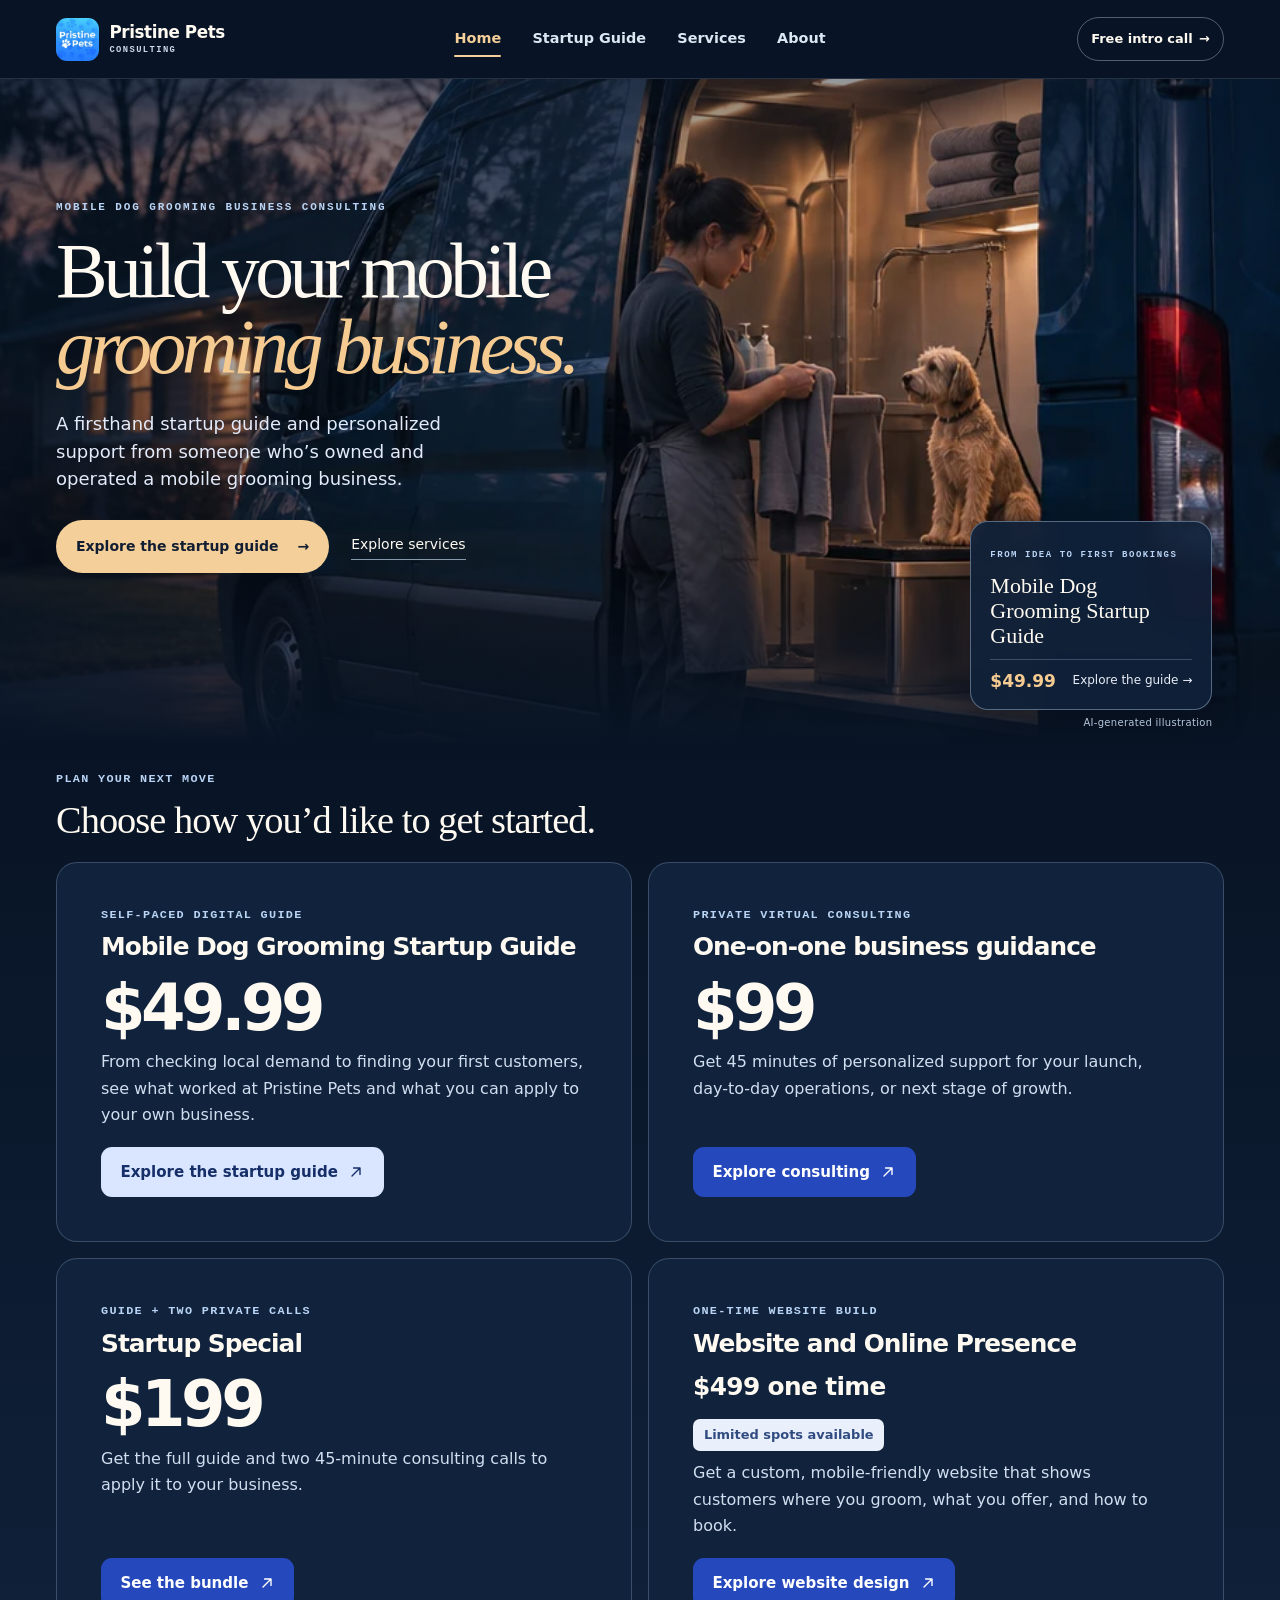
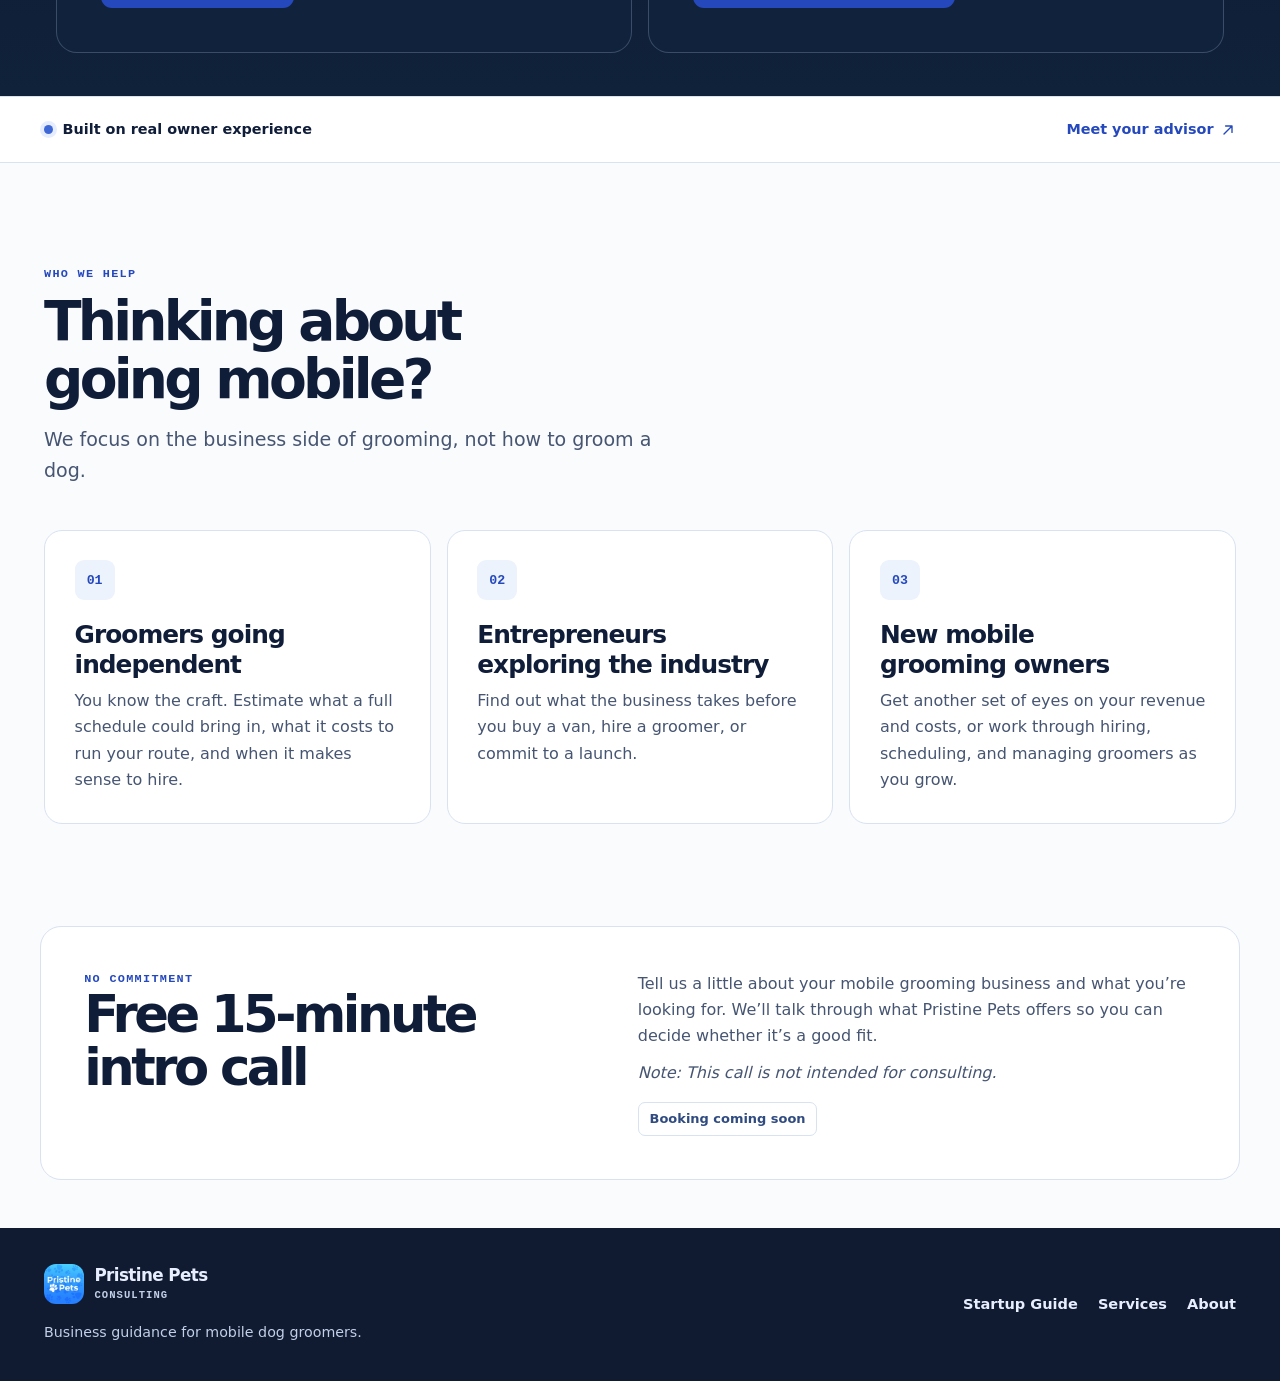
<file: index.html>
<!doctype html>
<html lang="en"><head><meta charset="utf-8"><meta name="viewport" content="width=device-width, initial-scale=1"><title>Pristine Pets Consulting | Mobile Dog Grooming Business Consulting</title><meta name="description" content="Plan a mobile dog grooming business with the $49.99 startup guide and virtual consulting from a former owner and operator."><link rel="icon" href="./pristine-pets-logo.webp"><link rel="stylesheet" href="./consulting.css?v=5"><link rel="stylesheet" href="./cinematic-home.css?v=2"><link rel="stylesheet" href="/consulting-nav.css"></head>
<body class="page-home cinematic-home"><a class="skip" href="#main">Skip to content</a><header class="site-header"><div class="wrap header-inner">
<a class="brand" href="/"><img class="mark" src="/pristine-pets-logo.webp" width="43" height="43" alt=""><span>Pristine Pets<small>Consulting</small></span></a>
<nav class="site-nav" aria-label="Main"><a href="/" aria-current="page">Home</a><a href="/startup-guide/">Startup Guide</a><a href="/business-services/">Services</a><a href="/about/">About</a></nav>
<a class="header-intro" href="/#intro-call">Free intro call <span aria-hidden="true">→</span></a>
</div></header>
<main id="main">
<section class="scene"><picture class="hero-art" aria-hidden="true"><source media="(max-width:760px)" srcset="./images/home-blue-hour-mobile.webp"><img src="./images/home-blue-hour.webp" width="1672" height="941" alt="" fetchpriority="high"></picture><div class="hero-layout wrap"><div class="copy"><p class="eyebrow">Mobile dog grooming business consulting</p><h1>Build your mobile<br><em>grooming business.</em></h1><p>A firsthand startup guide and personalized support from someone who’s owned and operated a mobile grooming business.</p><div class="actions"><a class="btn" href="/startup-guide/">Explore the startup guide <span>→</span></a><a class="text-link" href="./business-services/">Explore services</a></div></div><a class="card" href="/startup-guide/"><span class="eyebrow">From idea to first bookings</span><strong>Mobile Dog Grooming Startup Guide</strong><span class="price"><b>$49.99</b><span>Explore the guide →</span></span></a><span class="scene-note">AI-generated illustration</span></div></section><section class="section home-options" aria-labelledby="next-step"><div class="wrap">
<div class="section-heading"><p class="eyebrow">Plan your next move</p><h2 id="next-step">Choose how you’d like to get started.</h2></div>
<div class="option-grid">
<article class="offer home-guide"><p class="eyebrow">Self-paced digital guide</p><h3>Mobile Dog Grooming Startup Guide</h3><strong class="price">$49.99</strong><p class="price-note">From checking local demand to finding your first customers, see what worked at Pristine Pets and what you can apply to your own business.</p><a class="button" href="/startup-guide/">Explore the startup guide <svg class="link-icon" width="16" height="16" viewBox="0 0 20 20" fill="none" stroke="currentColor" stroke-width="1.7" stroke-linecap="round" stroke-linejoin="round" aria-hidden="true"><path d="M5 15 15 5M7 5h8v8"/></svg></a></article>
<article class="offer home-call"><p class="eyebrow">Private virtual consulting</p><h3>One-on-one business guidance</h3><strong class="price">$99</strong><p class="price-note">Get 45 minutes of personalized support for your launch, day-to-day operations, or next stage of growth.</p><a class="button" href="./business-services/#consulting">Explore consulting <svg class="link-icon" width="16" height="16" viewBox="0 0 20 20" fill="none" stroke="currentColor" stroke-width="1.7" stroke-linecap="round" stroke-linejoin="round" aria-hidden="true"><path d="M5 15 15 5M7 5h8v8"/></svg></a></article>
<article class="offer home-bundle"><p class="eyebrow">Guide + two private calls</p><h3>Startup Special</h3><strong class="price">$199</strong><p class="price-note">Get the full guide and two 45-minute consulting calls to apply it to your business.</p><a class="button" href="./startup-guide/#startup-special">See the bundle <svg class="link-icon" width="16" height="16" viewBox="0 0 20 20" fill="none" stroke="currentColor" stroke-width="1.7" stroke-linecap="round" stroke-linejoin="round" aria-hidden="true"><path d="M5 15 15 5M7 5h8v8"/></svg></a></article>
<article class="offer home-web"><p class="eyebrow">One-time website build</p><h3>Website and Online Presence</h3><p class="option-rate">$499 one time</p><p class="badge">Limited spots available</p><p class="price-note">Get a custom, mobile-friendly website that shows customers where you groom, what you offer, and how to book.</p><a class="button" href="./business-services/#website-support">Explore website design <svg class="link-icon" width="16" height="16" viewBox="0 0 20 20" fill="none" stroke="currentColor" stroke-width="1.7" stroke-linecap="round" stroke-linejoin="round" aria-hidden="true"><path d="M5 15 15 5M7 5h8v8"/></svg></a></article>
</div>
</div></section><div class="proof-bar"><div class="wrap proof-inner"><p><span class="proof-dot" aria-hidden="true"></span> Built on real owner experience</p><a href="./about/">Meet your advisor <svg class="link-icon" width="16" height="16" viewBox="0 0 20 20" fill="none" stroke="currentColor" stroke-width="1.7" stroke-linecap="round" stroke-linejoin="round" aria-hidden="true"><path d="M5 15 15 5M7 5h8v8"/></svg></a></div></div>
<section class="section fit-section"><div class="wrap">
<div class="section-heading"><p class="eyebrow">Who we help</p><h2>Thinking about going mobile?</h2><p class="lede">We focus on the business side of grooming, not how to groom a dog.</p></div>
<ul class="fit-list fit-cards">
<li><div class="card-index" aria-hidden="true">01</div><h3>Groomers going independent</h3><p>You know the craft. Estimate what a full schedule could bring in, what it costs to run your route, and when it makes sense to hire.</p></li>
<li><div class="card-index" aria-hidden="true">02</div><h3>Entrepreneurs exploring the industry</h3><p>Find out what the business takes before you buy a van, hire a groomer, or commit to a launch.</p></li>
<li><div class="card-index" aria-hidden="true">03</div><h3>New mobile grooming owners</h3><p>Get another set of eyes on your revenue and costs, or work through hiring, scheduling, and managing groomers as you grow.</p></li>
</ul></div></section>
<section class="home-intro" id="intro-call" aria-labelledby="intro-title"><div class="wrap">
<div class="intro-panel"><div><p class="eyebrow">No commitment</p><h2 id="intro-title">Free 15-minute intro call</h2></div>
<div><p>Tell us a little about your mobile grooming business and what you’re looking for. We’ll talk through what Pristine Pets offers so you can decide whether it’s a good fit.</p>
<p><em>Note: This call is not intended for consulting.</em></p>
<p class="badge">Booking coming soon</p></div></div>
</div></section>
</main><footer class="foot"><div class="wrap footer-inner">
<div><a class="brand" href="./"><img class="mark" src="./pristine-pets-logo.webp" width="40" height="40" alt=""><span>Pristine Pets<small>Consulting</small></span></a><p>Business guidance for mobile dog groomers.</p></div>
<nav aria-label="Footer"><a href="./startup-guide/">Startup Guide</a><a href="./business-services/">Services</a><a href="./about/">About</a></nav>
</div></footer></body></html>
</file>
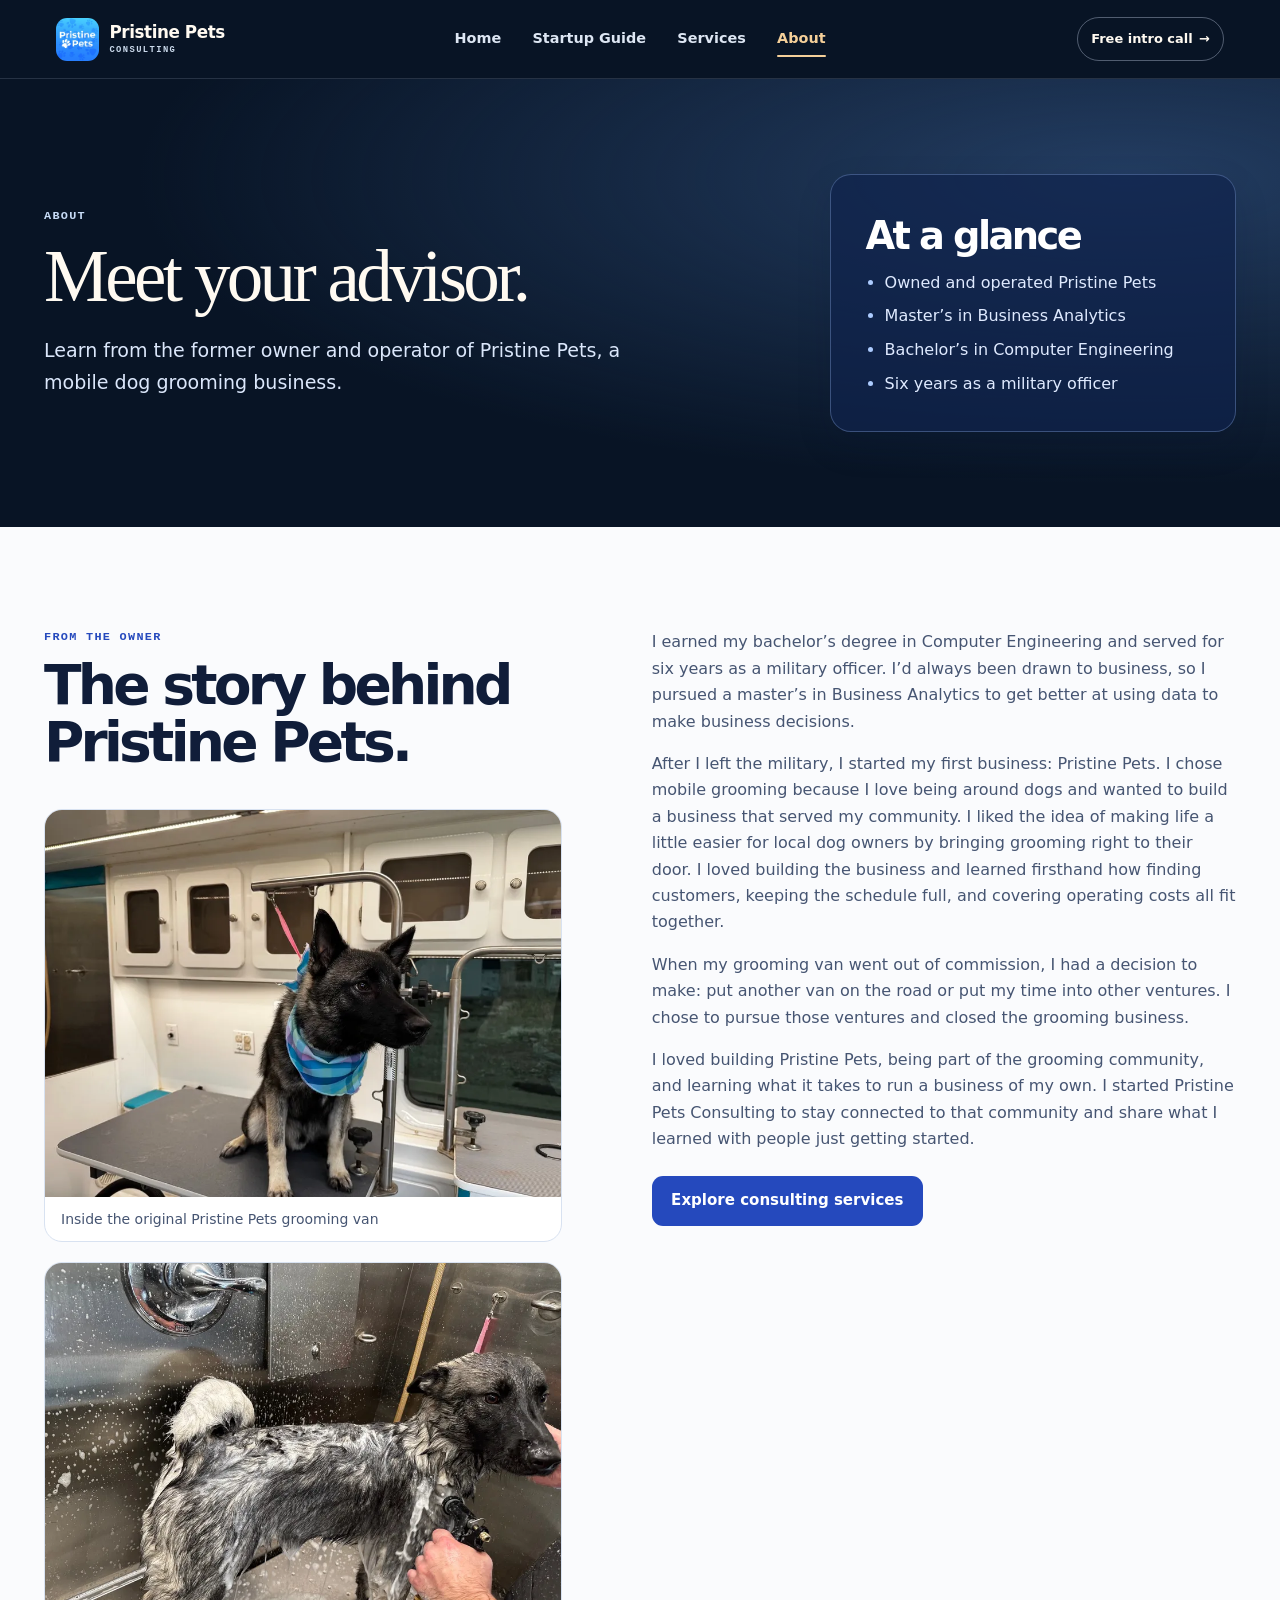
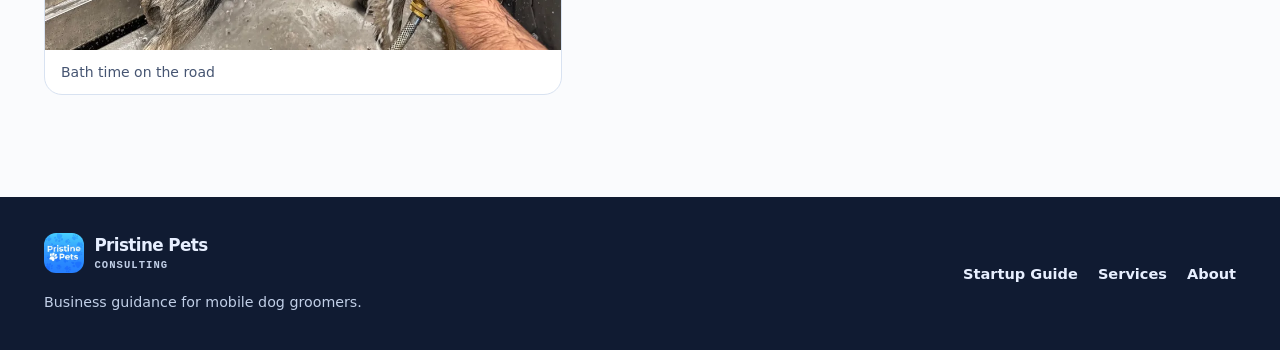
<file: about/index.html>
<!doctype html>
<html lang="en"><head><meta charset="utf-8"><meta name="viewport" content="width=device-width, initial-scale=1"><title>About | Pristine Pets Consulting</title><meta name="description" content="Meet the advisor behind Pristine Pets Consulting, a former mobile dog grooming business owner and military officer."><link rel="icon" href="../pristine-pets-logo.webp"><link rel="stylesheet" href="../consulting.css?v=5"><link rel="stylesheet" href="./about.css?v=3"><link rel="stylesheet" href="/consulting-nav.css"></head>
<body class="page-about"><a class="skip" href="#main">Skip to content</a>
<header class="site-header"><div class="wrap header-inner">
<a class="brand" href="/"><img class="mark" src="/pristine-pets-logo.webp" width="43" height="43" alt=""><span>Pristine Pets<small>Consulting</small></span></a>
<nav class="site-nav" aria-label="Main"><a href="/">Home</a><a href="/startup-guide/">Startup Guide</a><a href="/business-services/">Services</a><a href="/about/" aria-current="page">About</a></nav>
<a class="header-intro" href="/#intro-call">Free intro call <span aria-hidden="true">→</span></a>
</div></header>
<main id="main">
<section class="hero compact-hero"><div class="wrap hero-grid">
<div><p class="eyebrow">About</p><h1>Meet your advisor.</h1><p class="lede">Learn from the former owner and operator of Pristine Pets, a mobile dog grooming business.</p></div>
<aside class="aside" aria-labelledby="qualifications"><h2 id="qualifications">At a glance</h2>
<ul class="credentials"><li>Owned and operated Pristine Pets</li><li>Master’s in Business Analytics</li><li>Bachelor’s in Computer Engineering</li><li>Six years as a military officer</li></ul></aside>
</div></section>
<section class="section"><div class="wrap grid owner-grid">
<div class="owner-heading"><p class="eyebrow">From the owner</p><h2>The story behind Pristine Pets.</h2></div>
<div class="story">
<p>I earned my bachelor’s degree in Computer Engineering and served for six years as a military officer. I’d always been drawn to business, so I pursued a master’s in Business Analytics to get better at using data to make business decisions.</p>
<p>After I left the military, I started my first business: Pristine Pets. I chose mobile grooming because I love being around dogs and wanted to build a business that served my community. I liked the idea of making life a little easier for local dog owners by bringing grooming right to their door. I loved building the business and learned firsthand how finding customers, keeping the schedule full, and covering operating costs all fit together.</p>
<p>When my grooming van went out of commission, I had a decision to make: put another van on the road or put my time into other ventures. I chose to pursue those ventures and closed the grooming business.</p>
<p>I loved building Pristine Pets, being part of the grooming community, and learning what it takes to run a business of my own. I started Pristine Pets Consulting to stay connected to that community and share what I learned with people just getting started.</p>
<a class="button" href="../business-services/">Explore consulting services</a>
</div>
<div class="owner-photos">
  <figure><img src="./grooming-table.webp" width="900" height="675" loading="lazy" decoding="async" alt="Dog in a blue plaid bandana sitting on the grooming table inside the mobile van."><figcaption>Inside the original Pristine Pets grooming van</figcaption></figure>
  <figure><img src="./bath-time.webp" width="900" height="675" loading="lazy" decoding="async" alt="A dog being rinsed in the van’s stainless-steel grooming tub."><figcaption>Bath time on the road</figcaption></figure>
</div></div></section>
</main><footer class="foot"><div class="wrap footer-inner">
<div><a class="brand" href="../"><img class="mark" src="../pristine-pets-logo.webp" width="40" height="40" alt=""><span>Pristine Pets<small>Consulting</small></span></a><p>Business guidance for mobile dog groomers.</p></div>
<nav aria-label="Footer"><a href="../startup-guide/">Startup Guide</a><a href="../business-services/">Services</a><a href="../about/">About</a></nav>
</div></footer></body></html>
</file>
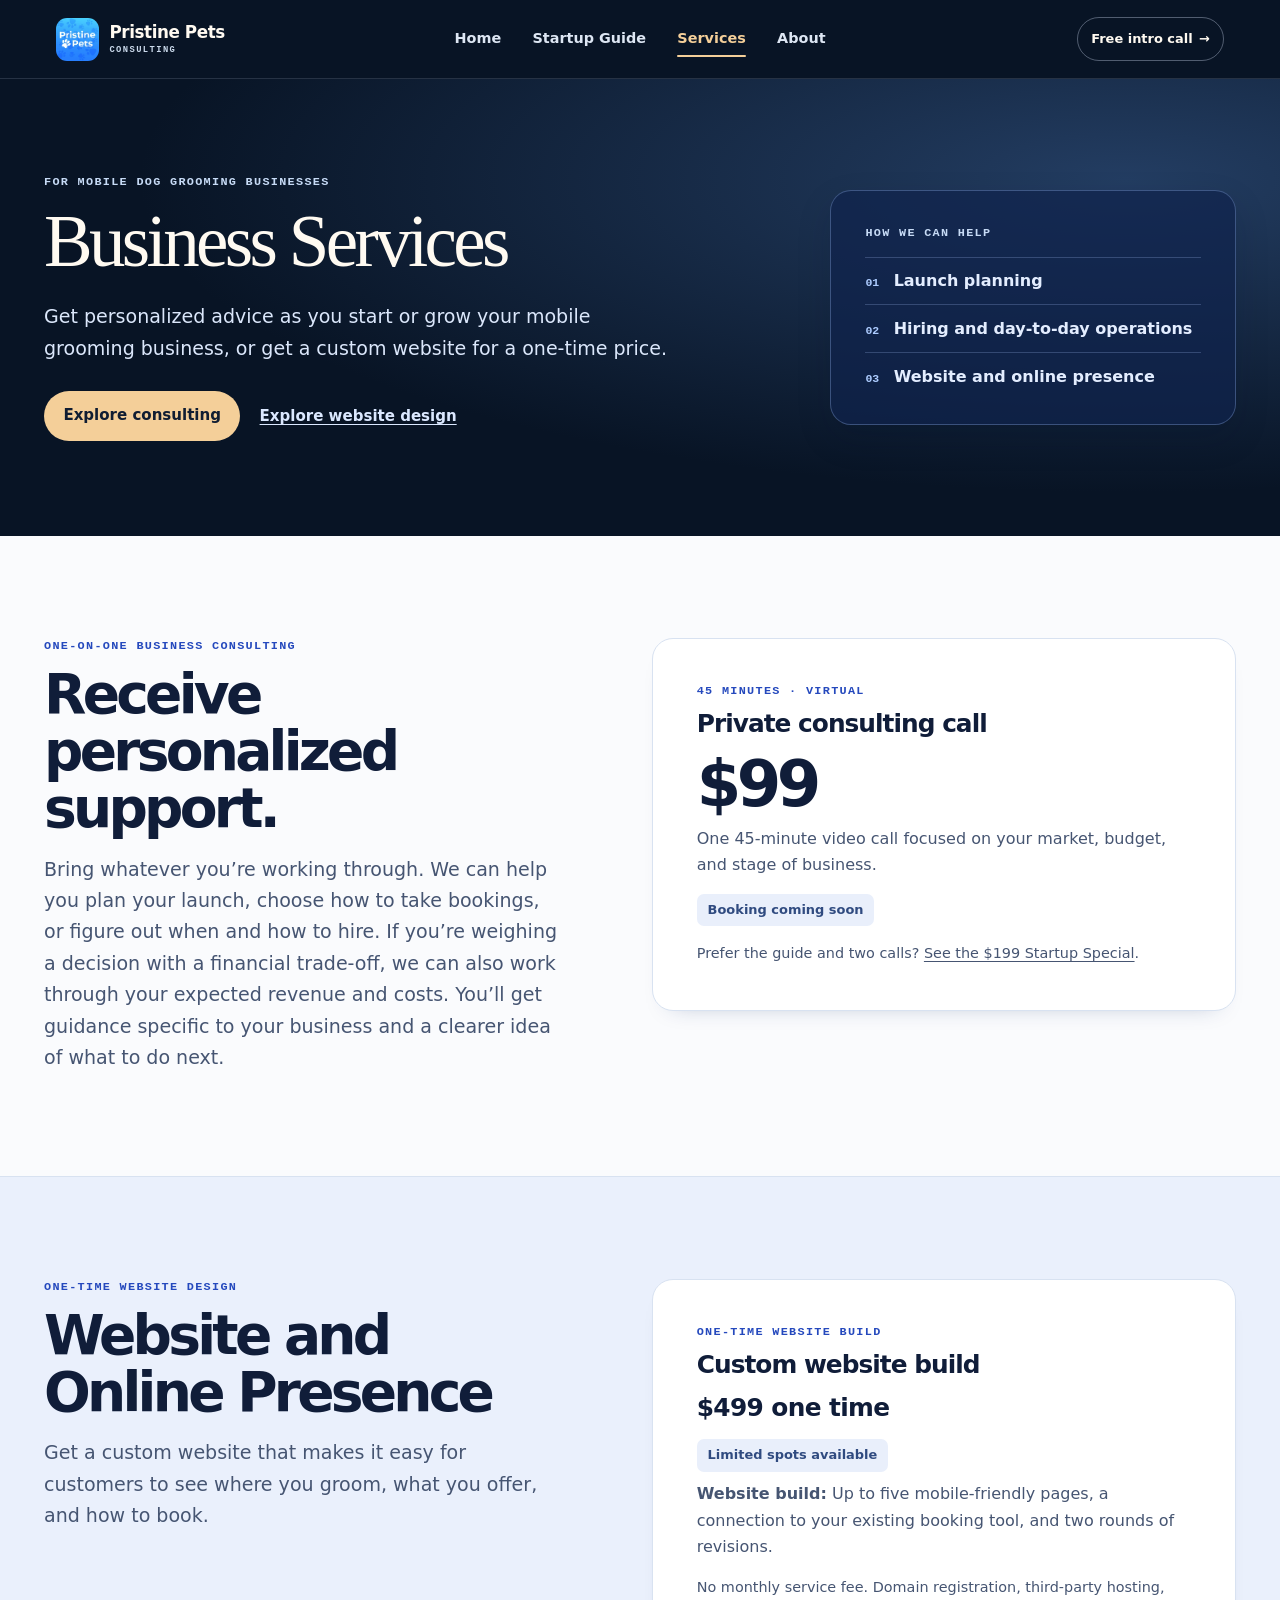
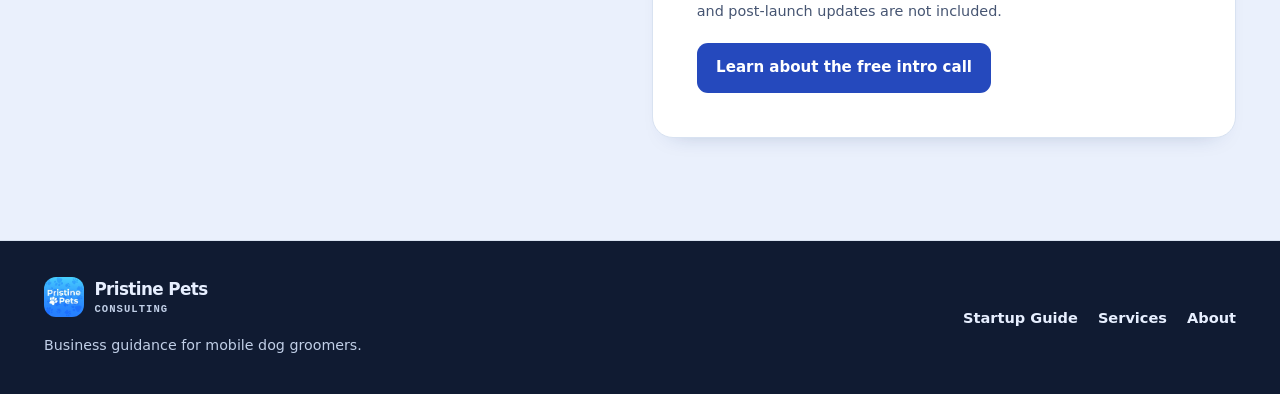
<file: business-services/index.html>
<!doctype html>
<html lang="en"><head><meta charset="utf-8"><meta name="viewport" content="width=device-width, initial-scale=1"><title>Business Services | Pristine Pets Consulting</title><meta name="description" content="Personalized business consulting and one-time website design for mobile dog grooming businesses."><link rel="icon" href="../pristine-pets-logo.webp"><link rel="stylesheet" href="../consulting.css?v=5"><script>(()=>{function routeOldLinks(){if(location.hash==="#intro-call")location.replace("../#intro-call");else if(location.hash==="#coming-soon")location.replace("#website-support");}routeOldLinks();window.addEventListener("hashchange",routeOldLinks);})();</script><link rel="stylesheet" href="/consulting-nav.css"></head>
<body class="page-services"><a class="skip" href="#main">Skip to content</a>
<header class="site-header"><div class="wrap header-inner">
<a class="brand" href="/"><img class="mark" src="/pristine-pets-logo.webp" width="43" height="43" alt=""><span>Pristine Pets<small>Consulting</small></span></a>
<nav class="site-nav" aria-label="Main"><a href="/">Home</a><a href="/startup-guide/">Startup Guide</a><a href="/business-services/" aria-current="page">Services</a><a href="/about/">About</a></nav>
<a class="header-intro" href="/#intro-call">Free intro call <span aria-hidden="true">→</span></a>
</div></header>
<main id="main">
<section class="hero compact-hero"><div class="wrap hero-grid"><div><p class="eyebrow">For mobile dog grooming businesses</p><h1>Business Services</h1>
<p class="lede">Get personalized advice as you start or grow your mobile grooming business, or get a custom website for a one-time price.</p>
<div class="hero-actions"><a class="button" href="#consulting">Explore consulting</a><a class="advisor-link" href="#website-support">Explore website design</a></div></div>
<aside class="session-card" aria-labelledby="session-card-title">
<p class="eyebrow" id="session-card-title">How we can help</p>
<ul>
<li><span aria-hidden="true">01</span> Launch planning</li>
<li><span aria-hidden="true">02</span> Hiring and day-to-day operations</li>
<li><span aria-hidden="true">03</span> Website and online presence</li>
</ul>
</aside></div></section>
<section class="section" id="consulting"><div class="wrap grid">
<div><p class="eyebrow">One-on-one business consulting</p><h2>Receive personalized support.</h2>
<p class="lede">Bring whatever you’re working through. We can help you plan your launch, choose how to take bookings, or figure out when and how to hire. If you’re weighing a decision with a financial trade-off, we can also work through your expected revenue and costs. You’ll get guidance specific to your business and a clearer idea of what to do next.</p></div>
<article class="offer"><p class="eyebrow">45 minutes · virtual</p><h3>Private consulting call</h3><strong class="price">$99</strong><p class="price-note">One 45-minute video call focused on your market, budget, and stage of business.</p><p class="badge">Booking coming soon</p><p class="sales-note">Prefer the guide and two calls? <a href="../startup-guide/#startup-special">See the $199 Startup Special</a>.</p></article>
</div></section>
<section class="section bordered" id="website-support"><div class="wrap grid">
<div><p class="eyebrow">One-time website design</p><h2>Website and Online Presence</h2><p class="lede">Get a custom website that makes it easy for customers to see where you groom, what you offer, and how to book.</p></div>
<article class="offer">
<p class="eyebrow">One-time website build</p>
<h3>Custom website build</h3>
<p class="option-rate">$499 one time</p>
<p class="badge">Limited spots available</p>
<p class="price-note"><strong>Website build:</strong> Up to five mobile-friendly pages, a connection to your existing booking tool, and two rounds of revisions.</p>
<p class="sales-note">No monthly service fee. Domain registration, third-party hosting, and post-launch updates are not included.</p>
<a class="button" href="../#intro-call">Learn about the free intro call</a>
</article>
</div></section>
</main><footer class="foot"><div class="wrap footer-inner">
<div><a class="brand" href="../"><img class="mark" src="../pristine-pets-logo.webp" width="40" height="40" alt=""><span>Pristine Pets<small>Consulting</small></span></a><p>Business guidance for mobile dog groomers.</p></div>
<nav aria-label="Footer"><a href="../startup-guide/">Startup Guide</a><a href="../business-services/">Services</a><a href="../about/">About</a></nav>
</div></footer></body></html>
</file>
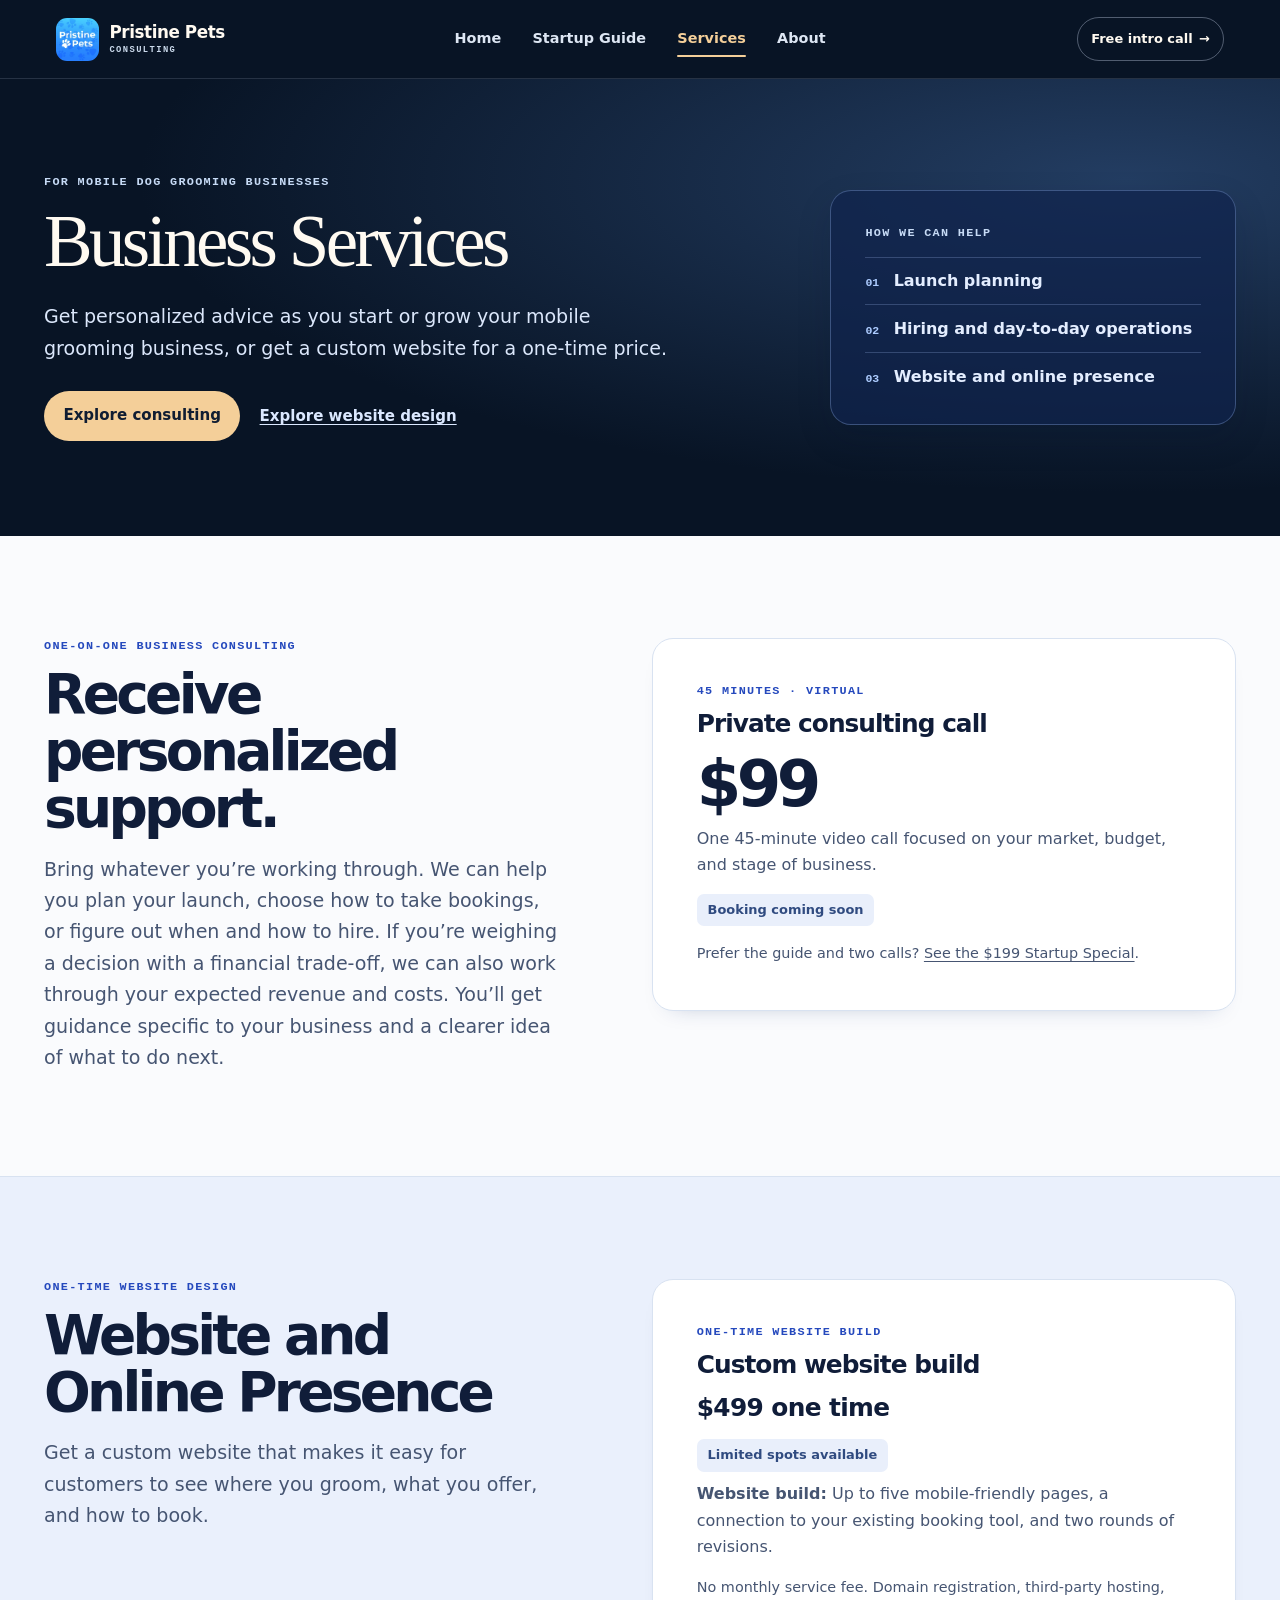
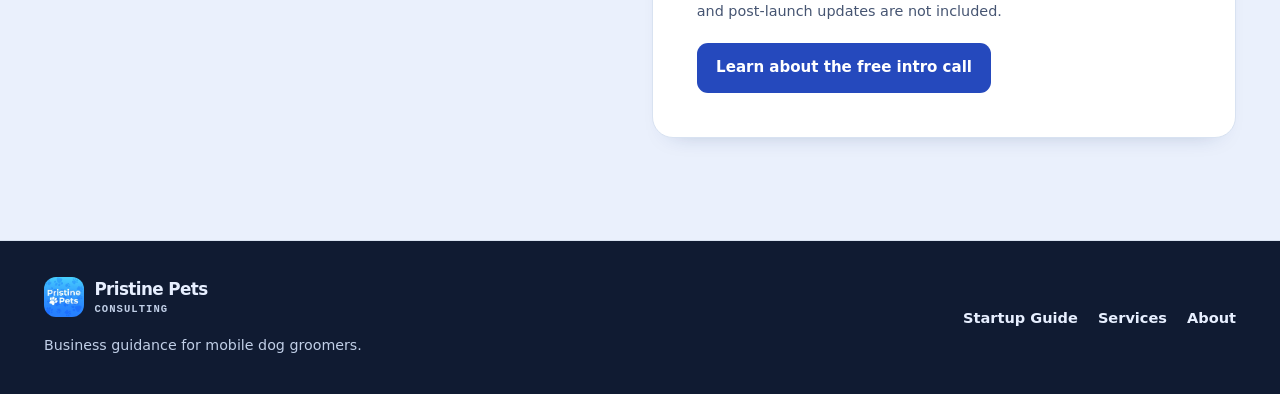
<file: business-tools/index.html>
<!doctype html>
<html lang="en"><head><meta charset="utf-8"><meta name="viewport" content="width=device-width, initial-scale=1"><meta name="robots" content="noindex,follow"><title>Explore our business services | Pristine Pets Consulting</title><meta http-equiv="refresh" content="0; url=../business-services/#website-support"><link rel="stylesheet" href="../consulting.css"></head><body><main class="section"><div class="wrap"><h1>Explore our business services</h1><p><a href="../business-services/#website-support">See website and online presence support</a>.</p></div></main></body></html>
</file>
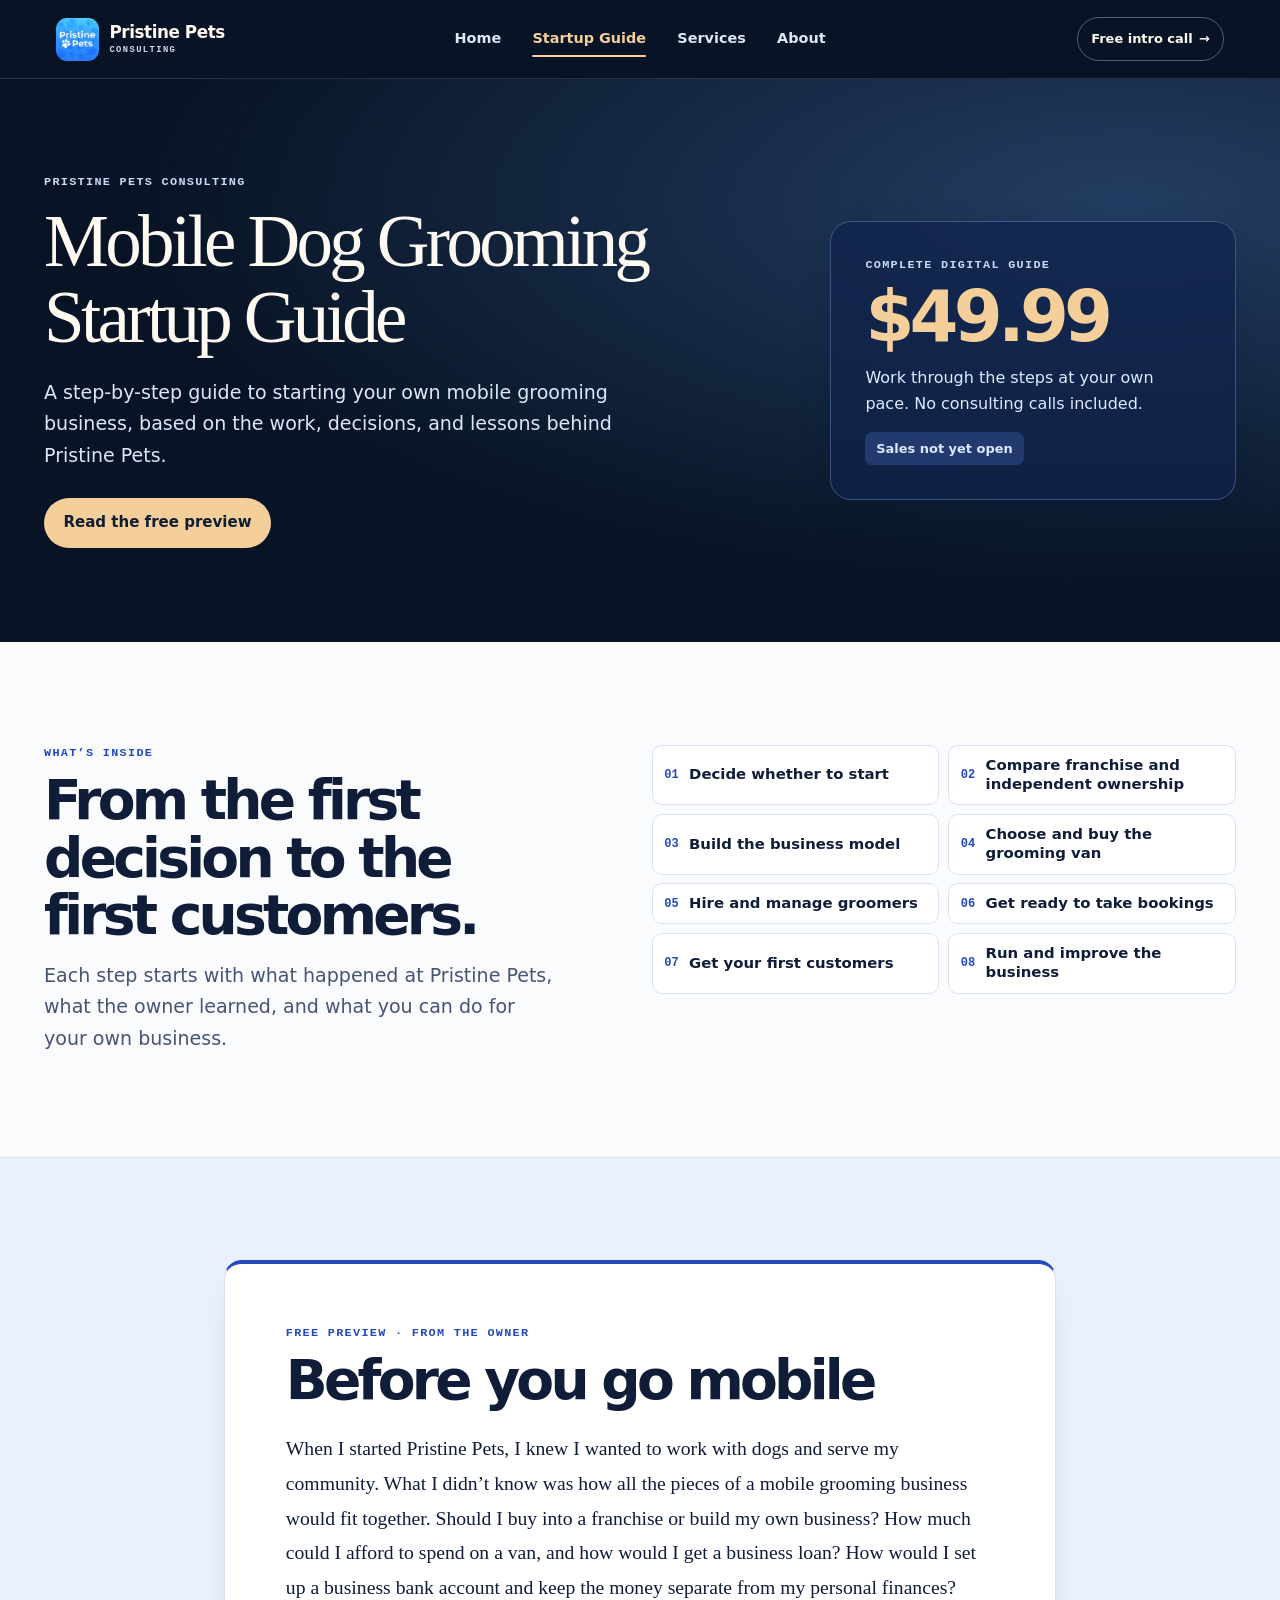
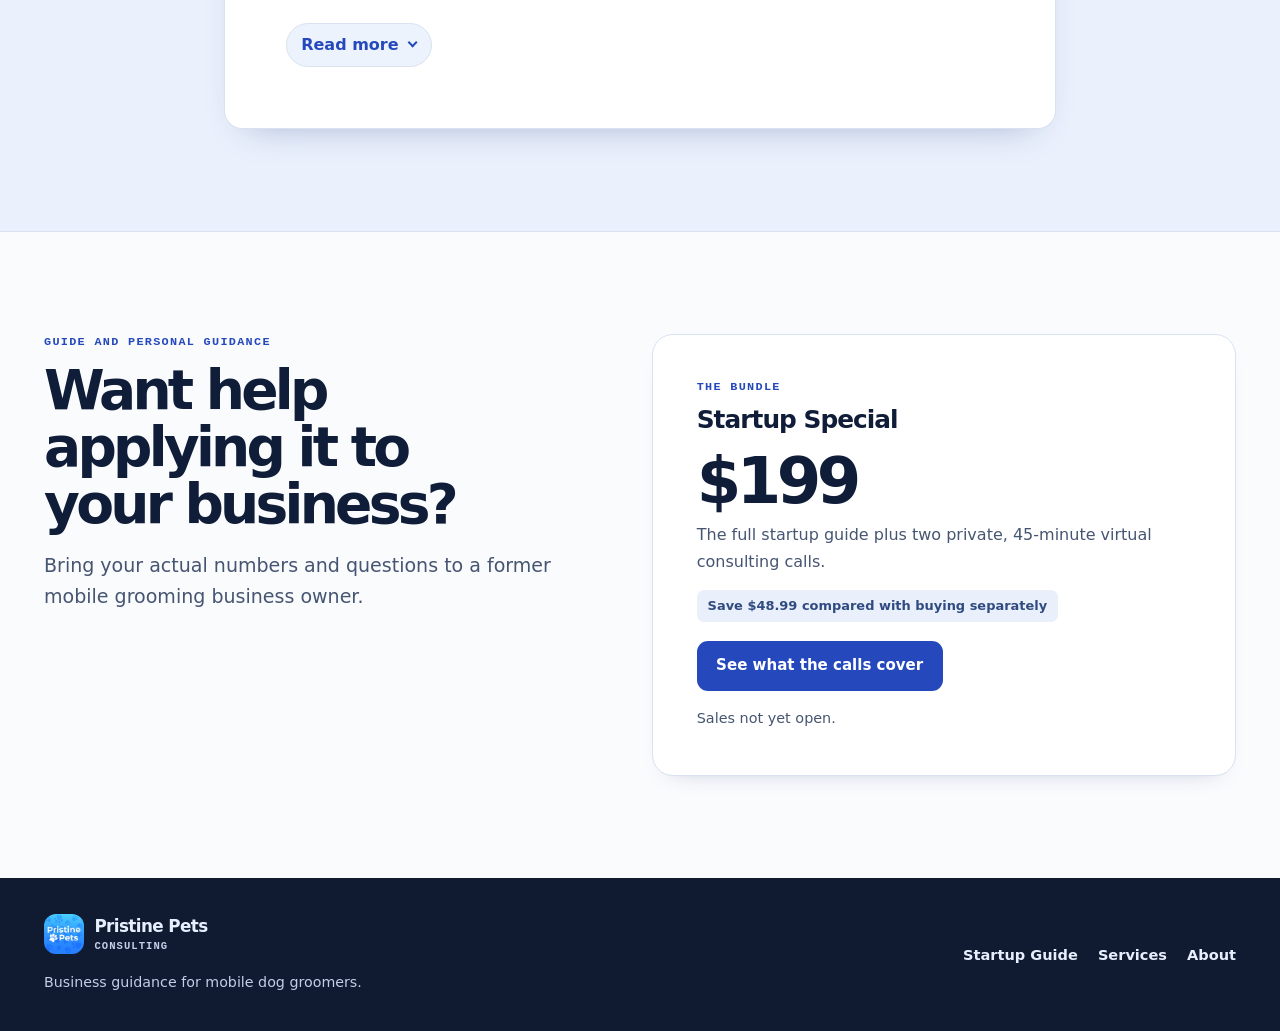
<file: pricing/index.html>
<!doctype html>
<html lang="en"><head><meta charset="utf-8"><meta name="viewport" content="width=device-width, initial-scale=1"><meta name="robots" content="noindex,follow"><title>Pricing has moved | Pristine Pets Consulting</title><script>if(location.hash==="#intro-call")location.replace("../#intro-call");else if(location.hash==="#included")location.replace("../startup-guide/#included");else location.replace("../startup-guide/");</script><noscript><meta http-equiv="refresh" content="0; url=../startup-guide/"></noscript><link rel="stylesheet" href="../consulting.css"></head><body><main class="section"><div class="wrap"><h1>Pricing has moved</h1><p><a href="../startup-guide/">View startup guide and bundle pricing</a>.</p></div></main></body></html>
</file>
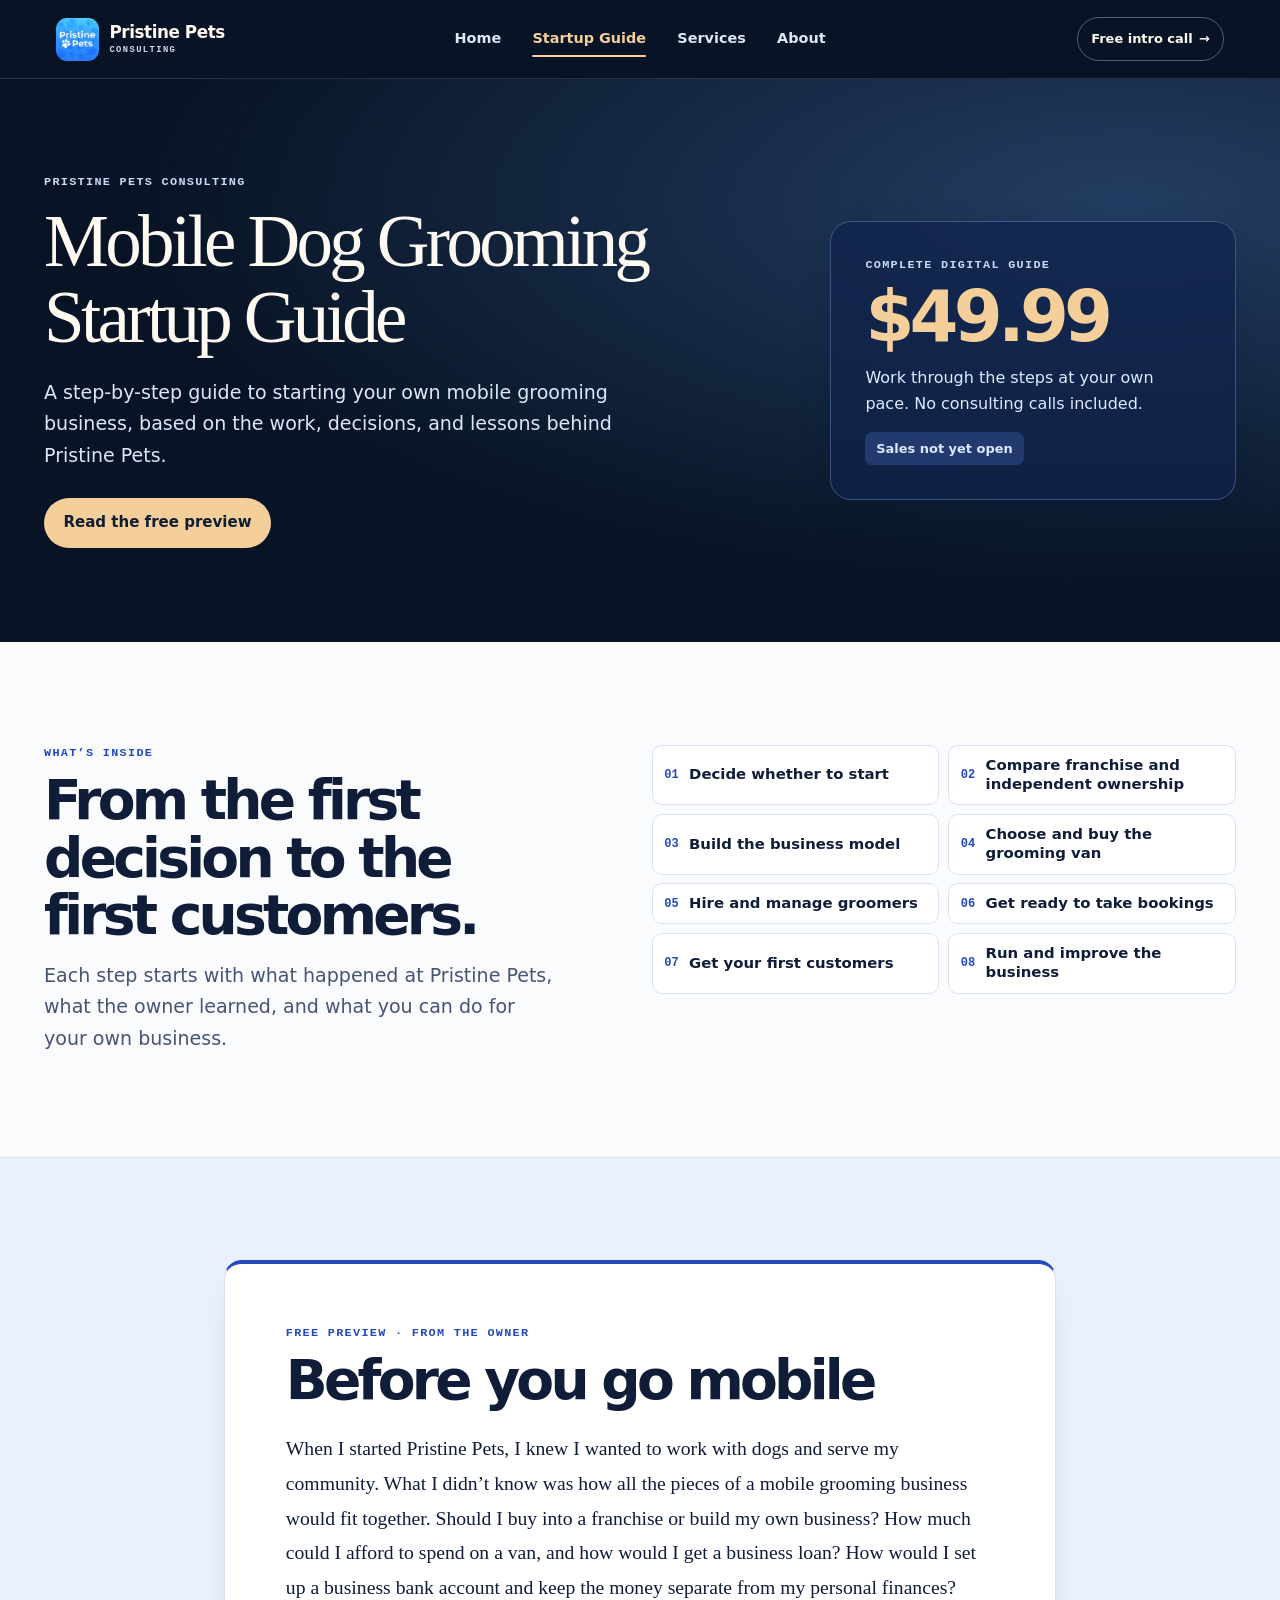
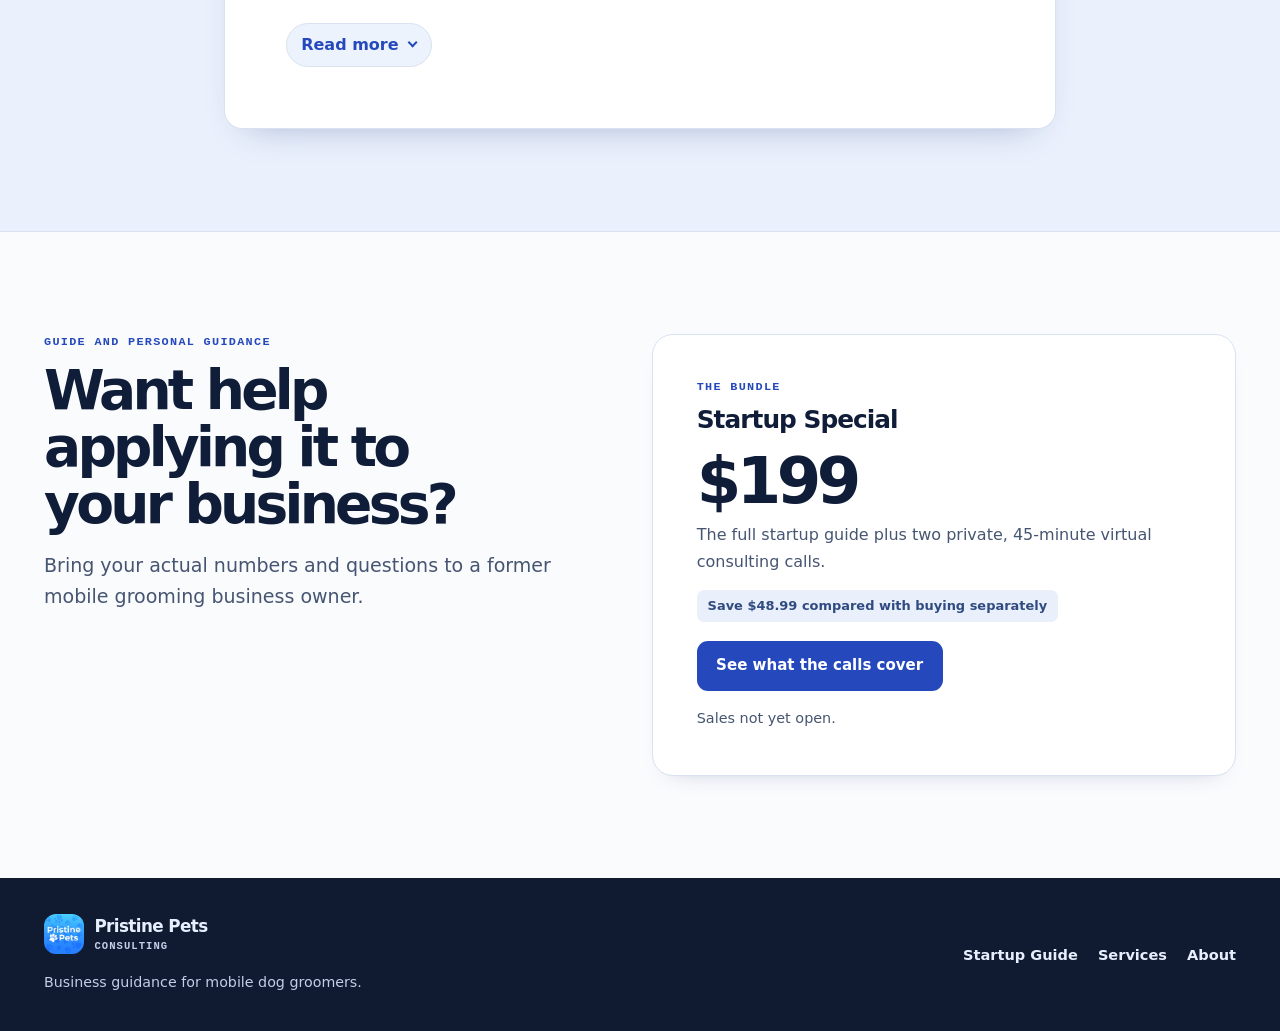
<file: startup-guide/index.html>
<!doctype html>
<html lang="en"><head><meta charset="utf-8"><meta name="viewport" content="width=device-width, initial-scale=1"><title>Startup Guide | Pristine Pets Consulting</title><meta name="description" content="Explore the $49.99 mobile dog grooming startup guide, read the opening free, and see the Startup Special with two private consulting calls."><link rel="icon" href="../pristine-pets-logo.webp"><link rel="stylesheet" href="../consulting.css?v=5"><link rel="stylesheet" href="/consulting-nav.css"></head>
<body class="page-guide"><a class="skip" href="#main">Skip to content</a>
<header class="site-header"><div class="wrap header-inner">
<a class="brand" href="/"><img class="mark" src="/pristine-pets-logo.webp" width="43" height="43" alt=""><span>Pristine Pets<small>Consulting</small></span></a>
<nav class="site-nav" aria-label="Main"><a href="/">Home</a><a href="/startup-guide/" aria-current="page">Startup Guide</a><a href="/business-services/">Services</a><a href="/about/">About</a></nav>
<a class="header-intro" href="/#intro-call">Free intro call <span aria-hidden="true">→</span></a>
</div></header>
<main id="main">
<section class="hero compact-hero"><div class="wrap hero-grid">
<div><p class="eyebrow">Pristine Pets Consulting</p><h1>Mobile Dog Grooming Startup Guide</h1>
<p class="lede">A step-by-step guide to starting your own mobile grooming business, based on the work, decisions, and lessons behind Pristine Pets.</p>
<a class="button" href="#preview">Read the free preview</a></div>
<aside class="aside price-aside" aria-labelledby="guide-price"><p class="eyebrow">Complete digital guide</p><h2 id="guide-price">$49.99</h2><p>Work through the steps at your own pace. No consulting calls included.</p><p class="badge">Sales not yet open</p></aside>
</div></section>
<section id="included" class="section contents-section"><div class="wrap grid">
<div><p class="eyebrow">What’s inside</p><h2>From the first decision to the first customers.</h2><p class="lede">Each step starts with what happened at Pristine Pets, what the owner learned, and what you can do for your own business.</p></div>
<ol class="guide-steps"><li>Decide whether to start</li><li>Compare franchise and independent ownership</li><li>Build the business model</li><li>Choose and buy the grooming van</li><li>Hire and manage groomers</li><li>Get ready to take bookings</li><li>Get your first customers</li><li>Run and improve the business</li></ol>
</div></section>
<section id="preview" class="section bordered" aria-labelledby="preview-title"><div class="wrap">
<article class="guide-excerpt">
<p class="eyebrow">Free preview · From the owner</p><h2 id="preview-title">Before you go mobile</h2>
<p>When I started Pristine Pets, I knew I wanted to work with dogs and serve my community. What I didn’t know was how all the pieces of a mobile grooming business would fit together. Should I buy into a franchise or build my own business? How much could I afford to spend on a van, and how would I get a business loan? How would I set up a business bank account and keep the money separate from my personal finances?</p>
<details class="guide-disclosure">
<summary><span class="guide-expand">Read more</span><span class="guide-collapse">Read less</span><span class="guide-chevron" aria-hidden="true"></span></summary>
<div class="guide-remainder">
<p>Then there was the work of getting open. What insurance did I need? How would I take bookings and payments, keep track of taxes, and find my first customers? And once I had a groomer, how was I going to keep their schedule full enough that they’d want to stick around? It’s easy to picture a day grooming dogs and miss how much work goes into making that day happen.</p>
<p>I’ll walk you through the work I did and the decisions I made while building Pristine Pets. I’ll tell you what worked, what I’d change, and what I wish I’d known sooner. You’ll get practical next steps for your own business. If what I learned helps you make even one better decision than I did, that’s exactly why I wrote this guide.</p>
<p>One thing I wish more people said up front about starting a business: expect to get some things wrong. You’ll make decisions you’d make differently the second time around. That’s part of it. What matters is noticing when something isn’t working, figuring out what you can change, and taking the next step.</p>
<p>You don’t have to read this straight through. If you’re still deciding whether to go mobile, start at Step 1. If you already have a van and want to fill your schedule, jump to Step 7. And if you’re grooming on your own with no plans to hire, skip Step 5.</p>
<aside class="guide-buy" aria-labelledby="guide-buy-title">
<div><span class="eyebrow">Full digital guide</span><h3 id="guide-buy-title">Mobile Dog Grooming Startup Guide</h3></div>
<div class="guide-buy-rate"><strong>$49.99</strong><span>Online purchase coming soon</span></div>
<a href="#startup-special">See the guide + two consulting calls →</a>
</aside>
</div></details>
</article></div></section>
<section id="startup-special" class="section"><div class="wrap grid">
<div><p class="eyebrow">Guide and personal guidance</p><h2>Want help applying it to your business?</h2><p class="lede">Bring your actual numbers and questions to a former mobile grooming business owner.</p></div>
<article class="offer"><p class="eyebrow">The bundle</p><h3>Startup Special</h3><strong class="price">$199</strong><p class="price-note">The full startup guide plus two private, 45-minute virtual consulting calls.</p><p class="badge">Save $48.99 compared with buying separately</p><div><a class="button" href="../business-services/#consulting">See what the calls cover</a></div><p class="sales-note">Sales not yet open.</p></article>
</div></section>
</main><footer class="foot"><div class="wrap footer-inner">
<div><a class="brand" href="../"><img class="mark" src="../pristine-pets-logo.webp" width="40" height="40" alt=""><span>Pristine Pets<small>Consulting</small></span></a><p>Business guidance for mobile dog groomers.</p></div>
<nav aria-label="Footer"><a href="../startup-guide/">Startup Guide</a><a href="../business-services/">Services</a><a href="../about/">About</a></nav>
</div></footer></body></html>
</file>
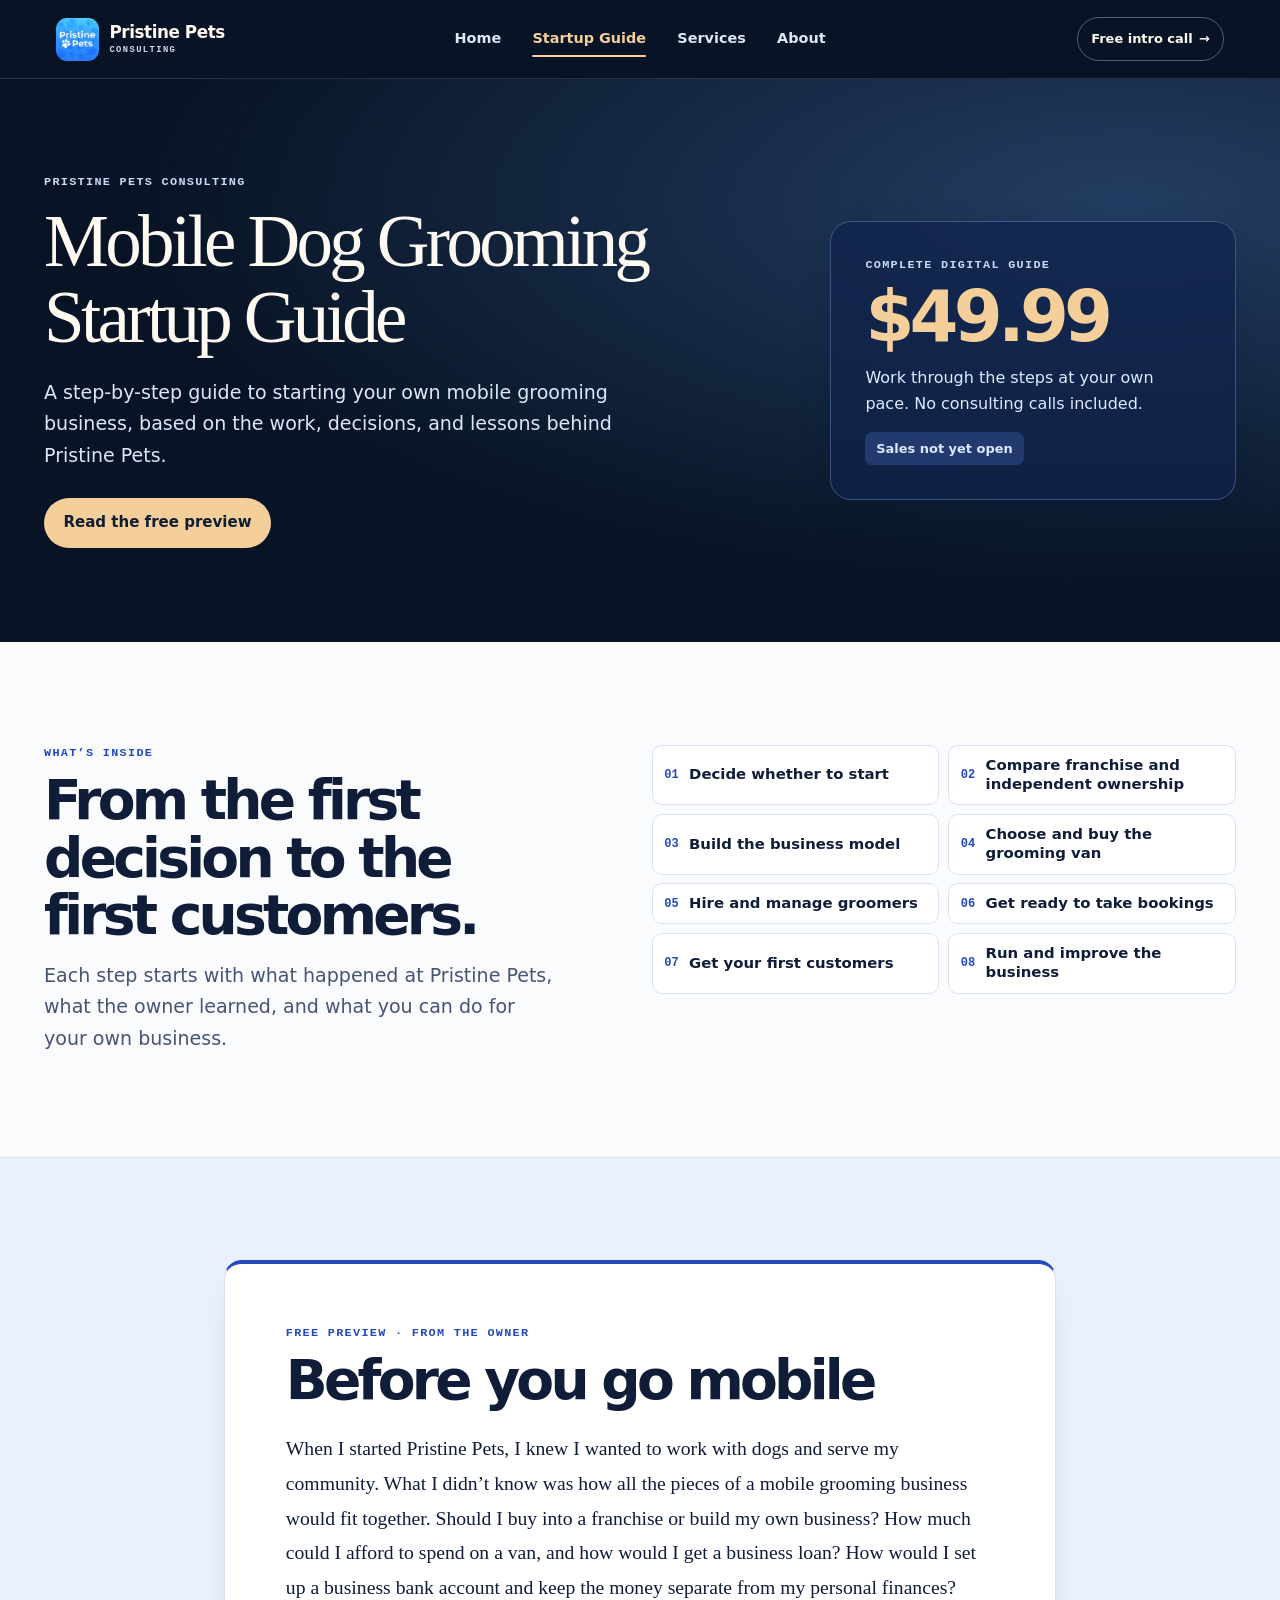
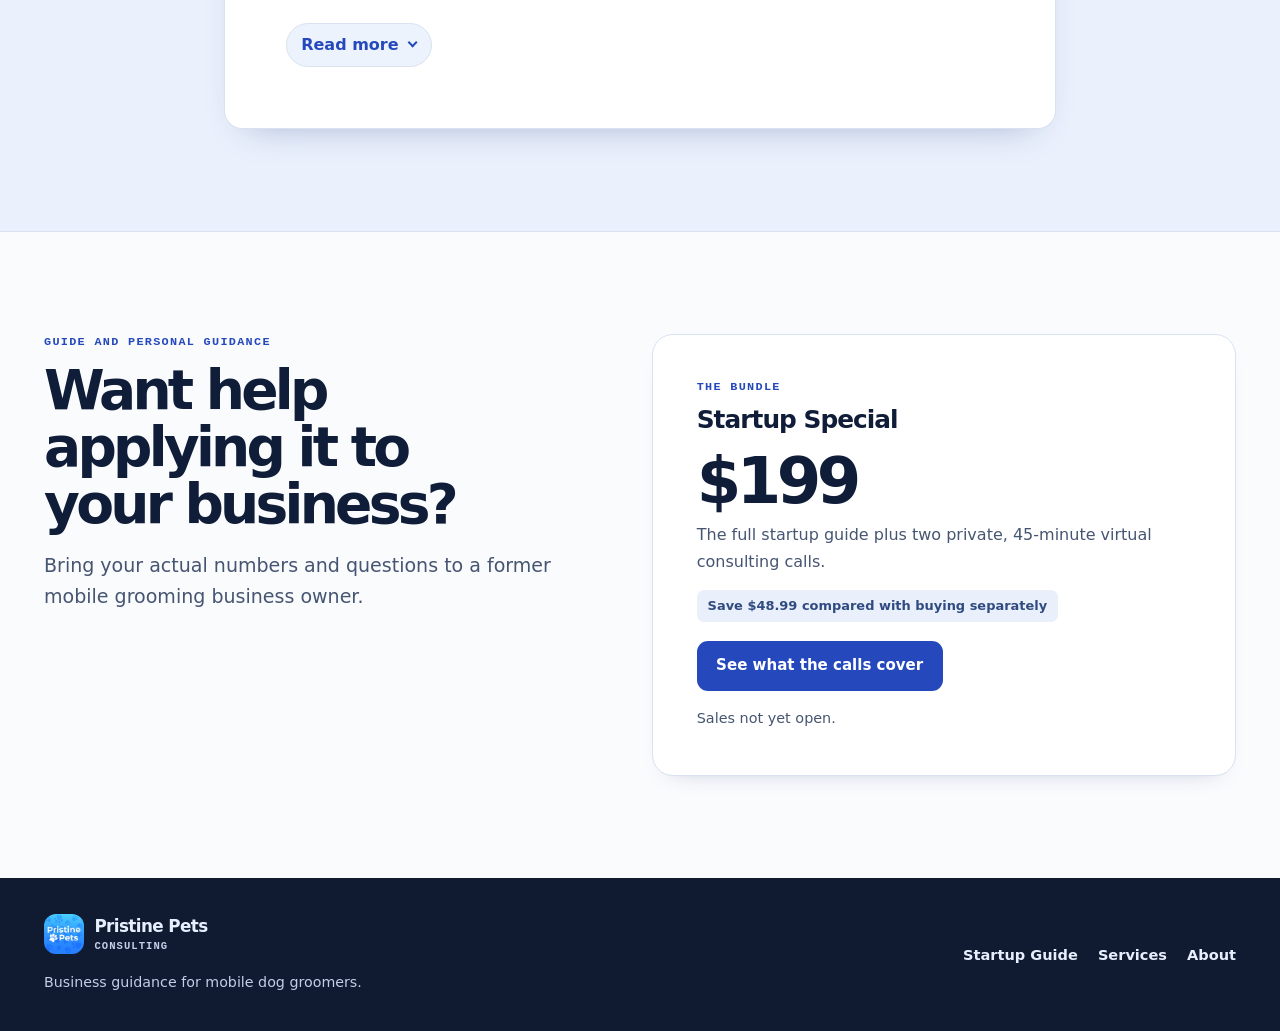
<file: startup-package/index.html>
<!doctype html>
<html lang="en"><head><meta charset="utf-8"><meta name="viewport" content="width=device-width, initial-scale=1"><meta name="robots" content="noindex,follow"><title>The Startup Special has moved | Pristine Pets Consulting</title><meta http-equiv="refresh" content="0; url=../startup-guide/#startup-special"><link rel="stylesheet" href="../consulting.css"></head><body><main class="section"><div class="wrap"><h1>The Startup Special has moved</h1><p><a href="../startup-guide/#startup-special">View the Startup Special</a>.</p></div></main></body></html>
</file>
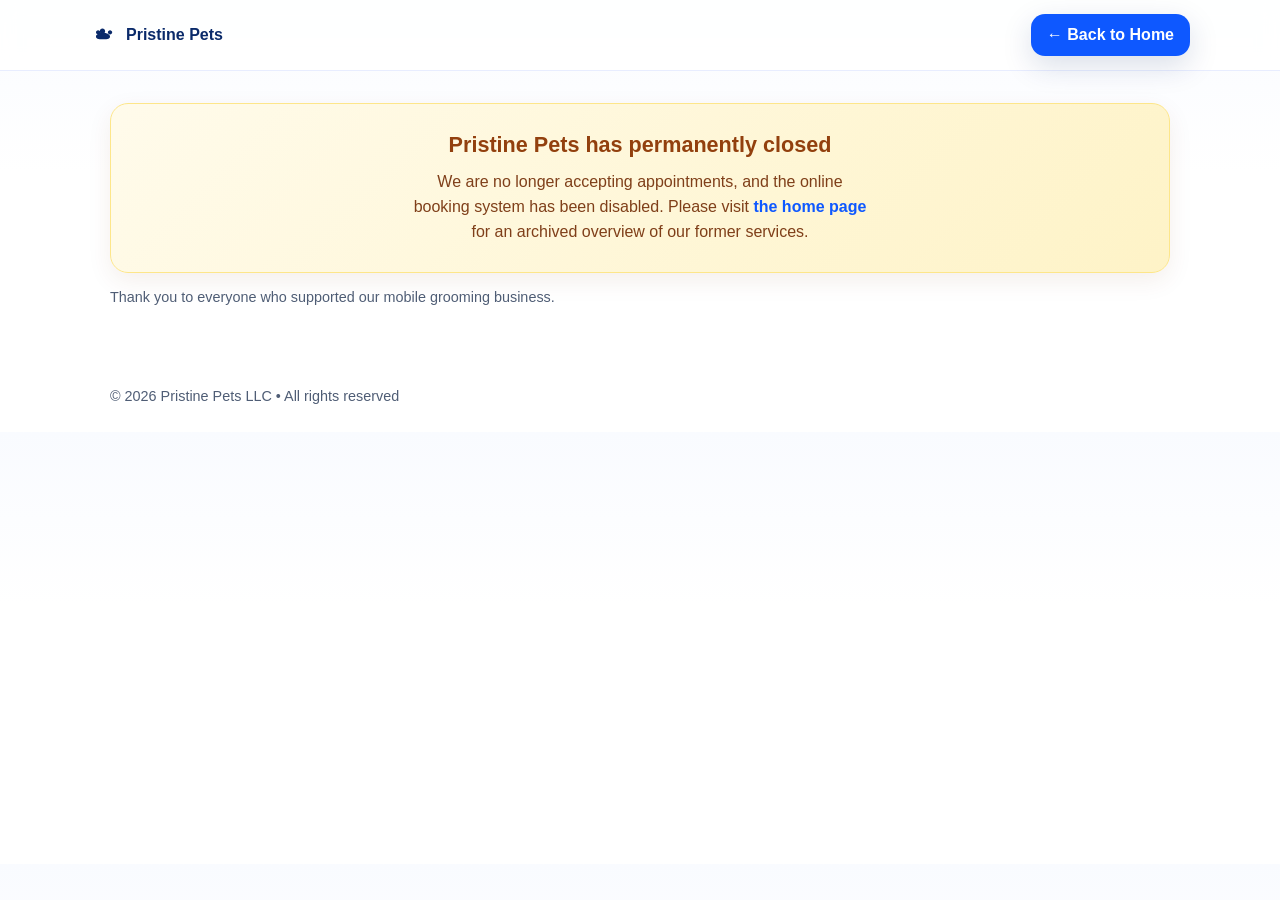
<file: booking.html>
<!DOCTYPE html>
<html lang="en">

<head>
  <!-- Google tag (gtag.js) -->
  <script async src="https://www.googletagmanager.com/gtag/js?id=AW-17460884512"></script>
  <script>
    window.dataLayer = window.dataLayer || [];
    function gtag() { dataLayer.push(arguments); }
    gtag('js', new Date());

    gtag('config', 'AW-17460884512');
  </script>
  <meta charset="utf-8" />
  <meta name="viewport" content="width=device-width, initial-scale=1" />
  <title>Booking closed | Pristine Pets</title>
  <meta name="description" content="Pristine Pets is permanently closed. Online booking is no longer available." />
  <meta name="format-detection" content="telephone=yes" />
  <style>
    :root {
      --brand: #0e58ff;
      --brand-ink: #0a2a6a;
      --ink: #0d1b2a;
      --muted: #4f5d75;
      --paper: #fff;
      --shadow: 0 10px 30px rgba(10, 42, 106, .15);
      --maxw: 1100px;
      --radius: 16px;
    }

    * {
      box-sizing: border-box
    }

    html,
    body {
      margin: 0;
      padding: 0
    }

    body {
      font-family: ui-sans-serif, -apple-system, BlinkMacSystemFont, "Segoe UI", Roboto, "Helvetica Neue", Arial;
      color: var(--ink);
      background: linear-gradient(180deg, #f9fbff 0%, #fff 40%);
      -webkit-font-smoothing: antialiased;
    }

    a {
      text-decoration: none;
      color: inherit
    }

    .container {
      max-width: var(--maxw);
      margin: 0 auto;
      padding: 0 20px
    }

    header {
      position: sticky;
      top: 0;
      z-index: 50;
      backdrop-filter: saturate(180%) blur(10px);
      background: rgba(255, 255, 255, .85);
      border-bottom: 1px solid #e8edff;
    }

    .nav-inner {
      display: flex;
      align-items: center;
      justify-content: space-between;
      gap: 16px;
      padding: 14px 0
    }

    .brand {
      display: flex;
      gap: 10px;
      align-items: center;
      font-weight: 800;
      color: var(--brand-ink)
    }

    .nav-links {
      display: flex;
      gap: 14px;
      align-items: center;
      flex-wrap: wrap
    }

    .btn {
      display: inline-block;
      padding: 12px 16px;
      border-radius: 14px;
      font-weight: 700;
      background: var(--brand);
      color: #fff;
      box-shadow: var(--shadow)
    }

    main {
      padding: 32px 0 40px
    }

    h1 {
      margin: 0 0 10px;
      color: var(--brand-ink)
    }

    .card {
      background: var(--paper);
      border: 1px solid #e9edff;
      border-radius: calc(var(--radius) + 4px);
      box-shadow: 0 8px 24px rgba(10, 42, 106, .12);
      padding: 18px;
    }

    .closed-notice {
      padding: 28px 24px;
      text-align: center;
      border-radius: 18px;
      border: 1px solid #fde68a;
      background: linear-gradient(135deg, #fffbeb 0%, #fef3c7 100%);
      color: #78350f;
      box-shadow: 0 8px 24px rgba(120, 53, 15, .08);
    }

    .closed-notice h2 {
      margin: 0 0 12px;
      font-size: 1.35rem;
      color: #92400e;
    }

    .closed-notice p {
      margin: 0;
      max-width: 52ch;
      margin-inline: auto;
      line-height: 1.55;
      color: rgba(120, 53, 15, 0.95);
    }

    .tiny {
      color: var(--muted);
      font-size: .9rem
    }

    footer {
      padding: 28px 0;
      color: #42506a
    }
  </style>
</head>

<body>
  <header>
    <div class="container nav-inner">
      <div class="brand">
        <svg viewBox="0 0 48 48" width="26" height="26" aria-hidden="true">
          <path fill="currentColor"
            d="M18 17c0-2.8 2.2-5 5-5s5 2.2 5 5-2.2 5-5 5-5-2.2-5-5zm-7 2c0-2.2 1.8-4 4-4s4 1.8 4 4-1.8 4-4 4-4-1.8-4-4zm22 0c0-2.2 1.8-4 4-4s4 1.8 4 4-1.8 4-4 4-4-1.8-4-4zM11 27c0-3.9 6-7 13-7s13 3.1 13 7c0 2.7-3.3 5-13 5s-13-2.3-13-5z" />
        </svg>
        <span>Pristine Pets</span>
      </div>
      <nav class="nav-links" aria-label="Primary">
        <a href="legacy.html" class="btn">← Back to Home</a>
      </nav>
    </div>
  </header>

  <main>
    <div class="container">
      <div class="card closed-notice" role="status">
        <h2>Pristine Pets has permanently closed</h2>
        <p>We are no longer accepting appointments, and the online booking system has been disabled. Please visit <a
            href="legacy.html" style="color: var(--brand); font-weight: 700;">the home page</a> for an archived overview
          of our former services.</p>
      </div>
      <p class="tiny" style="margin-top:16px">Thank you to everyone who supported our mobile grooming business.</p>
    </div>
  </main>

  <footer>
    <div class="container tiny">© <span id="year"></span> Pristine Pets LLC • All rights reserved</div>
  </footer>

  <script>
    // Year
    const y = document.getElementById('year'); if (y) { y.textContent = new Date().getFullYear(); }
  </script>
</body>

</html>
</file>
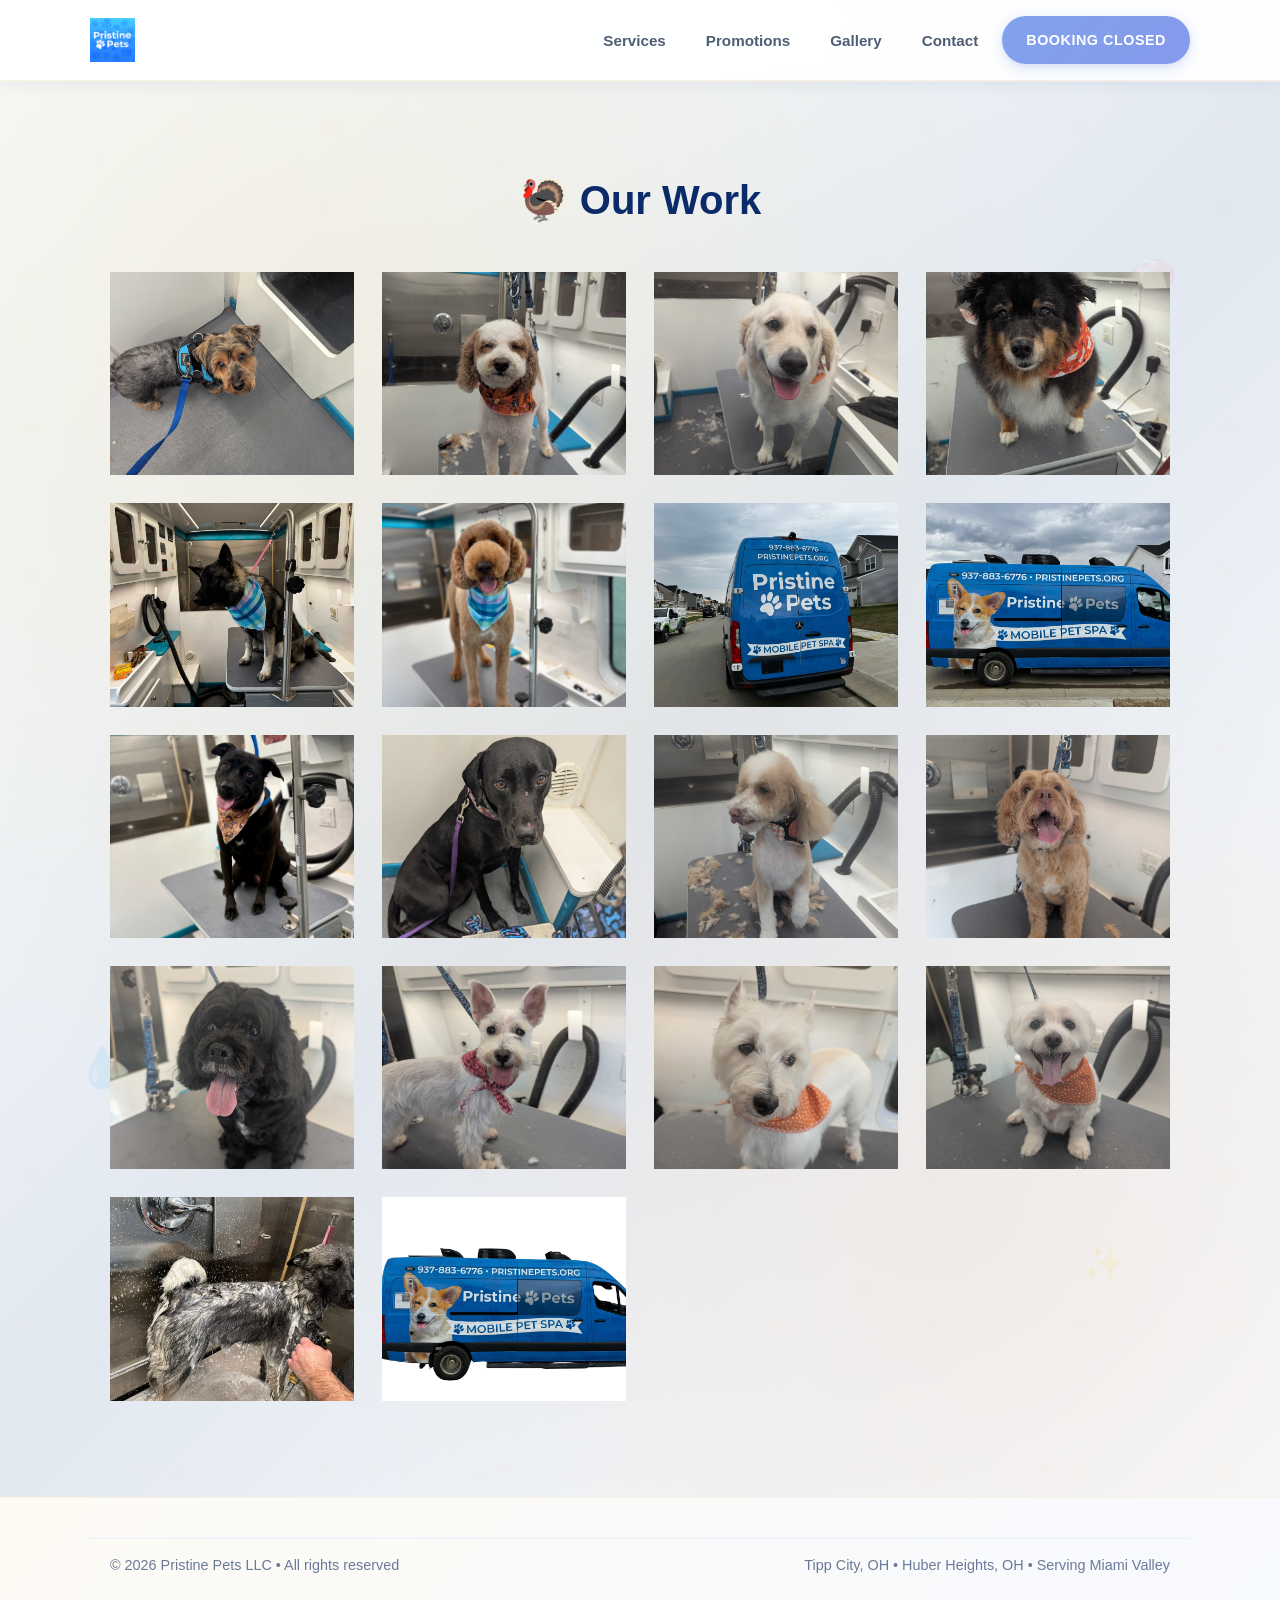
<file: gallery.html>
<!DOCTYPE html>
<html lang="en">

<head>
    <!-- Google tag (gtag.js) -->
    <script async src="https://www.googletagmanager.com/gtag/js?id=AW-17460884512"></script>
    <script>
        window.dataLayer = window.dataLayer || [];
        function gtag() { dataLayer.push(arguments); }
        gtag('js', new Date());
        gtag('config', 'AW-17460884512');
    </script>
    <meta charset="utf-8" />
    <meta name="viewport" content="width=device-width, initial-scale=1" />
    <title>Gallery — Pristine Pets (Permanently Closed)</title>
    <meta name="description"
        content="Photo gallery from Pristine Pets mobile grooming. This business is permanently closed; images are for reference." />

    <style>
        :root {
            --brand: #0e58ff;
            --brand-ink: #0a2a6a;
            --ink: #0d1b2a;
            --muted: #4f5d75;
            --paper: #ffffff;
            --paper-2: #f6f8ff;
            --accent: #00bcd4;
            --radius: 16px;
            --shadow: 0 10px 30px rgba(10, 42, 106, .15);
            --shadow-soft: 0 6px 18px rgba(10, 42, 106, .12);
            --maxw: 1100px;
        }

        * {
            box-sizing: border-box
        }

        html,
        body {
            margin: 0;
            padding: 0
        }

        body {
            font-family: ui-sans-serif, -apple-system, BlinkMacSystemFont, "Segoe UI", Roboto, "Helvetica Neue", Arial, "Noto Sans", "Apple Color Emoji", "Segoe UI Emoji", "Segoe UI Symbol";
            color: var(--ink);
            background:
                radial-gradient(circle at 20% 30%, rgba(218, 165, 32, 0.08) 0%, transparent 50%),
                radial-gradient(circle at 80% 70%, rgba(210, 105, 30, 0.06) 0%, transparent 45%),
                linear-gradient(135deg, #f8fafc 0%, #f1f5f9 25%, #e2e8f0 50%, #f1f5f9 75%, #f8fafc 100%);
            background-repeat: no-repeat, no-repeat, no-repeat;
            background-attachment: fixed;
            -webkit-font-smoothing: antialiased;
            text-rendering: optimizeLegibility;
        }

        a {
            color: inherit;
            text-decoration: none
        }

        img {
            max-width: 100%;
            display: block
        }

        .container {
            max-width: var(--maxw);
            margin: 0 auto;
            padding: 0 20px
        }

        .section {
            padding: 72px 0
        }

        @media (min-width: 780px) {
            .section {
                padding: 96px 0
            }
        }

        /* Thanksgiving-themed Navigation */
        .nav {
            position: sticky;
            top: 0;
            z-index: 50;
            backdrop-filter: saturate(200%) blur(24px);
            background: rgba(255, 255, 255, 0.95);
            border-bottom: 1px solid rgba(218, 165, 32, 0.15);
            box-shadow:
                0 2px 16px rgba(10, 42, 106, 0.08),
                0 0 0 1px rgba(255, 255, 255, 0.5);
            transition: all 0.3s cubic-bezier(0.4, 0, 0.2, 1);
        }

        .nav.scrolled {
            background: rgba(255, 255, 255, 0.98);
            border-bottom-color: rgba(218, 165, 32, 0.2);
            box-shadow:
                0 4px 20px rgba(10, 42, 106, 0.12),
                0 0 0 1px rgba(255, 255, 255, 0.7);
        }

        .nav-inner {
            display: flex;
            align-items: center;
            justify-content: space-between;
            gap: 20px;
            padding: 16px 0;
            transition: padding .3s ease;
        }

        .brand {
            display: flex;
            align-items: center;
            gap: 12px;
            font-weight: 800;
            letter-spacing: .3px;
            color: var(--brand-ink);
            font-size: 1.1rem;
            transition: transform .2s ease;
        }

        .brand:hover {
            transform: scale(1.02);
        }

        .brand img {
            transition: transform .3s ease;
        }

        .brand:hover img {
            transform: rotate(-5deg) scale(1.05);
        }

        .nav-links {
            display: flex;
            gap: 8px;
            align-items: center;
            flex-wrap: wrap
        }

        .nav-links a:not(.btn) {
            padding: 10px 16px;
            border-radius: 12px;
            font-weight: 600;
            font-size: 0.95rem;
            position: relative;
            transition: all .2s ease;
            color: var(--muted);
        }

        .nav-links a:not(.btn):hover {
            background: linear-gradient(135deg, #eef3ff 0%, #e8edff 100%);
            color: var(--brand);
            transform: translateY(-1px);
        }

        .nav-links a:not(.btn)::after {
            content: '';
            position: absolute;
            bottom: 6px;
            left: 50%;
            transform: translateX(-50%) scaleX(0);
            width: 24px;
            height: 2px;
            background: var(--brand);
            border-radius: 2px;
            transition: transform .2s ease;
        }

        .nav-links a:not(.btn):hover::after {
            transform: translateX(-50%) scaleX(1);
        }

        @media (max-width:600px) {
            .nav-links a:not(.btn) {
                display: none
            }
        }

        .btn {
            display: inline-block;
            padding: 16px 24px;
            border-radius: 50px;
            font-weight: 700;
            font-size: 0.9rem;
            text-transform: uppercase;
            letter-spacing: 0.5px;
            background: linear-gradient(135deg, var(--brand), #1747ff);
            color: #fff;
            border: none;
            box-shadow:
                0 4px 15px rgba(14, 88, 255, 0.3),
                0 2px 4px rgba(10, 42, 106, 0.1);
            transition: all 0.3s cubic-bezier(0.4, 0, 0.2, 1);
            position: relative;
            overflow: hidden;
            text-decoration: none;
        }

        .btn::before {
            content: '';
            position: absolute;
            top: 0;
            left: -100%;
            width: 100%;
            height: 100%;
            background: linear-gradient(90deg, transparent, rgba(255, 255, 255, 0.2), transparent);
            transition: left 0.5s;
        }

        .btn:hover {
            transform: translateY(-2px) scale(1.02);
            box-shadow:
                0 8px 25px rgba(14, 88, 255, 0.4),
                0 4px 12px rgba(10, 42, 106, 0.15);
        }

        .btn:hover::before {
            left: 100%;
        }

        .btn:active {
            transform: translateY(0) scale(0.98);
        }

        .btn.btn-disabled,
        span.btn.btn-disabled {
            opacity: 0.55;
            cursor: not-allowed;
            pointer-events: none;
            filter: grayscale(0.2);
            user-select: none;
        }

        .btn.btn-disabled::before,
        span.btn.btn-disabled::before {
            display: none;
        }

        .btn.btn-disabled:hover,
        span.btn.btn-disabled:hover {
            transform: none;
        }

        .muted {
            color: var(--muted)
        }

        /* Modern Gallery Design - Optimized for 17 images */
        .gallery-grid {
            display: grid;
            gap: 16px;
            grid-template-columns: repeat(auto-fit, minmax(220px, 1fr));
            margin-top: 32px;
        }

        @media (min-width: 600px) {
            .gallery-grid {
                grid-template-columns: repeat(2, 1fr);
                gap: 20px;
            }
        }

        @media (min-width: 800px) {
            .gallery-grid {
                grid-template-columns: repeat(3, 1fr);
                gap: 24px;
            }
        }

        @media (min-width: 1100px) {
            .gallery-grid {
                grid-template-columns: repeat(4, 1fr);
                gap: 28px;
            }
        }

        @media (min-width: 1400px) {
            .gallery-grid {
                grid-template-columns: repeat(5, 1fr);
                gap: 32px;
            }
        }

        @media (min-width: 1800px) {
            .gallery-grid {
                grid-template-columns: repeat(6, 1fr);
            }
        }

        .gallery-item {
            overflow: hidden;
            position: relative;
            aspect-ratio: 1.2;
        }

        .gallery-item img {
            width: 100%;
            height: 100%;
            object-fit: cover;
            display: block;
        }



        footer {
            padding: 40px 0;
            color: #42506a;
            background: linear-gradient(135deg, rgba(218, 165, 32, 0.05), rgba(14, 88, 255, 0.03));
            border-top: 1px solid rgba(218, 165, 32, 0.1);
        }

        .foot {
            display: flex;
            flex-wrap: wrap;
            gap: 18px;
            align-items: center;
            justify-content: space-between;
            border-top: 1px solid #e9edff;
            padding-top: 18px
        }

        .tiny {
            font-size: .9rem;
            color: #6b7a99
        }

        html {
            scroll-behavior: smooth
        }
    </style>
</head>

<body>

    <!-- NAV -->
    <header class="nav">
        <div class="container nav-inner">
            <a href="legacy.html" class="brand">
                <img src="images/pp logo.jpg?v=2" alt="Pristine Pets Logo"
                    style="height: 45px; width: auto; object-fit: contain;">
            </a>
            <nav class="nav-links" aria-label="Primary">
                <a href="legacy.html#services">Services</a>
                <a href="legacy.html#promotions">Promotions</a>
                <a href="gallery.html">Gallery</a>
                <a href="legacy.html#contact">Contact</a>
                <span class="btn btn-disabled" role="button" aria-disabled="true" tabindex="-1"
                    title="Online booking is no longer available">Booking closed</span>
            </nav>
        </div>
    </header>

    <!-- GALLERY -->
    <section class="section" id="gallery" style="            background:
        radial-gradient(circle at 25% 20%, rgba(218, 165, 32, 0.1) 0%, transparent 50%),
        radial-gradient(circle at 75% 80%, rgba(210, 105, 30, 0.08) 0%, transparent 45%),
        linear-gradient(135deg, #f8fafc 0%, #f1f5f9 25%, #e2e8f0 50%, #f1f5f9 75%, #f8fafc 100%);
        position: relative;">
        <!-- Subtle Thanksgiving pattern -->
        <div style="position: absolute; top: 0; left: 0; right: 0; bottom: 0; opacity: 0.05; background-image:
            radial-gradient(circle at 20% 30%, rgba(218, 165, 32, 0.4) 0%, transparent 12px),
            radial-gradient(circle at 80% 70%, rgba(210, 105, 30, 0.3) 0%, transparent 10px),
            radial-gradient(circle at 50% 40%, rgba(14, 88, 255, 0.25) 0%, transparent 8px);
            background-size: 150px 150px, 180px 180px, 200px 200px;">
        </div>
        <div class="container" style="position: relative; z-index: 1;">
            <div style="text-align: center; margin-bottom: 48px;">

                <h1 style="margin: 0 0 16px 0; color: var(--brand-ink); font-size: 2.5rem; font-weight: 800;">🦃 Our
                    Work</h1>

            </div>

            <div class="gallery-grid" id="dynamic-gallery" style="margin-top:24px">
                <!-- Gallery items will be loaded dynamically -->
                <div class="gallery-loading"
                    style="grid-column: 1 / -1; text-align: center; padding: 40px; color: var(--muted);">
                    <div style="font-size: 3rem; margin-bottom: 16px;">📷</div>
                    <div style="font-size: 1.1rem; color: var(--brand-ink); margin-bottom: 8px;">Loading Gallery</div>
                    <div style="font-size: 0.9rem;">Finding all your pet grooming photos...</div>
                </div>
            </div>
        </div>

        <!-- Thanksgiving floating elements -->
        <div
            style="position: absolute; top: 12%; right: 8%; font-size: 2.8rem; opacity: 0.15; color: var(--brand); animation: float 6s ease-in-out infinite;">
            🧼</div>
        <div
            style="position: absolute; top: 68%; left: 6%; font-size: 2.5rem; opacity: 0.12; color: #d2691e; animation: float 4s ease-in-out infinite reverse;">
            💧</div>
        <div
            style="position: absolute; bottom: 15%; right: 12%; font-size: 2.2rem; opacity: 0.1; color: #cd853f; animation: float 5s ease-in-out infinite;">
            ✨</div>
        <div
            style="position: absolute; top: 35%; left: 15%; font-size: 2rem; opacity: 0.08; color: var(--brand); animation: float 7s ease-in-out infinite;">
            🐾</div>
    </section>

    <footer>
        <div class="container foot">
            <div class="tiny">© <span id="year"></span> Pristine Pets LLC • All rights reserved</div>
            <div class="tiny">Tipp City, OH • Huber Heights, OH • Serving Miami Valley</div>
        </div>
    </footer>

    <script>
        // Current year in footer
        const yearEl = document.getElementById('year');
        if (yearEl) {
            yearEl.textContent = new Date().getFullYear();
        }

        // Efficient Gallery Loader - Loads images in batches
        async function loadGallery() {
            const galleryContainer = document.getElementById('dynamic-gallery');
            if (!galleryContainer) return;

            // Show initial loading state
            galleryContainer.innerHTML = `
                <div class="gallery-loading" style="grid-column: 1 / -1; text-align: center; padding: 60px 20px; color: var(--muted);">
                    <div style="font-size: 3rem; margin-bottom: 16px;">📷</div>
                    <div style="font-size: 1.1rem; color: var(--brand-ink); margin-bottom: 8px;">Scanning Images</div>
                    <div style="font-size: 0.9rem;">Finding your pet grooming photos...</div>
                </div>
            `;

            try {
                // Use the more reliable fallback method first
                const allImages = await loadImagesWithFallback();
                console.log(`Gallery: Found ${allImages.length} images:`, allImages.map(img => img.src));

                if (allImages.length === 0) {
                    throw new Error('No images found');
                }

                // Show ALL images at once - no batching needed for 17 images
                displayGallery(allImages);

                // Show completion message
                const loadingDiv = document.querySelector('.gallery-loading');
                if (loadingDiv) {
                    loadingDiv.innerHTML = `
                        <div style="font-size: 3rem; margin-bottom: 16px;">✨</div>
                        <div style="font-size: 1.1rem; color: var(--brand); margin-bottom: 8px;">Gallery Complete!</div>
                        <div style="color: var(--muted);">${allImages.length} pet grooming photos loaded successfully</div>
                    `;

                    setTimeout(() => {
                        loadingDiv.style.opacity = '0';
                        setTimeout(() => {
                            loadingDiv.style.display = 'none';
                        }, 300);
                    }, 1500);
                }

            } catch (e) {
                console.error('Gallery loading failed:', e);
                // Show error state
                galleryContainer.innerHTML = `
                    <div style="grid-column: 1 / -1; text-align: center; padding: 60px 20px; color: var(--muted);">
                        <div style="font-size: 3rem; margin-bottom: 16px;">😞</div>
                        <h3>Gallery Not Available</h3>
                        <p>Unable to load images. Please check that your images are in the images folder.</p>
                        <button onclick="loadGallery()" style="margin-top: 16px; padding: 12px 24px; background: var(--brand); color: white; border: none; border-radius: 50px; cursor: pointer;">Try Again</button>
                    </div>
                `;
            }
        }


        // Fallback function using Image objects (more reliable)
        function checkImageExists(imageSrc) {
            return new Promise((resolve) => {
                const img = new Image();
                img.onload = () => resolve(true);
                img.onerror = () => resolve(false);
                img.src = imageSrc;
            });
        }

        // Simplified and reliable image loading
        async function loadImagesWithFallback() {
            const images = [];

            // All images from the folder listing (van.svg first as featured image)
            const allFolderImages = [
                'van.svg', // Featured van image first
                '1.JPG', '2.JPG', '3.JPG', '4.JPG', '5.jpg', '6.jpeg', '7.jpg', '8.jpg',
                '1122132799505299819.JPG', '1251905004423680317.JPG', '2142961056478385723.JPG',
                '4631433308148136587.JPG', '5945010096408968877.JPG', '6114537634836500992.JPG',
                '6826922714800626958.JPG', 'Bjorn.jpg', 'IMG_3508.jpeg'
            ];

            // Check all images from folder listing
            for (const imageName of allFolderImages) {
                try {
                    if (await checkImageExists(`images/${imageName}`)) {
                        const baseName = imageName.split('.')[0];
                        images.push({
                            src: `images/${imageName}`,
                            alt: `${baseName.charAt(0).toUpperCase() + baseName.slice(1)} - Pet Grooming`
                        });
                        console.log(`✅ Found image: ${imageName}`);
                    } else {
                        console.log(`❌ Missing image: ${imageName}`);
                    }
                } catch (e) {
                    console.log(`❓ Error checking ${imageName}:`, e.message);
                }
            }

            // If we found images, sort them and return
            if (images.length > 0) {
                images.sort((a, b) => {
                    const aMatch = a.src.match(/(\d+)/);
                    const bMatch = b.src.match(/(\d+)/);

                    if (aMatch && bMatch) {
                        return parseInt(aMatch[1]) - parseInt(bMatch[1]);
                    } else if (aMatch) {
                        return -1;
                    } else if (bMatch) {
                        return 1;
                    } else {
                        return a.src.localeCompare(b.src);
                    }
                });
                console.log(`Gallery: Successfully loaded ${images.length} images`);
                return images;
            }

            // If no priority images found, try numbered 1-20 as additional check
            console.log('Checking for additional numbered images...');
            for (let i = 1; i <= 20 && images.length < 20; i++) {
                for (const ext of imageExtensions) {
                    const imageName = `${i}${ext}`;
                    try {
                        if (await checkImageExists(`images/${imageName}`)) {
                            images.push({
                                src: `images/${imageName}`,
                                alt: `Pet Grooming Image ${i}`
                            });
                            console.log(`✅ Found additional image: ${imageName}`);
                            break; // Found one, move to next number
                        }
                    } catch (e) {
                        // Image doesn't exist, continue
                    }
                }
            }

            console.log(`Final count: ${images.length} images found`);
            return images;
        }

        // Note: No longer using batch loading - all images load at once

        // Function to display the gallery
        function displayGallery(galleryImages) {
            const galleryContainer = document.getElementById('dynamic-gallery');
            if (!galleryContainer) return;

            // Clear loading message
            galleryContainer.innerHTML = '';

            if (galleryImages.length === 0) {
                galleryContainer.innerHTML = `
                    <div style="grid-column: 1 / -1; text-align: center; padding: 60px 20px; color: var(--muted);">
                        <div style="font-size: 3rem; margin-bottom: 16px;">😞</div>
                        <h3>No Images Found</h3>
                        <p>Check that your images are in the images folder and try refreshing the page.</p>
                        <button onclick="loadGallery()" style="margin-top: 16px; padding: 12px 24px; background: var(--brand); color: white; border: none; border-radius: 50px; cursor: pointer;">Try Again</button>
                    </div>
                `;
                return;
            }

            // Create gallery items
            galleryImages.forEach((image, index) => {
                const galleryItem = document.createElement('div');
                galleryItem.className = 'gallery-item';

                const img = document.createElement('img');
                img.src = image.src;
                img.alt = image.alt;
                img.loading = 'lazy';

                // Hide if image fails to load
                img.onerror = function () {
                    galleryItem.style.display = 'none';
                };

                galleryItem.appendChild(img);
                galleryContainer.appendChild(galleryItem);
            });

            // Update loading message to show completion
            const loadingDiv = document.querySelector('.gallery-loading');
            if (loadingDiv) {
                loadingDiv.innerHTML = `
                    <div style="font-size: 3rem; margin-bottom: 16px;">✨</div>
                    <div style="font-size: 1.1rem; color: var(--brand); margin-bottom: 8px;">Gallery Ready!</div>
                    <div style="color: var(--muted);">${galleryImages.length} pet grooming photos loaded successfully</div>
                `;

                setTimeout(() => {
                    loadingDiv.style.opacity = '0';
                    setTimeout(() => {
                        loadingDiv.style.display = 'none';
                    }, 300);
                }, 1000);
            }
        }

        // Modern Navbar Scroll Effect
        const nav = document.querySelector('.nav');
        if (nav) {
            function updateNavOnScroll() {
                const scrolled = window.scrollY > 50;
                nav.classList.toggle('scrolled', scrolled);
            }

            let ticking = false;
            function requestTick() {
                if (!ticking) {
                    requestAnimationFrame(updateNavOnScroll);
                    ticking = true;
                    setTimeout(() => { ticking = false; }, 10);
                }
            }

            window.addEventListener('scroll', requestTick, { passive: true });
            updateNavOnScroll();
        }

        // Load gallery when page loads
        loadGallery();

    </script>

</body>

</html>
</file>
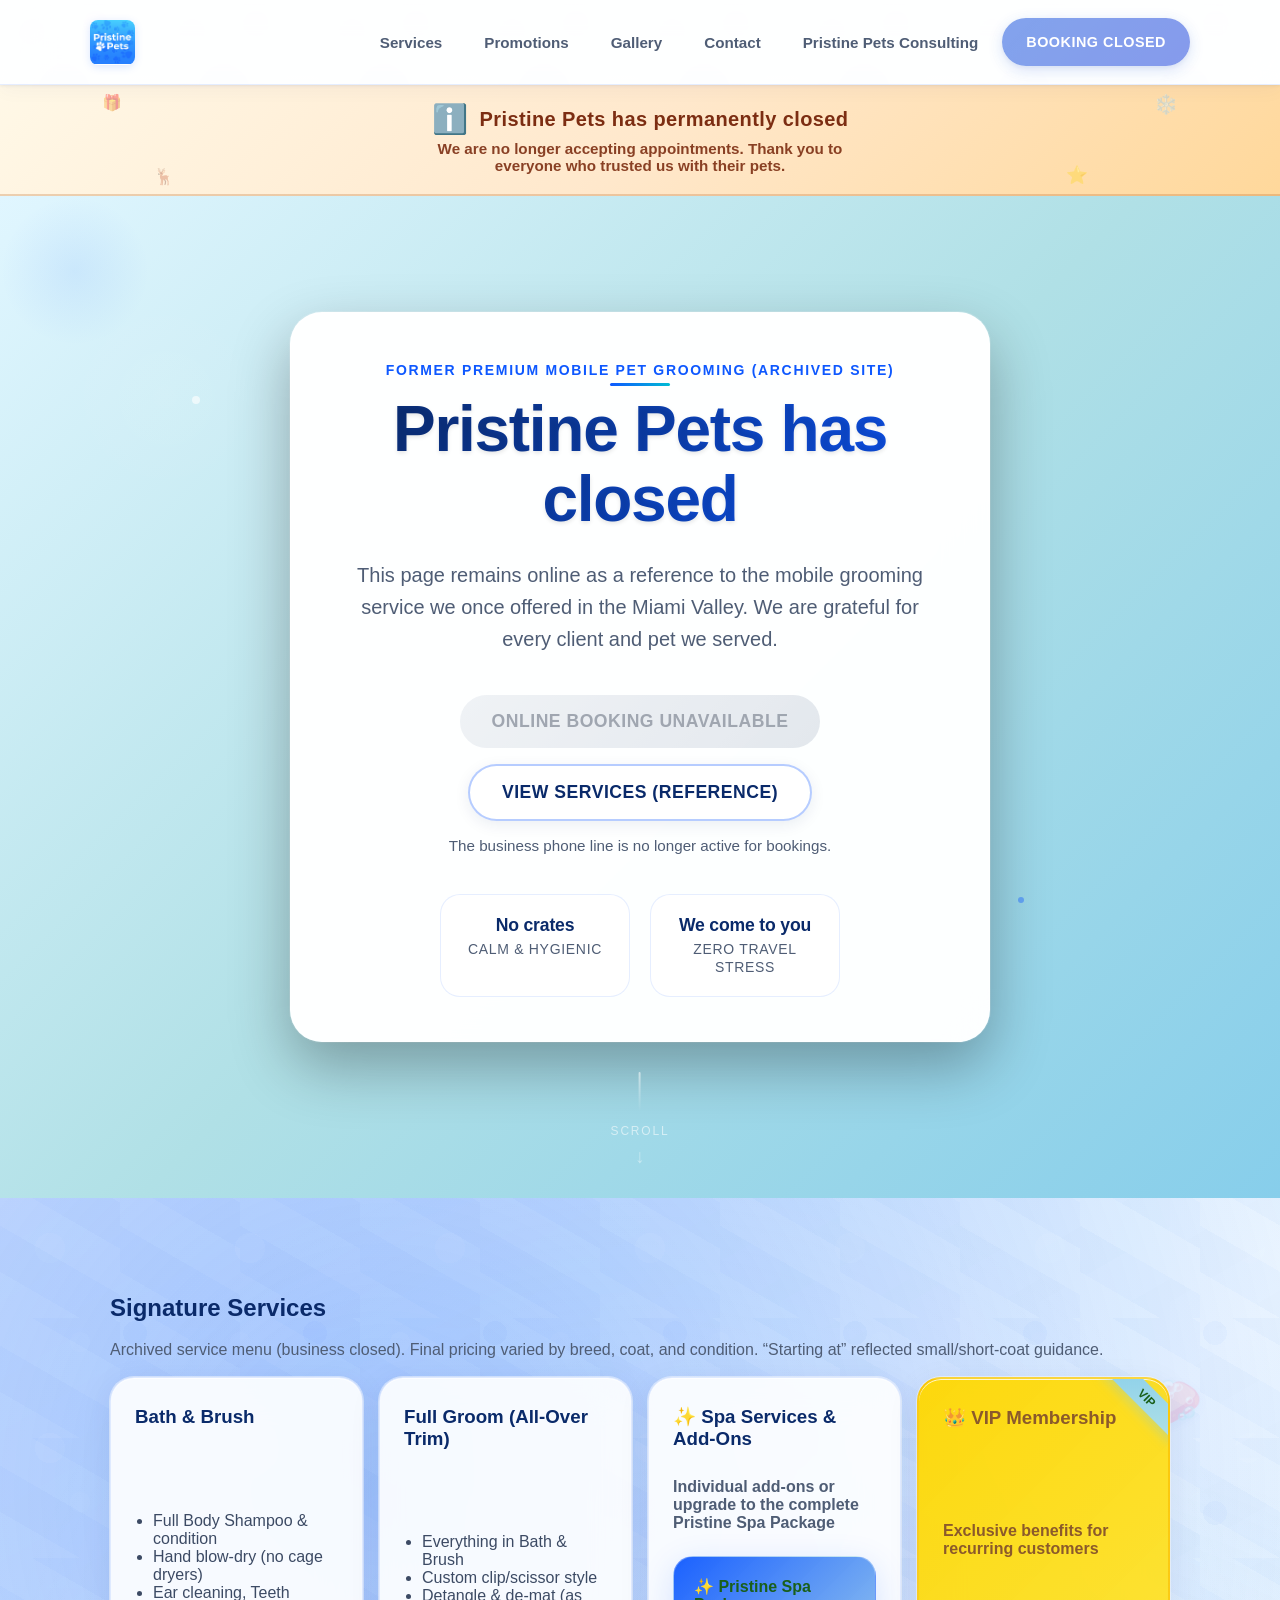
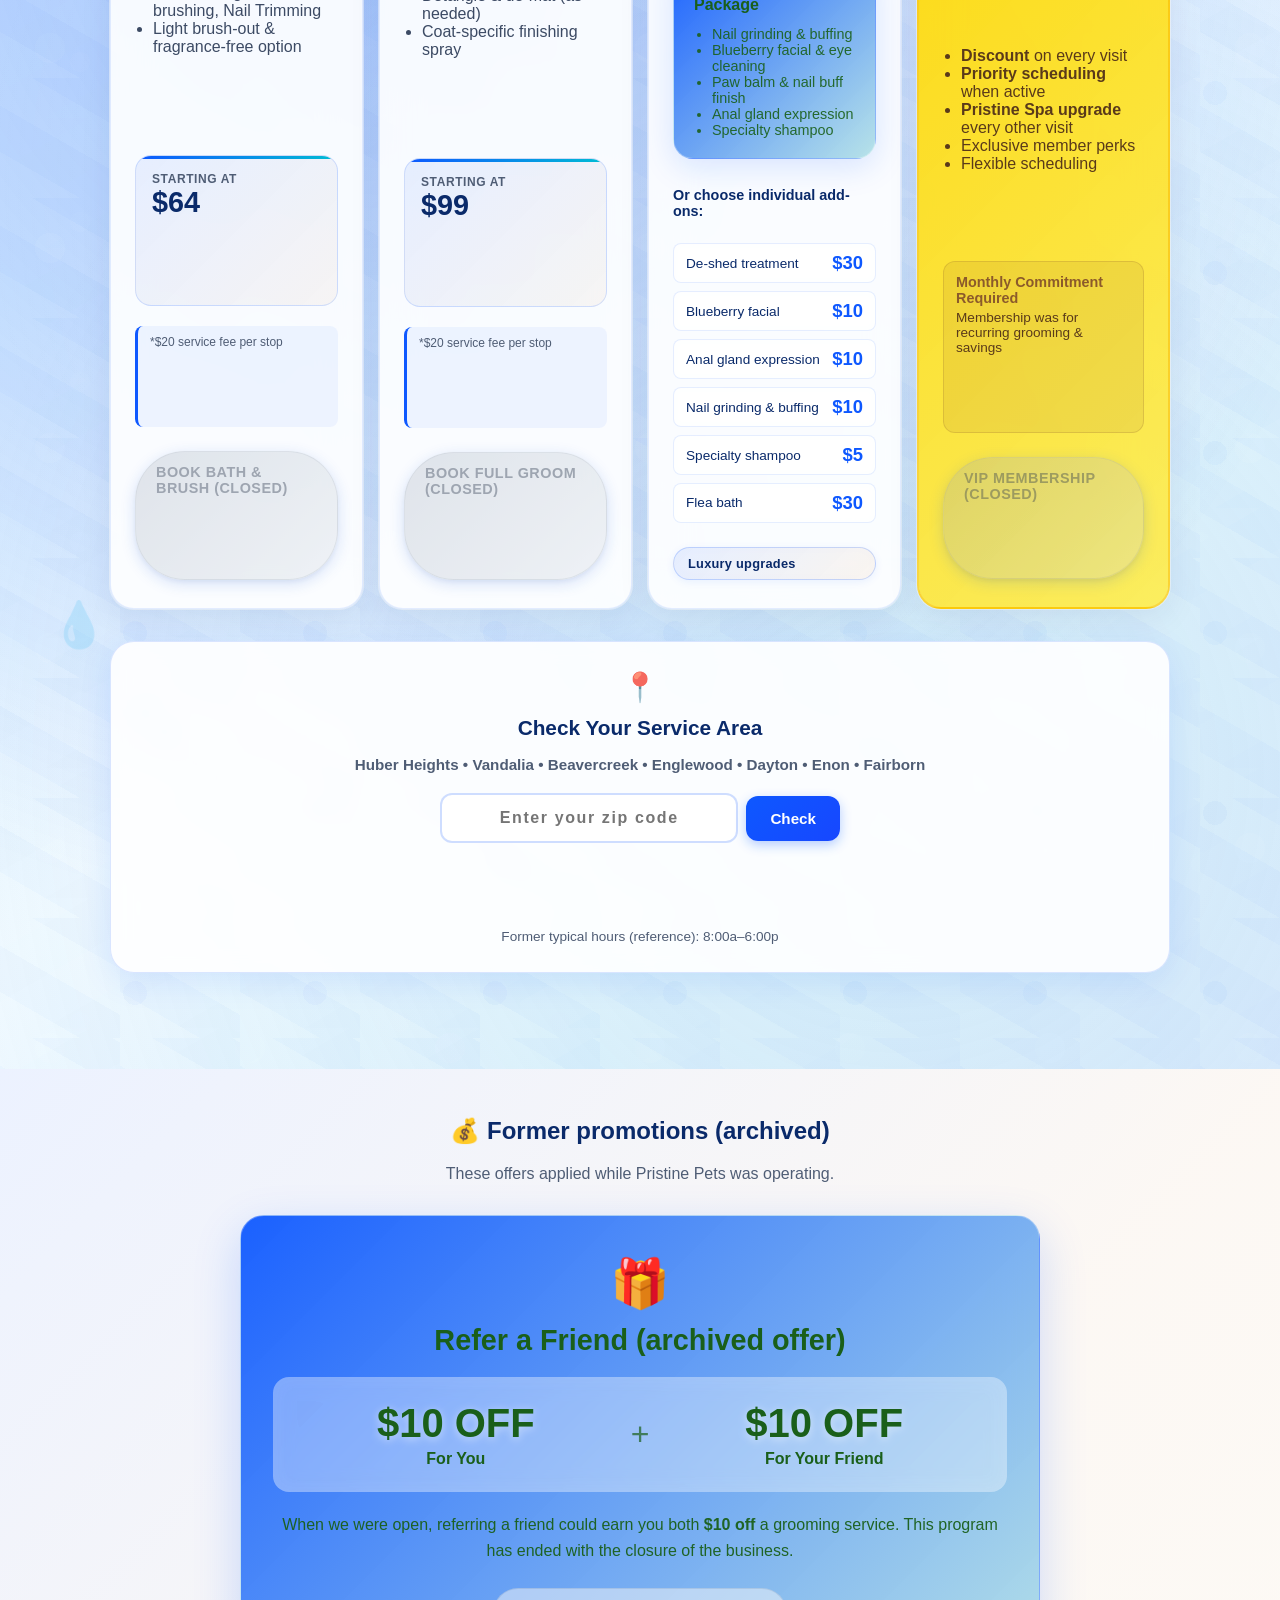
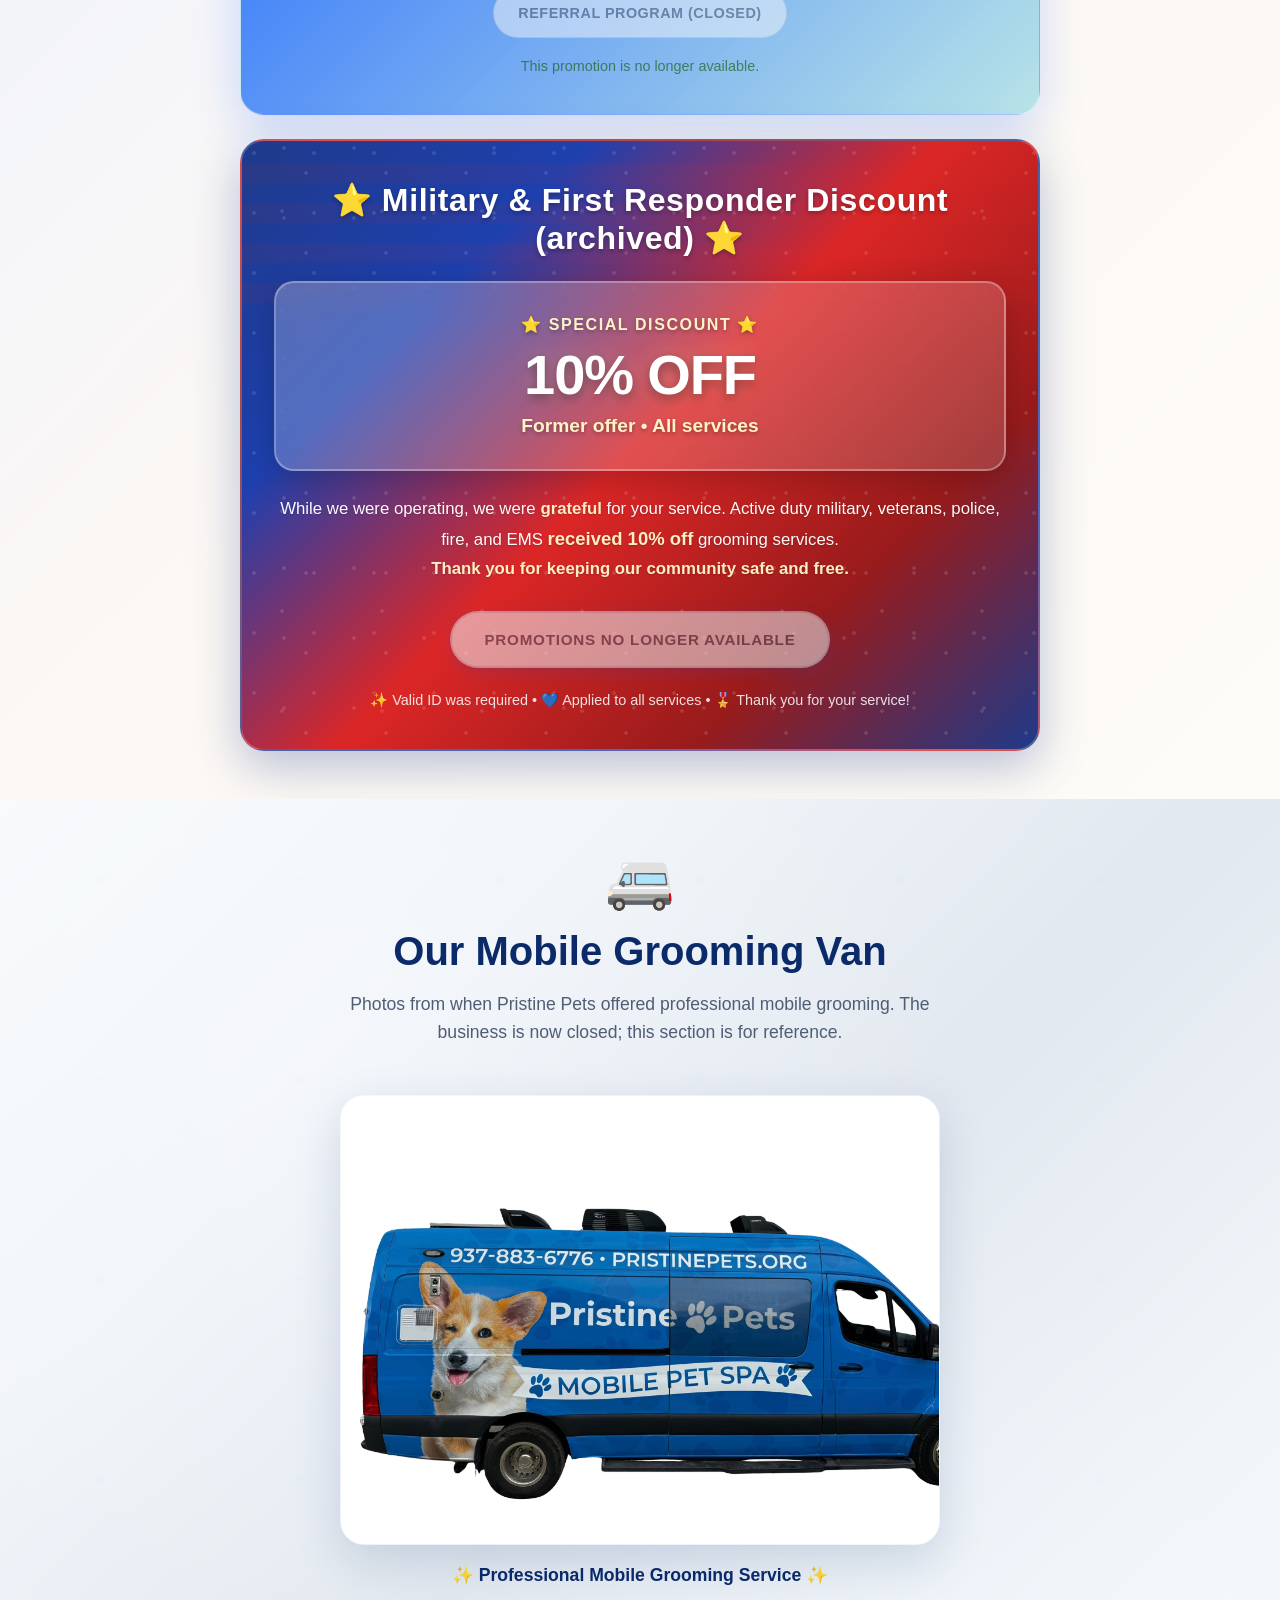
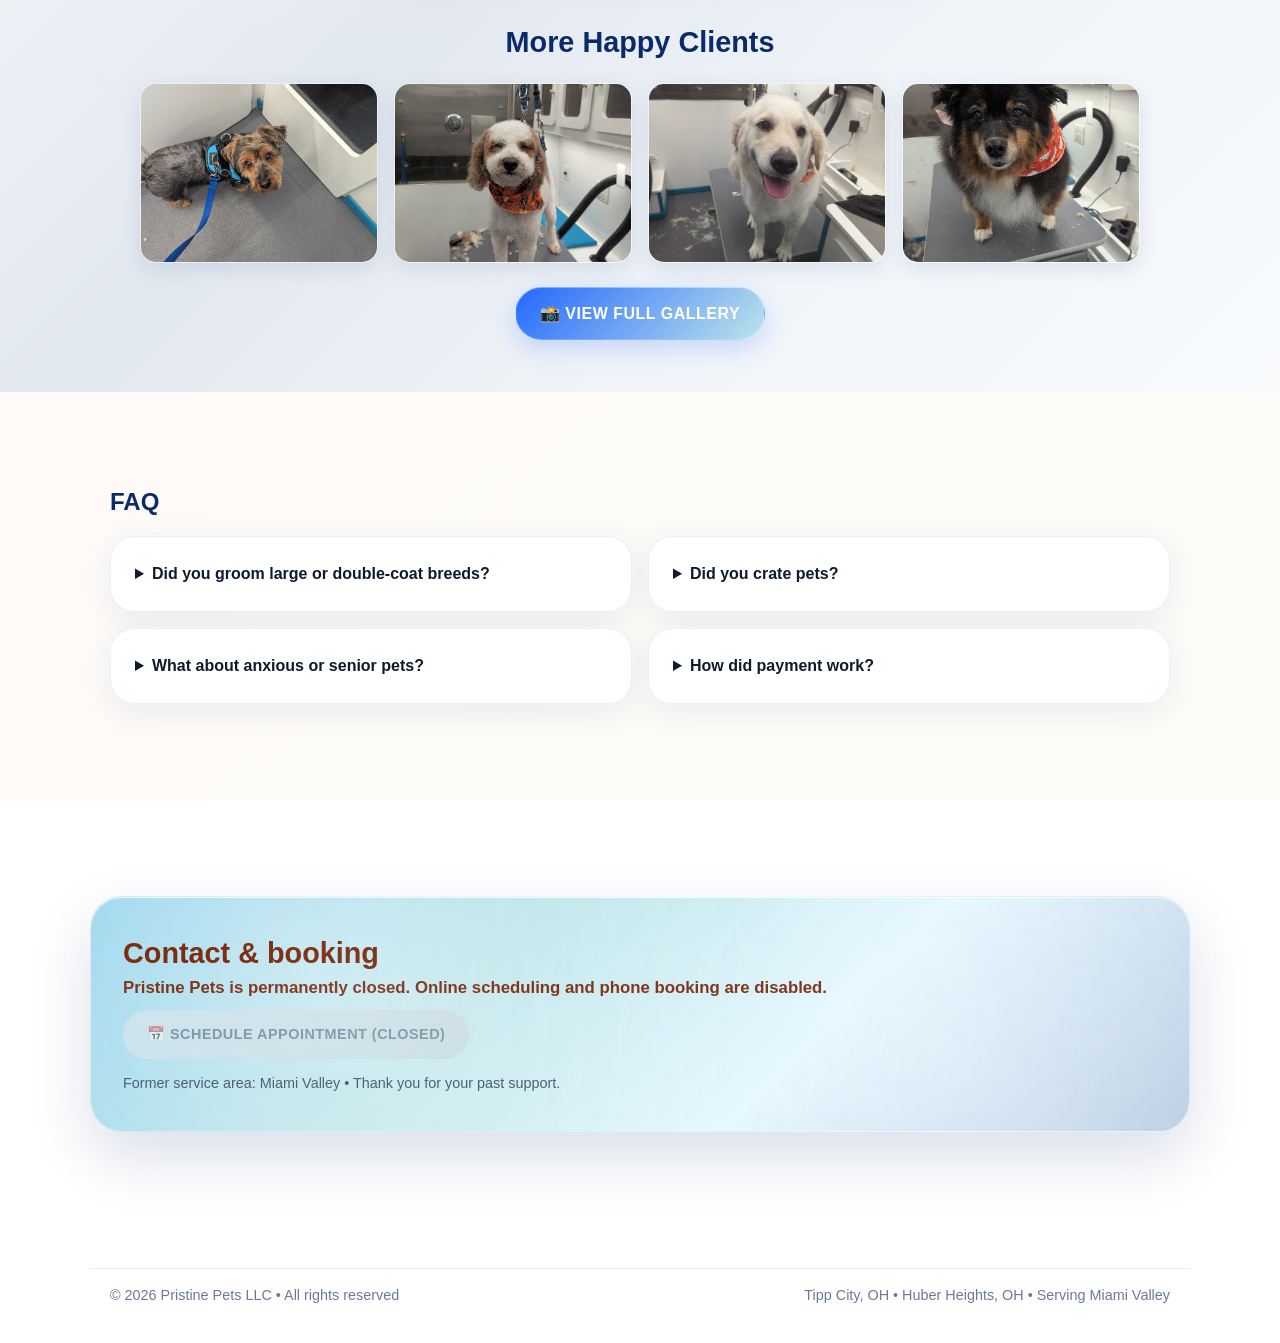
<file: legacy.html>
<!DOCTYPE html>
<html lang="en">

<head>
  <!-- Google tag (gtag.js) -->
  <script async src="https://www.googletagmanager.com/gtag/js?id=AW-17460884512"></script>
  <script>
    window.dataLayer = window.dataLayer || [];
    function gtag() { dataLayer.push(arguments); }
    gtag('js', new Date());

    gtag('config', 'AW-17460884512');
  </script>
  <meta charset="utf-8" />
  <meta name="viewport" content="width=device-width, initial-scale=1" />
  <title>Pristine Pets — Mobile Pet Grooming</title>
  <meta name="description"
    content="High-end mobile dog grooming that comes to you. Bath & Brush, Full Grooms, and spa add-ons. Serving Tipp City • Huber Heights and nearby." />
  <meta name="format-detection" content="telephone=yes" />

  <!-- Open Graph / Social Media -->
  <meta property="og:type" content="website" />
  <meta property="og:url" content="https://pristinepets.org" />
  <meta property="og:title" content="Pristine Pets — Permanently Closed" />
  <meta property="og:description"
    content="Pristine Pets is permanently closed and no longer accepting appointments. Site retained for reference." />
  <meta property="og:image" content="https://pristinepets.org/images/pp%20logo.jpg" />

  <!-- Twitter Card -->
  <meta name="twitter:card" content="summary" />
  <meta name="twitter:title" content="Pristine Pets — Permanently Closed" />
  <meta name="twitter:description" content="Pristine Pets is permanently closed. No new appointments." />
  <meta name="twitter:image" content="https://pristinepets.org/images/pp%20logo.jpg" />

  <!-- Favicon -->
  <link rel="icon" type="image/jpeg" href="https://pristinepets.org/images/pp%20logo.jpg" />

  <!-- Structured Data for Google Search Logo -->
  <script type="application/ld+json">
  {
    "@context": "https://schema.org",
    "@type": "Organization",
    "name": "Pristine Pets",
    "url": "https://pristinepets.org",
    "logo": {
      "@type": "ImageObject",
      "url": "https://pristinepets.org/images/pp%20logo.jpg",
      "contentUrl": "https://pristinepets.org/images/pp%20logo.jpg",
      "width": 500,
      "height": 500
    },
    "image": {
      "@type": "ImageObject",
      "url": "https://pristinepets.org/images/pp%20logo.jpg",
      "width": 500,
      "height": 500
    },
    "description": "Former mobile dog grooming service (permanently closed). This listing is retained for reference only; appointments are not available.",
    "telephone": "+1-937-883-6776",
    "email": "support@pristinepets.org",
    "address": {
      "@type": "PostalAddress",
      "addressLocality": "Tipp City",
      "addressRegion": "OH",
      "addressCountry": "US"
    },
    "serviceArea": {
      "@type": "GeoCircle",
      "geoMidpoint": {
        "@type": "GeoCoordinates",
        "latitude": "39.9584",
        "longitude": "-84.1716"
      },
      "geoRadius": "25000"
    },
    "sameAs": []
  }
  </script>

  <style>
    :root {
      --brand: #0e58ff;
      /* rich, modern blue */
      --brand-ink: #0a2a6a;
      /* deep ink */
      --ink: #0d1b2a;
      /* main text */
      --muted: #4f5d75;
      --paper: #ffffff;
      --paper-2: #f6f8ff;
      --accent: #00bcd4;
      /* subtle accent for hovers */
      --radius: 16px;
      --shadow: 0 10px 30px rgba(10, 42, 106, .15);
      --shadow-soft: 0 6px 18px rgba(10, 42, 106, .12);
      --maxw: 1100px;
    }

    /* Reset-ish */
    * {
      box-sizing: border-box
    }

    html,
    body {
      margin: 0;
      padding: 0
    }

    body {
      font-family: ui-sans-serif, -apple-system, BlinkMacSystemFont, "Segoe UI", Roboto, "Helvetica Neue", Arial, "Noto Sans", "Apple Color Emoji", "Segoe UI Emoji", "Segoe UI Symbol";
      color: var(--ink);
      background:
        url('data:image/svg+xml;utf8,<svg xmlns="http://www.w3.org/2000/svg" width="160" height="160" viewBox="0 0 100 100"><g fill="%230e58ff0D"><circle cx="20" cy="20" r="8"/><circle cx="60" cy="15" r="8"/><circle cx="15" cy="60" r="8"/><circle cx="65" cy="65" r="8"/><path d="M40 40c-8 0-16 8-16 16 0 5 5 11 16 11s16-6 16-11c0-8-8-16-16-16z"/></g></svg>'),
        linear-gradient(180deg, #f9fbff 0%, #fff 40%);
      background-repeat: repeat, no-repeat;
      background-attachment: fixed;
      -webkit-font-smoothing: antialiased;
      text-rendering: optimizeLegibility;
    }

    a {
      color: inherit;
      text-decoration: none
    }

    img {
      max-width: 100%;
      display: block
    }

    /* Global containers */
    .container {
      max-width: var(--maxw);
      margin: 0 auto;
      padding: 0 20px
    }

    .section {
      padding: 72px 0
    }

    @media (min-width: 780px) {
      .section {
        padding: 96px 0
      }
    }

    /* Modern Navbar Design */
    .nav {
      position: sticky;
      top: 0;
      z-index: 100;
      backdrop-filter: saturate(200%) blur(24px);
      background: rgba(255, 255, 255, 0.85);
      border-bottom: 1px solid rgba(14, 88, 255, 0.1);
      box-shadow:
        0 1px 3px rgba(10, 42, 106, 0.08),
        0 4px 20px rgba(10, 42, 106, 0.04);
      transition: all 0.3s cubic-bezier(0.4, 0, 0.2, 1);
    }

    .nav.scrolled {
      background: rgba(255, 255, 255, 0.95);
      border-bottom-color: rgba(14, 88, 255, 0.15);
      box-shadow:
        0 4px 12px rgba(10, 42, 106, 0.1),
        0 8px 32px rgba(10, 42, 106, 0.06);
    }

    .nav-inner {
      display: flex;
      align-items: center;
      justify-content: space-between;
      gap: 24px;
      padding: 18px 0;
      transition: all 0.3s ease;
    }

    .nav.scrolled .nav-inner {
      padding: 14px 0;
    }

    .brand {
      display: flex;
      align-items: center;
      gap: 14px;
      font-weight: 900;
      letter-spacing: -0.02em;
      color: var(--brand-ink);
      font-size: 1.15rem;
      transition: all 0.3s cubic-bezier(0.4, 0, 0.2, 1);
      position: relative;
    }

    .brand::before {
      content: '';
      position: absolute;
      left: -8px;
      top: 50%;
      transform: translateY(-50%);
      width: 4px;
      height: 20px;
      background: linear-gradient(180deg, var(--brand), var(--accent));
      border-radius: 2px;
      opacity: 0;
      transition: opacity 0.3s ease;
    }

    .brand:hover {
      transform: translateY(-1px);
      color: var(--brand);
    }

    .brand:hover::before {
      opacity: 1;
    }

    .brand img {
      transition: all 0.3s cubic-bezier(0.4, 0, 0.2, 1);
      border-radius: 8px;
      box-shadow: 0 2px 8px rgba(14, 88, 255, 0.15);
    }

    .brand:hover img {
      transform: rotate(5deg) scale(1.08);
      box-shadow: 0 4px 16px rgba(14, 88, 255, 0.25);
    }

    .nav-links {
      display: flex;
      gap: 6px;
      align-items: center;
      flex-wrap: wrap;
    }

    .nav-links a:not(.btn) {
      padding: 12px 18px;
      border-radius: 16px;
      font-weight: 600;
      font-size: 0.95rem;
      position: relative;
      transition: all 0.3s cubic-bezier(0.4, 0, 0.2, 1);
      color: var(--muted);
      text-decoration: none;
      overflow: hidden;
    }

    .nav-links a:not(.btn)::before {
      content: '';
      position: absolute;
      top: 0;
      left: 0;
      right: 0;
      bottom: 0;
      background: linear-gradient(135deg, rgba(14, 88, 255, 0.1), rgba(205, 133, 63, 0.08));
      border-radius: 16px;
      opacity: 0;
      transition: opacity 0.3s ease;
    }

    .nav-links a:not(.btn)::after {
      content: '';
      position: absolute;
      bottom: 8px;
      left: 50%;
      transform: translateX(-50%) scaleX(0);
      width: 20px;
      height: 2px;
      background: linear-gradient(90deg, var(--brand), var(--accent));
      border-radius: 1px;
      transition: all 0.3s cubic-bezier(0.4, 0, 0.2, 1);
    }

    .nav-links a:not(.btn):hover {
      color: var(--brand);
      transform: translateY(-2px);
      box-shadow: 0 8px 25px rgba(14, 88, 255, 0.15);
    }

    .nav-links a:not(.btn):hover::before {
      opacity: 1;
    }

    .nav-links a:not(.btn):hover::after {
      transform: translateX(-50%) scaleX(1);
    }

    /* Enhanced Mobile Navigation */
    @media (max-width: 768px) {
      .nav-links a:not(.btn) {
        display: none;
      }

      .nav-inner {
        padding: 16px 0;
        gap: 16px;
      }

      .brand {
        font-size: 1.05rem;
        gap: 10px;
      }

      .brand img {
        width: 24px;
        height: 24px;
      }

      .btn {
        padding: 14px 20px;
        font-size: 0.85rem;
        letter-spacing: 0.3px;
      }
    }

    @media (max-width: 480px) {
      .nav-inner {
        padding: 14px 0;
        gap: 12px;
      }

      .brand {
        font-size: 1rem;
        gap: 8px;
      }

      .brand img {
        width: 22px;
        height: 22px;
      }

      .btn {
        padding: 12px 16px;
        font-size: 0.8rem;
      }
    }

    /* Touch-friendly improvements */
    @media (hover: none) and (pointer: coarse) {
      .nav-links a:not(.btn):hover {
        transform: none;
        box-shadow: none;
      }

      .nav-links a:not(.btn):active {
        transform: scale(0.95);
        background: rgba(14, 88, 255, 0.1);
      }

      .btn:hover {
        transform: translateY(-1px) scale(1.01);
      }

      .btn:active {
        transform: translateY(1px) scale(0.98);
      }
    }

    .btn {
      display: inline-block;
      padding: 16px 24px;
      border-radius: 50px;
      font-weight: 700;
      font-size: 0.9rem;
      text-transform: uppercase;
      letter-spacing: 0.5px;
      background: linear-gradient(135deg, var(--brand), #1747ff);
      color: #fff;
      border: none;
      box-shadow:
        0 4px 15px rgba(14, 88, 255, 0.3),
        0 2px 4px rgba(10, 42, 106, 0.1);
      transition: all 0.3s cubic-bezier(0.4, 0, 0.2, 1);
      position: relative;
      overflow: hidden;
      text-decoration: none;
    }

    .btn::before {
      content: '';
      position: absolute;
      top: 0;
      left: -100%;
      width: 100%;
      height: 100%;
      background: linear-gradient(90deg, transparent, rgba(255, 255, 255, 0.2), transparent);
      transition: left 0.5s;
    }

    .btn:hover {
      transform: translateY(-2px) scale(1.02);
      box-shadow:
        0 8px 25px rgba(14, 88, 255, 0.4),
        0 4px 12px rgba(10, 42, 106, 0.15);
    }

    .btn:hover::before {
      left: 100%;
    }

    .btn:active {
      transform: translateY(0) scale(0.98);
    }

    .btn-outline {
      background: rgba(255, 255, 255, 0.1);
      backdrop-filter: blur(10px);
      color: var(--brand-ink);
      border: 2px solid rgba(14, 88, 255, 0.2);
      box-shadow: 0 4px 15px rgba(10, 42, 106, 0.08);
      font-weight: 600;
    }

    .btn-outline:hover {
      background: rgba(14, 88, 255, 0.1);
      border-color: var(--brand);
      color: var(--brand);
      transform: translateY(-2px);
      box-shadow: 0 8px 25px rgba(14, 88, 255, 0.2);
    }

    .btn.btn-disabled,
    span.btn.btn-disabled {
      opacity: 0.55;
      cursor: not-allowed;
      pointer-events: none;
      filter: grayscale(0.2);
      user-select: none;
    }

    .btn.btn-disabled::before,
    span.btn.btn-disabled::before {
      display: none;
    }

    .btn.btn-disabled:hover,
    span.btn.btn-disabled:hover {
      transform: none;
    }

    /* Unified Snow Christmas Hero Section */
    .hero {
      position: relative;
      overflow: hidden;
      min-height: 100vh;
      display: flex;
      align-items: center;
      background: linear-gradient(135deg, #E0F6FF 0%, #B0E0E6 50%, #87CEEB 100%);
    }

    /* Subtle snow-themed overlays */
    .hero::before {
      content: '';
      position: absolute;
      top: 0;
      left: 0;
      right: 0;
      bottom: 0;
      background:
        /* Subtle snow cloud effects */
        radial-gradient(circle at 20% 30%, rgba(255, 255, 255, 0.15) 0%, transparent 40%),
        radial-gradient(circle at 80% 70%, rgba(255, 255, 255, 0.12) 0%, transparent 35%),
        radial-gradient(circle at 40% 15%, rgba(255, 255, 255, 0.1) 0%, transparent 30%),
        radial-gradient(circle at 60% 85%, rgba(240, 248, 255, 0.08) 0%, transparent 35%);
      background-size: 300px 300px, 250px 250px, 200px 200px, 280px 280px;
      opacity: 0.6;
    }

    .hero::after {
      content: '';
      position: absolute;
      top: 0;
      left: 0;
      right: 0;
      bottom: 0;
      background:
        /* Very subtle background texture */
        radial-gradient(circle at 30% 40%, rgba(255, 255, 255, 0.08) 0%, transparent 15%),
        radial-gradient(circle at 70% 60%, rgba(255, 255, 255, 0.06) 0%, transparent 12%),
        radial-gradient(circle at 50% 20%, rgba(176, 224, 230, 0.05) 0%, transparent 18%);
      background-size: 150px 150px, 120px 120px, 180px 180px;
      opacity: 0.5;
    }

    @keyframes christmasFloat {

      0%,
      100% {
        transform: translate(0, 0) rotate(0deg);
        opacity: 1;
      }

      25% {
        transform: translate(8px, -12px) rotate(1deg);
        opacity: 0.8;
      }

      50% {
        transform: translate(-6px, 8px) rotate(-0.5deg);
        opacity: 0.9;
      }

      75% {
        transform: translate(12px, 4px) rotate(0.8deg);
        opacity: 0.85;
      }
    }

    .hero .container {
      display: flex;
      align-items: center;
      justify-content: center;
      min-height: 80vh;
      max-width: 1400px;
      padding: 40px 20px;
    }

    .hero-content {
      position: relative;
      background: rgba(255, 255, 255, 0.98);
      backdrop-filter: blur(20px);
      border-radius: 32px;
      padding: 48px 48px 44px;
      box-shadow:
        0 25px 60px rgba(0, 0, 0, 0.3),
        0 0 0 1px rgba(255, 255, 255, 0.2),
        inset 0 1px 0 rgba(255, 255, 255, 0.8);
      border: 1px solid rgba(255, 255, 255, 0.3);
      max-width: 700px;
      text-align: center;
      transform: translateY(-20px);
      animation: heroCardFloat 6s ease-in-out infinite;
    }

    @keyframes heroCardFloat {

      0%,
      100% {
        transform: translateY(-20px);
      }

      50% {
        transform: translateY(-30px);
      }
    }

    @media (max-width: 768px) {
      .hero {
        min-height: 100vh;
        padding: 20px 0;
      }

      .hero-content {
        padding: 32px 24px 28px;
        border-radius: 20px;
        transform: translateY(-5px);
        margin: 0 16px;
      }

      .hero-content h1 {
        font-size: clamp(2rem, 6vw + 1rem, 2.8rem);
      }

      .hero-content .lead {
        font-size: 1.1rem;
      }
    }

    @media (max-width: 480px) {
      .hero-content {
        padding: 28px 20px 24px;
        border-radius: 16px;
      }

      .hero-content h1 {
        font-size: clamp(1.8rem, 7vw + 1rem, 2.5rem);
        margin-bottom: 20px;
      }

      .hero-content .lead {
        font-size: 1rem;
        margin-bottom: 28px;
      }
    }

    /* Accessibility improvements */
    @media (prefers-reduced-motion: reduce) {

      .hero-content,
      .hero::before,
      .hero::after,
      .hero .container::before,
      .hero .container::after,
      .kpi {
        animation: none !important;
        transform: none !important;
      }

      .hero {
        animation: none !important;
      }
    }

    .eyebrow {
      font-weight: 700;
      color: var(--brand);
      text-transform: uppercase;
      letter-spacing: .12em;
      font-size: .875rem;
      margin-bottom: 16px;
      position: relative;
      display: inline-block;
    }

    .eyebrow::after {
      content: '';
      position: absolute;
      bottom: -8px;
      left: 50%;
      transform: translateX(-50%);
      width: 60px;
      height: 3px;
      background: linear-gradient(90deg, var(--brand), var(--accent));
      border-radius: 2px;
    }

    .hero-content h1 {
      font-size: clamp(2.5rem, 4vw + 1rem, 4rem);
      line-height: 1.1;
      margin: 0 0 24px 0;
      color: var(--brand-ink);
      font-weight: 900;
      letter-spacing: -.02em;
      background: linear-gradient(135deg, var(--brand-ink), var(--brand));
      background-clip: text;
      -webkit-background-clip: text;
      -webkit-text-fill-color: transparent;
      text-shadow: 0 2px 4px rgba(0, 0, 0, 0.1);
    }

    .hero-content .lead {
      font-size: 1.25rem;
      color: var(--muted);
      max-width: 55ch;
      margin: 0 auto 32px auto;
      line-height: 1.6;
      font-weight: 400;
    }

    .hero-cta {
      display: flex;
      gap: 16px;
      flex-wrap: wrap;
      margin-top: 40px;
      justify-content: center;
      align-items: center;
    }

    .hero-cta .btn {
      padding: 16px 32px;
      font-size: 1.1rem;
      font-weight: 700;
      border-radius: 50px;
      text-transform: uppercase;
      letter-spacing: 0.5px;
      transition: all 0.3s cubic-bezier(0.4, 0, 0.2, 1);
      position: relative;
      overflow: hidden;
    }

    .hero-cta .btn::before {
      content: '';
      position: absolute;
      top: 0;
      left: -100%;
      width: 100%;
      height: 100%;
      background: linear-gradient(90deg, transparent, rgba(255, 255, 255, 0.2), transparent);
      transition: left 0.5s;
    }

    .hero-cta .btn:hover::before {
      left: 100%;
    }

    .hero-cta .btn-outline {
      background: rgba(255, 255, 255, 0.1);
      backdrop-filter: blur(10px);
      border: 2px solid rgba(14, 88, 255, 0.3);
      color: var(--brand-ink);
      font-weight: 600;
    }

    .hero-cta .btn-outline:hover {
      background: rgba(14, 88, 255, 0.1);
      border-color: var(--brand);
      transform: translateY(-2px);
      box-shadow: 0 8px 25px rgba(14, 88, 255, 0.2);
    }

    @media (max-width: 768px) {
      .hero-cta {
        flex-direction: column;
        gap: 12px;
      }

      .hero-cta .btn {
        width: 100%;
        max-width: 280px;
        padding: 14px 28px;
        font-size: 1rem;
      }
    }

    /* Modern decorative elements */
    .hero::before {
      content: '';
      position: absolute;
      top: 10%;
      left: 5%;
      width: 200px;
      height: 200px;
      background: radial-gradient(circle, rgba(255, 255, 255, 0.1) 0%, transparent 70%);
      border-radius: 50%;
      animation: pulse 4s ease-in-out infinite;
    }

    .hero::after {
      content: '';
      position: absolute;
      bottom: 15%;
      right: 8%;
      width: 150px;
      height: 150px;
      background: radial-gradient(circle, rgba(14, 88, 255, 0.15) 0%, transparent 70%);
      border-radius: 50%;
      animation: pulse 5s ease-in-out infinite reverse;
    }

    @keyframes pulse {

      0%,
      100% {
        transform: scale(1);
        opacity: 0.3;
      }

      50% {
        transform: scale(1.2);
        opacity: 0.1;
      }
    }

    /* Floating particles */
    .hero .container::before {
      content: '';
      position: absolute;
      top: 20%;
      left: 15%;
      width: 8px;
      height: 8px;
      background: rgba(255, 255, 255, 0.6);
      border-radius: 50%;
      animation: particle1 8s linear infinite;
    }

    .hero .container::after {
      content: '';
      position: absolute;
      top: 70%;
      right: 20%;
      width: 6px;
      height: 6px;
      background: rgba(14, 88, 255, 0.4);
      border-radius: 50%;
      animation: particle2 10s linear infinite;
    }

    @keyframes particle1 {
      0% {
        transform: translateY(0) translateX(0);
        opacity: 0;
      }

      10% {
        opacity: 1;
      }

      90% {
        opacity: 1;
      }

      100% {
        transform: translateY(-100vh) translateX(50px);
        opacity: 0;
      }
    }

    @keyframes particle2 {
      0% {
        transform: translateY(0) translateX(0);
        opacity: 0;
      }

      10% {
        opacity: 1;
      }

      90% {
        opacity: 1;
      }

      100% {
        transform: translateY(-100vh) translateX(-30px);
        opacity: 0;
      }
    }

    /* Falling Snowflakes */
    .geometric-shapes {
      position: absolute;
      top: 0;
      left: 0;
      right: 0;
      bottom: 0;
      pointer-events: none;
      z-index: 1;
      overflow: hidden;
    }

    .shape {
      position: absolute;
      opacity: 0.6;
      animation: snowFall linear infinite;
      top: -10%;
    }

    /* Snowflakes with different sizes and speeds */
    .shape-1 {
      left: 10%;
      font-size: 2rem;
      color: rgba(255, 255, 255, 0.9);
      animation-duration: 15s;
      animation-delay: 0s;
    }

    .shape-2 {
      left: 20%;
      font-size: 1.5rem;
      color: rgba(255, 255, 255, 0.8);
      animation-duration: 18s;
      animation-delay: -2s;
    }

    .shape-3 {
      left: 35%;
      font-size: 2.5rem;
      color: rgba(255, 255, 255, 0.95);
      animation-duration: 12s;
      animation-delay: -4s;
    }

    .shape-4 {
      left: 50%;
      font-size: 1.8rem;
      color: rgba(240, 248, 255, 0.85);
      animation-duration: 20s;
      animation-delay: -1s;
    }

    .shape-5 {
      left: 65%;
      font-size: 1.2rem;
      color: rgba(255, 255, 255, 0.7);
      animation-duration: 16s;
      animation-delay: -3s;
    }

    .shape-6 {
      left: 80%;
      font-size: 2.2rem;
      color: rgba(224, 246, 255, 0.75);
      animation-duration: 14s;
      animation-delay: -5s;
    }

    .shape-7 {
      left: 15%;
      font-size: 1rem;
      color: rgba(255, 255, 255, 0.85);
      animation-duration: 22s;
      animation-delay: -6s;
    }

    .shape-8 {
      left: 70%;
      font-size: 1.5rem;
      color: rgba(176, 224, 230, 0.8);
      animation-duration: 17s;
      animation-delay: -7s;
    }

    .shape-9 {
      left: 5%;
      font-size: 1.8rem;
      color: rgba(255, 255, 255, 0.75);
      animation-duration: 19s;
      animation-delay: -1.5s;
    }

    .shape-10 {
      left: 90%;
      font-size: 1.3rem;
      color: rgba(240, 248, 255, 0.8);
      animation-duration: 13s;
      animation-delay: -3.5s;
    }

    .shape-11 {
      left: 45%;
      font-size: 2rem;
      color: rgba(255, 255, 255, 0.9);
      animation-duration: 21s;
      animation-delay: -2.5s;
    }

    .shape-12 {
      left: 75%;
      font-size: 1.1rem;
      color: rgba(255, 255, 255, 0.7);
      animation-duration: 15s;
      animation-delay: -4.5s;
    }

    @keyframes snowFall {
      0% {
        transform: translateY(-100vh) translateX(0) rotate(0deg);
        opacity: 0;
      }

      10% {
        opacity: 0.6;
      }

      90% {
        opacity: 0.6;
      }

      100% {
        transform: translateY(100vh) translateX(50px) rotate(360deg);
        opacity: 0;
      }
    }

    /* Modern Scroll Indicator */
    .scroll-indicator {
      position: absolute;
      bottom: 30px;
      left: 50%;
      transform: translateX(-50%);
      opacity: 0.7;
      text-align: center;
      animation: scrollPulse 3s ease-in-out infinite;
    }

    .scroll-line {
      width: 2px;
      height: 40px;
      background: linear-gradient(to bottom, rgba(255, 255, 255, 0.8), transparent);
      margin: 0 auto 12px;
      border-radius: 1px;
    }

    .scroll-text {
      font-size: 0.75rem;
      color: rgba(255, 255, 255, 0.8);
      text-transform: uppercase;
      letter-spacing: 0.15em;
      margin-bottom: 8px;
      font-weight: 500;
    }

    .scroll-arrow {
      font-size: 1.2rem;
      color: rgba(255, 255, 255, 0.6);
      animation: bounce 2s infinite;
    }

    @keyframes scrollPulse {

      0%,
      100% {
        opacity: 0.7;
        transform: translateX(-50%) translateY(0px);
      }

      50% {
        opacity: 0.4;
        transform: translateX(-50%) translateY(-5px);
      }
    }

    /* Responsive Snowflakes */
    @media (max-width: 768px) {

      .shape-1,
      .shape-3,
      .shape-4,
      .shape-6,
      .shape-11 {
        font-size: 1.5rem;
      }

      .shape-2,
      .shape-5,
      .shape-8,
      .shape-9 {
        font-size: 1.2rem;
      }

      .shape-7,
      .shape-10,
      .shape-12 {
        font-size: 1rem;
      }
    }

    @media (max-width: 480px) {
      .shape {
        opacity: 0.4;
      }

      .shape-1,
      .shape-3,
      .shape-4,
      .shape-6 {
        font-size: 1.2rem;
      }

      .shape-2,
      .shape-5,
      .shape-8,
      .shape-9 {
        font-size: 1rem;
      }

      .shape-7,
      .shape-10,
      .shape-11,
      .shape-12 {
        font-size: 0.9rem;
      }
    }

    /* Services */
    .tiles {
      display: grid;
      gap: 16px
    }

    @media (min-width:600px) {
      .tiles {
        grid-template-columns: repeat(2, 1fr)
      }
    }

    @media (min-width:980px) {
      .tiles {
        grid-template-columns: repeat(2, 1fr)
      }
    }

    /* For the services section specifically with 4 items */
    #services .tiles {
      display: grid;
      gap: 16px;
    }

    @media (min-width:600px) {
      #services .tiles {
        grid-template-columns: repeat(2, 1fr)
      }
    }

    @media (min-width:1200px) {
      #services .tiles {
        grid-template-columns: repeat(4, 1fr)
      }
    }

    .tile {
      background: rgba(255, 255, 255, 0.9);
      backdrop-filter: blur(20px);
      border-radius: 24px;
      padding: 28px 24px;
      box-shadow:
        0 8px 32px rgba(10, 42, 106, 0.08),
        0 0 0 1px rgba(255, 255, 255, 0.5),
        inset 0 1px 0 rgba(255, 255, 255, 0.8);
      display: grid;
      gap: 12px;
      border: 1px solid rgba(14, 88, 255, 0.1);
      position: relative;
      transition: all 0.3s cubic-bezier(0.4, 0, 0.2, 1);
      overflow: hidden;
    }

    .tile::before {
      content: '';
      position: absolute;
      top: 0;
      left: 0;
      right: 0;
      height: 4px;
      background: linear-gradient(90deg, var(--brand), var(--accent));
      transform: scaleX(0);
      transition: transform 0.3s ease;
      border-radius: 24px 24px 0 0;
    }

    .tile:hover {
      transform: translateY(-8px);
      box-shadow:
        0 16px 48px rgba(10, 42, 106, 0.12),
        0 0 0 1px rgba(14, 88, 255, 0.15),
        inset 0 1px 0 rgba(255, 255, 255, 0.9);
    }

    .tile:hover::before {
      transform: scaleX(1);
    }

    .tile h3 {
      margin: 0;
      color: var(--brand-ink)
    }

    .price {
      font-weight: 800;
      color: var(--brand);
      font-size: 1.15rem
    }

    .list {
      margin: 0;
      padding: 0 0 0 18px;
      color: #3c4a64
    }

    .badge {
      display: inline-block;
      background: linear-gradient(135deg, rgba(14, 88, 255, 0.1), rgba(205, 133, 63, 0.08));
      backdrop-filter: blur(10px);
      color: var(--brand-ink);
      border: 1px solid rgba(14, 88, 255, 0.2);
      border-radius: 20px;
      padding: 8px 14px;
      font-weight: 600;
      font-size: 0.8rem;
      letter-spacing: 0.02em;
      box-shadow: 0 2px 8px rgba(14, 88, 255, 0.08);
      transition: all 0.3s ease;
    }

    .badge:hover {
      transform: translateY(-1px);
      box-shadow: 0 4px 12px rgba(14, 88, 255, 0.12);
    }



    /* Split sections */
    .split {
      display: grid;
      gap: 24px;
      align-items: center
    }

    @media (min-width:980px) {
      .split {
        grid-template-columns: 1.1fr .9fr;
        gap: 40px
      }
    }

    .card {
      background: rgba(255, 255, 255, 0.9);
      backdrop-filter: blur(20px);
      border-radius: 24px;
      padding: 28px 24px;
      box-shadow:
        0 8px 32px rgba(10, 42, 106, 0.08),
        0 0 0 1px rgba(255, 255, 255, 0.5),
        inset 0 1px 0 rgba(255, 255, 255, 0.8);
      border: 1px solid rgba(14, 88, 255, 0.1);
      transition: all 0.3s cubic-bezier(0.4, 0, 0.2, 1);
    }

    .card:hover {
      transform: translateY(-4px);
      box-shadow:
        0 12px 40px rgba(10, 42, 106, 0.12),
        0 0 0 1px rgba(14, 88, 255, 0.15),
        inset 0 1px 0 rgba(255, 255, 255, 0.9);
    }

    .muted {
      color: var(--muted)
    }

    .kpis {
      display: grid;
      grid-template-columns: repeat(2, 1fr);
      gap: 16px;
      margin-top: 40px;
      max-width: 400px;
      margin-left: auto;
      margin-right: auto;
    }

    .kpi {
      background: rgba(255, 255, 255, 0.8);
      backdrop-filter: blur(10px);
      border: 1px solid rgba(14, 88, 255, 0.1);
      border-radius: 20px;
      padding: 20px 16px;
      text-align: center;
      position: relative;
      transition: all 0.3s cubic-bezier(0.4, 0, 0.2, 1);
      overflow: hidden;
    }

    .kpi::before {
      content: '';
      position: absolute;
      top: 0;
      left: 0;
      right: 0;
      height: 4px;
      background: linear-gradient(90deg, var(--brand), var(--accent));
      transform: scaleX(0);
      transition: transform 0.3s ease;
    }

    .kpi:hover {
      transform: translateY(-4px);
      box-shadow: 0 12px 30px rgba(14, 88, 255, 0.15);
    }

    .kpi:hover::before {
      transform: scaleX(1);
    }

    .kpi strong {
      display: block;
      font-size: 1.1rem;
      font-weight: 800;
      color: var(--brand-ink);
      margin-bottom: 4px;
      letter-spacing: -0.01em;
    }

    .kpi .tiny {
      font-size: 0.875rem;
      color: var(--muted);
      font-weight: 500;
      text-transform: uppercase;
      letter-spacing: 0.05em;
    }

    @media (min-width: 640px) {
      .kpis {
        grid-template-columns: repeat(2, 1fr);
        gap: 20px;
      }
    }

    /* Modern CTA Section */
    .cta {
      background:
        radial-gradient(circle at 20% 30%, rgba(255, 255, 255, 0.4) 0%, transparent 50%),
        radial-gradient(circle at 80% 70%, rgba(240, 248, 255, 0.35) 0%, transparent 50%),
        linear-gradient(135deg,
          rgba(135, 206, 235, 0.95) 0%,
          rgba(176, 224, 230, 0.9) 35%,
          rgba(224, 246, 255, 0.85) 65%,
          rgba(176, 196, 222, 0.95) 100%);
      color: #1a5f1a;
      border-radius: 32px;
      box-shadow:
        0 25px 60px rgba(10, 42, 106, 0.15),
        0 0 0 1px rgba(255, 255, 255, 0.3),
        inset 0 1px 0 rgba(255, 255, 255, 0.8);
      padding: 40px 32px;
      position: relative;
      overflow: hidden;
      backdrop-filter: blur(20px);
      border: 1px solid rgba(255, 255, 255, 0.4);
    }

    .cta::before {
      content: '';
      position: absolute;
      top: 0;
      left: 0;
      right: 0;
      bottom: 0;
      background:
        radial-gradient(circle at 25% 40%, rgba(255, 255, 255, 0.06) 0%, transparent 20%),
        radial-gradient(circle at 75% 60%, rgba(255, 255, 255, 0.08) 0%, transparent 15%);
      border-radius: 32px;
    }

    .cta .row {
      display: flex;
      flex-wrap: wrap;
      align-items: center;
      gap: 12px;
      justify-content: space-between
    }

    .cta h3 {
      margin: 0
    }

    .cta .actions {
      display: flex;
      gap: 10px;
      flex-wrap: wrap
    }

    /* Footer */
    footer {
      padding: 40px 0;
      color: #42506a
    }

    .foot {
      display: flex;
      flex-wrap: wrap;
      gap: 18px;
      align-items: center;
      justify-content: space-between;
      border-top: 1px solid #e9edff;
      padding-top: 18px
    }

    .tiny {
      font-size: .9rem;
      color: #6b7a99
    }

    .cta .tiny {
      color: rgba(26, 95, 26, 0.8)
    }

    /* Accessibility & iPad niceties */
    @media (prefers-reduced-motion: reduce) {
      * {
        animation: none !important;
        transition: none !important;
        scroll-behavior: auto !important
      }
    }

    html {
      scroll-behavior: smooth
    }

    .sr-only {
      position: absolute;
      width: 1px;
      height: 1px;
      padding: 0;
      margin: -1px;
      overflow: hidden;
      clip: rect(0, 0, 0, 0);
      white-space: nowrap;
      border: 0
    }

    /* Discount banner animation */
    @keyframes sparkle {
      0% {
        transform: translateX(-100%);
      }

      100% {
        transform: translateX(100vw);
      }
    }
  </style>
</head>

<body>

  <!-- NAV -->
  <header class="nav">
    <div class="container nav-inner">
      <div class="brand">
        <!-- Company Logo -->
        <img src="images/pp logo.jpg?v=2" alt="Pristine Pets Logo"
          style="height: 45px; width: auto; object-fit: contain;">
      </div>
      <nav class="nav-links" aria-label="Primary">
        <a href="#services">Services</a>
        <a href="#promotions">Promotions</a>
        <a href="gallery.html">Gallery</a>
        <a href="#contact">Contact</a>
        <a href="index.html">Pristine Pets Consulting</a>
        <span class="btn btn-disabled" role="button" aria-disabled="true" tabindex="-1"
          title="Online booking is no longer available">Booking closed</span>
      </nav>
    </div>
  </header>

  <!-- BUSINESS CLOSED NOTICE -->
  <div class="holiday-banner"
    style="background: linear-gradient(135deg, #fff8e7 0%, #ffe8cc 50%, #ffd89b 100%); color: #7c2d12; text-align: center; padding: 20px 20px; position: relative; overflow: hidden; border-bottom: 2px solid rgba(180, 83, 9, 0.25); box-shadow: 0 2px 8px rgba(0,0,0,0.06);">
    <div style="position: relative; z-index: 1;">
      <div class="banner-content"
        style="display: flex; justify-content: center; align-items: center; gap: 12px; flex-wrap: nowrap; margin-bottom: 6px;">
        <span class="banner-icon-left" style="font-size: 1.8rem; line-height: 1; flex-shrink: 0;">ℹ️</span>
        <div class="banner-text"
          style="font-weight: 800; font-size: 1.25rem; letter-spacing: 0.02em; color: #7c2d12; flex-shrink: 1;">
          Pristine Pets has permanently closed
        </div>
      </div>
      <div class="banner-subtext"
        style="font-weight: 600; font-size: 0.95rem; color: rgba(124, 45, 18, 0.9); max-width: 52ch; margin: 0 auto;">
        We are no longer accepting appointments. Thank you to everyone who trusted us with their pets.
      </div>
    </div>
    <!-- Decorative festive elements -->
    <div
      style="position: absolute; top: 8px; right: 8%; font-size: 1.2rem; opacity: 0.4; animation: float 3s ease-in-out infinite;">
      ❄️</div>
    <div
      style="position: absolute; top: 8px; left: 8%; font-size: 1rem; opacity: 0.4; animation: float 2.5s ease-in-out infinite reverse;">
      🎁</div>
    <div
      style="position: absolute; bottom: 8px; right: 15%; font-size: 1.1rem; opacity: 0.4; animation: float 2s ease-in-out infinite;">
      ⭐</div>
    <div
      style="position: absolute; bottom: 8px; left: 12%; font-size: 1rem; opacity: 0.4; animation: float 2.8s ease-in-out infinite reverse;">
      🦌</div>
  </div>

  <style>
    @keyframes float {

      0%,
      100% {
        transform: translateY(0px);
      }

      50% {
        transform: translateY(-10px);
      }
    }

    /* Mobile banner adjustments */
    @media (max-width: 768px) {
      .holiday-banner {
        padding: 12px 16px !important;
      }

      .banner-content {
        gap: 8px !important;
        margin-bottom: 4px !important;
      }

      .banner-icon-left,
      .banner-icon-right {
        font-size: 1.2rem !important;
      }

      .banner-text {
        font-size: 0.95rem !important;
        letter-spacing: 0.2px !important;
        line-height: 1.2 !important;
      }

      .banner-subtext {
        font-size: 0.8rem !important;
      }
    }

    @media (max-width: 480px) {
      .holiday-banner {
        padding: 10px 12px !important;
      }

      .banner-content {
        gap: 6px !important;
        margin-bottom: 3px !important;
      }

      .banner-icon-left,
      .banner-icon-right {
        font-size: 1rem !important;
      }

      .banner-text {
        font-size: 0.85rem !important;
        letter-spacing: 0.1px !important;
      }

      .banner-subtext {
        font-size: 0.75rem !important;
      }
    }
  </style>

  <!-- HERO -->
  <section class="hero section" id="top">
    <div class="container">
      <div class="hero-content">
        <div class="eyebrow">Former premium mobile pet grooming (archived site)</div>
        <h1>Pristine Pets has closed</h1>
        <p class="lead">This page remains online as a reference to the mobile grooming service we once offered in the
          Miami Valley. We are grateful for every client and pet we served.</p>

        <div class="hero-cta">
          <span class="btn btn-disabled acuity-embed-button"
            style="background: linear-gradient(135deg, #e2e8f0 0%, #cbd5e1 100%); border: none; box-shadow: none; color: var(--muted);"
            role="button" aria-disabled="true" tabindex="-1" title="Online booking is no longer available">
            Online booking unavailable
          </span>
          <a class="btn btn-outline" href="#services">View services (reference)</a>
        </div>

        <p style="margin-top: 16px; font-size: 0.95rem; color: var(--muted); font-weight: 500;">
          The business phone line is no longer active for bookings.
        </p>

        <div class="kpis">
          <div class="kpi">
            <strong>No crates</strong>
            <span class="tiny">Calm & hygienic</span>
          </div>
          <div class="kpi">
            <strong>We come to you</strong>
            <span class="tiny">Zero travel stress</span>
          </div>
        </div>
      </div>

      <!-- Falling Snowflakes -->
      <div class="geometric-shapes">
        <!-- Multiple snowflakes falling at different speeds -->
        <div class="shape shape-1">❄️</div>
        <div class="shape shape-2">❄️</div>
        <div class="shape shape-3">❄️</div>
        <div class="shape shape-4">❄️</div>
        <div class="shape shape-5">❄️</div>
        <div class="shape shape-6">❄️</div>
        <div class="shape shape-7">❄️</div>
        <div class="shape shape-8">❄️</div>
        <div class="shape shape-9">❄️</div>
        <div class="shape shape-10">❄️</div>
        <div class="shape shape-11">❄️</div>
        <div class="shape shape-12">❄️</div>
      </div>

      <!-- Modern Scroll Indicator -->
      <div class="scroll-indicator">
        <div class="scroll-line"></div>
        <div class="scroll-text">Scroll</div>
        <div class="scroll-arrow">↓</div>
      </div>
    </div>
  </section>

  <style>
    @keyframes bounce {

      0%,
      20%,
      50%,
      80%,
      100% {
        transform: translateY(0);
      }

      40% {
        transform: translateY(-10px);
      }

      60% {
        transform: translateY(-5px);
      }
    }
  </style>

  <!-- SERVICES -->
  <section class="section" id="services" style="background:
        radial-gradient(circle at 30% 20%, rgba(14, 88, 255, 0.3) 0%, transparent 70%),
    radial-gradient(circle at 70% 80%, rgba(176, 224, 230, 0.25) 0%, transparent 65%),
    radial-gradient(circle at 50% 40%, rgba(255, 255, 255, 0.2) 0%, transparent 60%),
    linear-gradient(135deg,
      #dbeafe 0%,
      #e0f2fe 25%,
      #f0f9ff 50%,
      #e0f2fe 75%,
      #dbeafe 100%);
    position: relative;">
    <!-- Modern geometric pattern -->
    <div style="position: absolute; top: 0; left: 0; right: 0; bottom: 0; opacity: 0.15; background-image:
      /* Hexagonal grid pattern */
      repeating-linear-gradient(30deg,
        transparent 0px,
        transparent 40px,
        rgba(14, 88, 255, 0.15) 40px,
        rgba(14, 88, 255, 0.15) 80px),
      repeating-linear-gradient(150deg,
        transparent 0px,
        transparent 45px,
        rgba(176, 224, 230, 0.1) 45px,
        rgba(176, 224, 230, 0.1) 90px),
      /* Circular elements */
      radial-gradient(circle at 25% 25%, rgba(255, 255, 255, 0.3) 0%, rgba(255, 255, 255, 0.3) 15px, transparent 15px, transparent 60px),
      radial-gradient(circle at 75% 75%, rgba(14, 88, 255, 0.2) 0%, rgba(14, 88, 255, 0.2) 12px, transparent 12px, transparent 65px),
      radial-gradient(circle at 50% 90%, rgba(240, 248, 255, 0.25) 0%, rgba(240, 248, 255, 0.25) 10px, transparent 10px, transparent 70px);
      background-size: 120px 120px, 130px 130px, 200px 200px, 180px 180px, 160px 160px;">
    </div>

    <!-- Floating pet-themed elements -->
    <div
      style="position: absolute; top: 12%; right: 6%; font-size: 3rem; opacity: 0.25; color: var(--brand); animation: float 6s ease-in-out infinite; filter: drop-shadow(0 3px 6px rgba(14, 88, 255, 0.15));">
      🧼</div>
    <div
      style="position: absolute; top: 68%; left: 4%; font-size: 2.8rem; opacity: 0.22; color: #87CEEB; animation: float 4s ease-in-out infinite reverse; filter: drop-shadow(0 3px 6px rgba(135, 206, 235, 0.12));">
      💧</div>
    <div
      style="position: absolute; top: 32%; right: 12%; font-size: 2.5rem; opacity: 0.18; color: #B0E0E6; animation: float 5s ease-in-out infinite; filter: drop-shadow(0 3px 6px rgba(176, 224, 230, 0.1));">
      ✨</div>
    <div
      style="position: absolute; bottom: 22%; left: 10%; font-size: 2.7rem; opacity: 0.2; color: var(--brand); animation: float 7s ease-in-out infinite; filter: drop-shadow(0 3px 6px rgba(14, 88, 255, 0.12));">
      🐾</div>
    <div class="container" style="position: relative; z-index: 1;">
      <h2 style="margin-top:0;color:var(--brand-ink)">Signature Services</h2>
      <p class="muted">Archived service menu (business closed). Final pricing varied by breed, coat, and condition.
        “Starting at”
        reflected small/short-coat guidance.</p>

      <div class="tiles" style="margin-top:18px">
        <article class="tile" aria-labelledby="svc1">
          <h3 id="svc1">Bath &amp; Brush</h3>
          <ul class="list">
            <li>Full Body Shampoo & condition</li>
            <li>Hand blow-dry (no cage dryers)</li>
            <li>Ear cleaning, Teeth brushing, Nail Trimming</li>
            <li>Light brush-out & fragrance-free option</li>
          </ul>
          <!-- Modern Price Display -->
          <div
            style="margin-top: 16px; padding: 16px; background: linear-gradient(135deg, rgba(14, 88, 255, 0.08), rgba(205, 133, 63, 0.06)); border-radius: 16px; border: 1px solid rgba(14, 88, 255, 0.15); position: relative; overflow: hidden;">
            <div
              style="position: absolute; top: 0; left: 0; right: 0; height: 3px; background: linear-gradient(90deg, var(--brand), var(--accent));">
            </div>
            <div>
              <div
                style="font-size: 0.75rem; font-weight: 600; text-transform: uppercase; letter-spacing: 0.05em; color: var(--muted); margin-bottom: 2px;">
                Starting at</div>
              <div style="font-size: 1.8rem; font-weight: 900; color: var(--brand-ink); line-height: 1;">$64</div>
            </div>
          </div>
          <div
            style="margin-top: 8px; padding: 6px 12px; background: rgba(14, 88, 255, 0.05); border-radius: 8px; border-left: 3px solid var(--brand);">
            <span style="font-size: 0.75rem; color: var(--muted); font-weight: 500;">*$20 service fee per stop</span>
          </div>
          <span class="btn btn-disabled"
            style="margin-top: 12px; padding: 12px 20px; font-size: 0.9rem; background: linear-gradient(135deg, rgba(148, 163, 184, 0.5), rgba(203, 213, 225, 0.5)); color: var(--muted); border: 1px solid rgba(148, 163, 184, 0.4);"
            role="button" aria-disabled="true" tabindex="-1" title="Business closed — booking unavailable">Book Bath
            &amp; Brush (closed)</span>
        </article>

        <article class="tile" aria-labelledby="svc3">
          <h3 id="svc3">Full Groom (All-Over Trim)</h3>
          <ul class="list">
            <li>Everything in Bath & Brush</li>
            <li>Custom clip/scissor style</li>
            <li>Detangle & de-mat (as needed)</li>
            <li>Coat-specific finishing spray</li>
          </ul>
          <!-- Modern Price Display -->
          <div
            style="margin-top: 16px; padding: 16px; background: linear-gradient(135deg, rgba(14, 88, 255, 0.08), rgba(205, 133, 63, 0.06)); border-radius: 16px; border: 1px solid rgba(14, 88, 255, 0.15); position: relative; overflow: hidden;">
            <div
              style="position: absolute; top: 0; left: 0; right: 0; height: 3px; background: linear-gradient(90deg, var(--brand), var(--accent));">
            </div>
            <div>
              <div
                style="font-size: 0.75rem; font-weight: 600; text-transform: uppercase; letter-spacing: 0.05em; color: var(--muted); margin-bottom: 2px;">
                Starting at</div>
              <div style="font-size: 1.8rem; font-weight: 900; color: var(--brand-ink); line-height: 1;">$99</div>
            </div>
          </div>
          <div
            style="margin-top: 8px; padding: 6px 12px; background: rgba(14, 88, 255, 0.05); border-radius: 8px; border-left: 3px solid var(--brand);">
            <span style="font-size: 0.75rem; color: var(--muted); font-weight: 500;">*$20 service fee per stop</span>
          </div>
          <span class="btn btn-disabled"
            style="margin-top: 12px; padding: 12px 20px; font-size: 0.9rem; background: linear-gradient(135deg, rgba(148, 163, 184, 0.5), rgba(203, 213, 225, 0.5)); color: var(--muted); border: 1px solid rgba(148, 163, 184, 0.4);"
            role="button" aria-disabled="true" tabindex="-1" title="Business closed — booking unavailable">Book Full
            Groom (closed)</span>
        </article>

        <article class="tile" aria-labelledby="spa">
          <h3 id="spa" style="margin-top: 0;">✨ Spa Services & Add-Ons</h3>
          <p class="muted" style="font-weight: 600; margin-bottom: 12px;">Individual add-ons or upgrade to the complete
            Pristine Spa Package</p>

          <div
            style="background: linear-gradient(135deg, rgba(14, 88, 255, 0.95), rgba(176, 224, 230, 0.9)); backdrop-filter: blur(20px); border-radius: 20px; padding: 20px; margin-bottom: 16px; color: #1a5f1a; border: 1px solid rgba(255, 255, 255, 0.3); box-shadow: 0 8px 32px rgba(14, 88, 255, 0.15); position: relative; overflow: hidden;">
            <div style="font-weight: 700; margin-bottom: 12px; font-size: 1rem; color: #1a5f1a;">✨ Pristine Spa Package
            </div>
            <ul class="list" style="color: rgba(26, 95, 26, 0.9); margin: 0; font-size: 0.9rem;">
              <li>Nail grinding & buffing</li>
              <li>Blueberry facial & eye cleaning</li>
              <li>Paw balm & nail buff finish</li>
              <li>Anal gland expression</li>
              <li>Specialty shampoo</li>
            </ul>
          </div>

          <div style="font-weight: 600; margin-bottom: 12px; font-size: 0.9rem; color: var(--brand-ink);">Or choose
            individual add-ons:</div>
          <div style="display: grid; gap: 8px; font-size: 0.85rem;">
            <div
              style="display: flex; justify-content: space-between; align-items: center; padding: 8px 12px; background: rgba(255, 255, 255, 0.4); backdrop-filter: blur(5px); border-radius: 8px; border: 1px solid rgba(14, 88, 255, 0.1);">
              <span style="color: var(--brand-ink); font-weight: 500;">De-shed treatment</span>
              <span class="price" style="font-weight: 700; color: var(--brand);">$30</span>
            </div>
            <div
              style="display: flex; justify-content: space-between; align-items: center; padding: 8px 12px; background: rgba(255, 255, 255, 0.4); backdrop-filter: blur(5px); border-radius: 8px; border: 1px solid rgba(14, 88, 255, 0.1);">
              <span style="color: var(--brand-ink); font-weight: 500;">Blueberry facial</span>
              <span class="price" style="font-weight: 700; color: var(--brand);">$10</span>
            </div>
            <div
              style="display: flex; justify-content: space-between; align-items: center; padding: 8px 12px; background: rgba(255, 255, 255, 0.4); backdrop-filter: blur(5px); border-radius: 8px; border: 1px solid rgba(14, 88, 255, 0.1);">
              <span style="color: var(--brand-ink); font-weight: 500;">Anal gland expression</span>
              <span class="price" style="font-weight: 700; color: var(--brand);">$10</span>
            </div>
            <div
              style="display: flex; justify-content: space-between; align-items: center; padding: 8px 12px; background: rgba(255, 255, 255, 0.4); backdrop-filter: blur(5px); border-radius: 8px; border: 1px solid rgba(14, 88, 255, 0.1);">
              <span style="color: var(--brand-ink); font-weight: 500;">Nail grinding & buffing</span>
              <span class="price" style="font-weight: 700; color: var(--brand);">$10</span>
            </div>
            <div
              style="display: flex; justify-content: space-between; align-items: center; padding: 8px 12px; background: rgba(255, 255, 255, 0.4); backdrop-filter: blur(5px); border-radius: 8px; border: 1px solid rgba(14, 88, 255, 0.1);">
              <span style="color: var(--brand-ink); font-weight: 500;">Specialty shampoo</span>
              <span class="price" style="font-weight: 700; color: var(--brand);">$5</span>
            </div>
            <div
              style="display: flex; justify-content: space-between; align-items: center; padding: 8px 12px; background: rgba(255, 255, 255, 0.4); backdrop-filter: blur(5px); border-radius: 8px; border: 1px solid rgba(14, 88, 255, 0.1);">
              <span style="color: var(--brand-ink); font-weight: 500;">Flea bath</span>
              <span class="price" style="font-weight: 700; color: var(--brand);">$30</span>
            </div>
          </div>
          <span class="badge" style="margin-top: 12px;">Luxury upgrades</span>
        </article>

        <article class="tile" aria-labelledby="vip"
          style="background: linear-gradient(135deg, rgba(255, 215, 0, 0.95), rgba(255, 237, 78, 0.9)); backdrop-filter: blur(20px); border: 2px solid rgba(244, 163, 0, 0.3); position: relative; overflow: hidden;">
          <div
            style="position: absolute; top: 8px; right: -28px; background: linear-gradient(135deg, #87CEEB, #B0E0E6); color: #1a5f1a; padding: 4px 40px; transform: rotate(45deg); font-weight: 800; font-size: 0.75rem; box-shadow: 0 4px 12px rgba(135, 206, 235, 0.4);">
            VIP</div>
          <h3 id="vip" style="color: #8b5a2b; margin-top: 0;">👑 VIP Membership</h3>
          <p style="color: #8b5a2b; font-weight: 600; margin-bottom: 12px;">Exclusive benefits for recurring customers
          </p>
          <ul class="list" style="color: #5a3a1a;">
            <li><strong>Discount</strong> on every visit</li>
            <li><strong>Priority scheduling</strong> when active</li>
            <li><strong>Pristine Spa upgrade</strong> every other visit</li>
            <li>Exclusive member perks</li>
            <li>Flexible scheduling</li>
          </ul>
          <div
            style="margin-top: 12px; padding: 12px; background: rgba(139, 90, 43, 0.1); border-radius: 12px; border: 1px solid rgba(139, 90, 43, 0.2);">
            <div style="font-weight: 700; color: #8b5a2b; font-size: 0.9rem; margin-bottom: 4px;">Monthly Commitment
              Required</div>
            <div style="color: #5a3a1a; font-size: 0.85rem;">Membership was for recurring grooming & savings</div>
          </div>
          <span class="btn btn-disabled"
            style="margin-top: 12px; padding: 12px 20px; font-size: 0.9rem; background: linear-gradient(135deg, rgba(148, 163, 184, 0.5), rgba(203, 213, 225, 0.5)); color: var(--muted); border: 1px solid rgba(148, 163, 184, 0.4);"
            role="button" aria-disabled="true" tabindex="-1" title="Business closed">VIP membership (closed)</span>
        </article>
      </div>

      <!-- Service Area Zip Code Checker -->
      <div
        style="text-align: center; margin-top: 32px; padding: 28px; background: rgba(255, 255, 255, 0.9); backdrop-filter: blur(10px); border-radius: 24px; border: 1px solid rgba(14, 88, 255, 0.15); box-shadow: 0 8px 32px rgba(14, 88, 255, 0.1);">
        <div style="font-size: 1.8rem; margin-bottom: 12px; opacity: 0.8;">📍</div>
        <h4 style="margin: 0 0 16px 0; font-size: 1.3rem; color: var(--brand-ink); font-weight: 700;">Check Your Service
          Area</h4>
        <p style="margin: 0 0 20px 0; font-weight: 600; color: var(--muted); font-size: 0.95rem;">Huber Heights •
          Vandalia • Beavercreek • Englewood • Dayton • Enon • Fairborn</p>

        <!-- Zip Code Input -->
        <div style="max-width: 400px; margin: 0 auto 16px;">
          <div style="display: flex; gap: 8px; align-items: center;">
            <input type="text" id="zipCodeInput" placeholder="Enter your zip code" maxlength="5"
              style="flex: 1; padding: 14px 18px; border: 2px solid rgba(14, 88, 255, 0.2); border-radius: 12px; font-size: 1rem; font-weight: 600; text-align: center; letter-spacing: 0.1em; transition: all 0.3s ease; outline: none;"
              onkeypress="if(event.key === 'Enter') checkZipCode()"
              oninput="this.value = this.value.replace(/[^0-9]/g, '')">
            <button onclick="checkZipCode()"
              style="padding: 14px 24px; background: linear-gradient(135deg, var(--brand), #1747ff); color: white; border: none; border-radius: 12px; font-weight: 700; font-size: 0.95rem; cursor: pointer; box-shadow: 0 4px 12px rgba(14, 88, 255, 0.3); transition: all 0.3s ease;"
              onmouseover="this.style.transform='translateY(-2px)'; this.style.boxShadow='0 6px 16px rgba(14, 88, 255, 0.4)'"
              onmouseout="this.style.transform='translateY(0)'; this.style.boxShadow='0 4px 12px rgba(14, 88, 255, 0.3)'">
              Check
            </button>
          </div>
        </div>

        <!-- Result Message -->
        <div id="zipCodeResult" style="min-height: 50px; margin-top: 16px;"></div>

        <p style="margin: 20px 0 0 0; font-size: 0.85rem; color: var(--muted);">Former typical hours (reference):
          8:00a–6:00p</p>
      </div>

      <script>
        // Service area zip codes (combined from both lists)
        const serviceAreaZips = [
          '45005', '45066', '45301', '45305', '45324', '45325', '45327', '45342', '45344', '45345',
          '45370', '45371', '45373', '45377', '45385', '45387', '45403', '45404', '45405', '45406',
          '45409', '45414', '45415', '45416', '45417', '45419', '45420', '45429', '45430', '45431',
          '45432', '45433', '45434', '45439', '45440', '45449', '45458', '45459', '45481', '45502',
          '45503', '45504', '45505', '45506'
        ];

        function checkZipCode() {
          const input = document.getElementById('zipCodeInput');
          const result = document.getElementById('zipCodeResult');
          const zipCode = input.value.trim();

          if (!zipCode) {
            result.innerHTML = '<p style="color: var(--muted); font-size: 0.9rem;">Please enter a zip code</p>';
            return;
          }

          if (zipCode.length !== 5) {
            result.innerHTML = '<p style="color: #dc2626; font-size: 0.9rem; font-weight: 600;">⚠️ Please enter a valid 5-digit zip code</p>';
            return;
          }

          if (serviceAreaZips.includes(zipCode)) {
            result.innerHTML = `
              <div style="background: linear-gradient(135deg, rgba(34, 197, 94, 0.15), rgba(22, 163, 74, 0.1)); border: 2px solid #22c55e; border-radius: 16px; padding: 20px; margin: 0 auto; max-width: 400px;">
                <div style="font-size: 3rem; margin-bottom: 8px;">✅</div>
                <p style="margin: 0; color: #15803d; font-weight: 700; font-size: 1.1rem;">We Service Your Area!</p>
                <p style="margin: 8px 0 0 0; color: #166534; font-size: 0.9rem;">Your zip code <strong>${zipCode}</strong> was in our former service area. The business is now closed.</p>
              </div>
            `;
            input.style.borderColor = '#22c55e';
            input.style.boxShadow = '0 0 0 3px rgba(34, 197, 94, 0.1)';
          } else {
            result.innerHTML = `
              <div style="background: linear-gradient(135deg, rgba(255, 255, 255, 0.2), rgba(240, 248, 255, 0.15)); border: 2px solid #87CEEB; border-radius: 16px; padding: 20px; margin: 0 auto; max-width: 400px;">
                <div style="font-size: 2.5rem; margin-bottom: 8px;">📍</div>
                <p style="margin: 0; color: #8b5a2b; font-weight: 700; font-size: 1.1rem;">Outside Our Standard Service Area</p>
                <p style="margin: 8px 0 0 0; color: #a0522d; font-size: 0.9rem;">Zip code <strong>${zipCode}</strong> was outside our standard service area. Pristine Pets is permanently closed.</p>
              </div>
            `;
            input.style.borderColor = '#d4a853';
            input.style.boxShadow = '0 0 0 3px rgba(212, 168, 83, 0.1)';
          }
        }
      </script>
    </div>
    </div>
  </section>

  <!-- PROMOTIONS SECTION -->
  <section class="section" id="promotions"
    style="padding: 48px 0; background: linear-gradient(135deg, rgba(14, 88, 255, 0.08), rgba(205, 133, 63, 0.06), rgba(218, 165, 32, 0.04));">
    <div class="container">
      <h2 style="margin-top:0; color:var(--brand-ink); text-align: center;">💰 Former promotions (archived)</h2>
      <p class="muted" style="text-align: center; margin-bottom: 32px;">These offers applied while Pristine Pets was
        operating.</p>

      <div style="max-width: 800px; margin: 0 auto;">
        <div class="card"
          style="background: linear-gradient(135deg, rgba(14, 88, 255, 0.95), rgba(176, 224, 230, 0.9)); backdrop-filter: blur(20px); color: #1a5f1a; padding: 40px 32px; box-shadow: 0 16px 48px rgba(14, 88, 255, 0.2); border: 1px solid rgba(255, 255, 255, 0.3); position: relative; overflow: hidden;">
          <div style="text-align: center;">
            <div style="font-size: 3rem; margin-bottom: 12px;">🎁</div>
            <h3 style="margin: 0 0 12px 0; color: #1a5f1a; font-size: 1.8rem;">Refer a Friend (archived offer)</h3>
            <div
              style="background: rgba(255, 255, 255, 0.4); border-radius: 16px; padding: 24px; margin: 20px 0; backdrop-filter: blur(10px);">
              <div style="display: flex; justify-content: center; gap: 16px; flex-wrap: wrap; align-items: center;">
                <div style="text-align: center; flex: 1; min-width: 150px;">
                  <div
                    style="font-size: 2.5rem; font-weight: 900; color: #1a5f1a; text-shadow: 0 2px 8px rgba(255,255,255,0.5);">
                    $10 OFF</div>
                  <div style="font-weight: 600; margin-top: 4px; color: #1a5f1a;">For You</div>
                </div>
                <div style="font-size: 2rem; opacity: 0.7; color: #1a5f1a;">+</div>
                <div style="text-align: center; flex: 1; min-width: 150px;">
                  <div
                    style="font-size: 2.5rem; font-weight: 900; color: #1a5f1a; text-shadow: 0 2px 8px rgba(255,255,255,0.5);">
                    $10 OFF</div>
                  <div style="font-weight: 600; margin-top: 4px; color: #1a5f1a;">For Your Friend</div>
                </div>
              </div>
            </div>
            <p style="margin: 16px 0 0 0; font-size: 1rem; line-height: 1.6; color: #1a5f1a; opacity: 0.95;">
              When we were open, referring a friend could earn you both <strong>$10 off</strong> a grooming
              service. This program has ended with the closure of the business.
            </p>
            <div style="margin-top: 24px;">
              <span class="btn btn-disabled"
                style="background: rgba(241, 245, 249, 0.95); color: var(--muted); font-weight: 700; border: 1px solid rgba(148, 163, 184, 0.4); box-shadow: none;"
                role="button" aria-disabled="true" tabindex="-1" title="Business closed">Referral program
                (closed)</span>
            </div>
            <p class="tiny" style="margin: 16px 0 0 0; opacity: 0.85; color: rgba(26, 95, 26, 0.8);">
              This promotion is no longer available.
            </p>
          </div>
        </div>

        <!-- Military & First Responder Discount -->
        <div class="card"
          style="background: linear-gradient(135deg, #1e3a8a 0%, #1e40af 25%, #dc2626 50%, #991b1b 75%, #1e3a8a 100%); backdrop-filter: blur(20px); color: white; padding: 40px 32px; box-shadow: 0 16px 48px rgba(30, 58, 138, 0.3), 0 0 0 3px rgba(255, 255, 255, 0.1); border: 2px solid rgba(255, 255, 255, 0.2); position: relative; overflow: hidden; margin-top: 24px;">
          <!-- Stars pattern overlay -->
          <div style="position: absolute; top: 0; left: 0; right: 0; bottom: 0; background-image: 
            radial-gradient(circle at 20% 20%, rgba(255, 255, 255, 0.3) 2px, transparent 2px),
            radial-gradient(circle at 80% 40%, rgba(255, 255, 255, 0.3) 2px, transparent 2px),
            radial-gradient(circle at 40% 70%, rgba(255, 255, 255, 0.3) 2px, transparent 2px),
            radial-gradient(circle at 60% 10%, rgba(255, 255, 255, 0.3) 2px, transparent 2px);
            background-size: 60px 60px, 80px 80px, 100px 100px, 70px 70px;
            opacity: 0.4; pointer-events: none;"></div>

          <!-- Stripes pattern overlay -->
          <div style="position: absolute; top: 0; left: 0; right: 0; height: 30%; background: repeating-linear-gradient(
            0deg,
            transparent,
            transparent 20px,
            rgba(220, 38, 38, 0.3) 20px,
            rgba(220, 38, 38, 0.3) 40px
          ); opacity: 0.2; pointer-events: none;"></div>

          <div style="text-align: center; position: relative; z-index: 1;">
            <h3
              style="margin: 0 0 16px 0; color: white; font-size: 2rem; font-weight: 800; text-shadow: 0 2px 4px rgba(0,0,0,0.3); letter-spacing: 0.02em;">
              <span style="color: #fef3c7;">⭐</span> Military &amp; First Responder Discount (archived) <span
                style="color: #fef3c7;">⭐</span>
            </h3>
            <div
              style="background: linear-gradient(135deg, rgba(255, 255, 255, 0.25), rgba(255, 255, 255, 0.15)); border-radius: 20px; padding: 32px; margin: 24px 0; backdrop-filter: blur(10px); border: 2px solid rgba(255, 255, 255, 0.3); box-shadow: 0 8px 32px rgba(0,0,0,0.2);">
              <div style="text-align: center;">
                <div
                  style="font-size: 1rem; font-weight: 700; color: #fef3c7; text-transform: uppercase; letter-spacing: 0.1em; margin-bottom: 8px; text-shadow: 0 2px 4px rgba(0,0,0,0.3);">
                  ⭐ Special Discount ⭐
                </div>
                <div
                  style="font-size: 3.5rem; font-weight: 900; color: #fff; text-shadow: 0 4px 12px rgba(0,0,0,0.4), 0 0 20px rgba(254, 243, 199, 0.3); margin-bottom: 8px; letter-spacing: -0.02em;">
                  10% OFF</div>
                <div
                  style="font-weight: 700; font-size: 1.2rem; color: #fef3c7; margin-top: 4px; text-shadow: 0 2px 4px rgba(0,0,0,0.3);">
                  Former offer • All services
                </div>
              </div>
            </div>
            <p
              style="margin: 16px 0 0 0; font-size: 1.05rem; line-height: 1.7; opacity: 0.98; font-weight: 500; text-shadow: 0 1px 2px rgba(0,0,0,0.2);">
              While we were operating, we were <strong style="color: #fef3c7;">grateful</strong> for your service.
              Active duty military, veterans,
              police, fire, and EMS <strong style="color: #fef3c7; font-size: 1.1em;">received 10% off</strong> grooming
              services.<br>
              <span style="color: #fef3c7; font-weight: 600;">Thank you for keeping our community safe and free.</span>
            </p>
            <div style="margin-top: 28px;">
              <span class="btn btn-disabled"
                style="background: linear-gradient(135deg, #f1f5f9 0%, #e2e8f0 100%); color: var(--muted); font-weight: 700; font-size: 0.95rem; border: 2px solid rgba(148, 163, 184, 0.4); text-transform: uppercase; letter-spacing: 0.05em; padding: 18px 32px;"
                role="button" aria-disabled="true" tabindex="-1" title="Business closed">Promotions no longer
                available</span>
            </div>
            <p class="tiny"
              style="margin: 20px 0 0 0; opacity: 0.9; color: rgba(255, 255, 255, 0.95); font-size: 0.9rem; font-weight: 500;">
              <span style="color: #fef3c7;">✨</span> Valid ID was required • <span style="color: #fef3c7;">💙</span>
              Applied
              to all services • <span style="color: #fef3c7;">🎖️</span> Thank you for your service!
            </p>
          </div>
        </div>
      </div>
    </div>
  </section>

  <!-- GALLERY SHOWCASE -->
  <section class="section" id="gallery" style="padding: 48px 0; background:
    radial-gradient(circle at 25% 20%, rgba(255, 255, 255, 0.15) 0%, transparent 50%),
    radial-gradient(circle at 75% 80%, rgba(240, 248, 255, 0.12) 0%, transparent 45%),
    linear-gradient(135deg, #f8fafc 0%, #f1f5f9 25%, #e2e8f0 50%, #f1f5f9 75%, #f8fafc 100%);
    position: relative;">
    <!-- Subtle background pattern -->
    <div style="position: absolute; top: 0; left: 0; right: 0; bottom: 0; opacity: 0.05; background-image:
      radial-gradient(circle at 20% 30%, rgba(255, 255, 255, 0.4) 0%, transparent 12px),
      radial-gradient(circle at 80% 70%, rgba(240, 248, 255, 0.3) 0%, transparent 10px),
      radial-gradient(circle at 50% 40%, rgba(14, 88, 255, 0.25) 0%, transparent 8px);
      background-size: 150px 150px, 180px 180px, 200px 200px;">
    </div>
    <div class="container" style="position: relative; z-index: 1;">
      <div style="text-align: center; margin-bottom: 48px;">
        <div style="font-size: 3.5rem; margin-bottom: 16px;">🚐</div>
        <h2 style="margin: 0 0 16px 0; color: var(--brand-ink); font-size: 2.5rem; font-weight: 800;">Our Mobile
          Grooming Van</h2>
        <p class="muted" style="font-size: 1.1rem; max-width: 60ch; margin: 0 auto; line-height: 1.6;">
          Photos from when Pristine Pets offered professional mobile grooming. The business is now closed; this section
          is for reference.
        </p>
      </div>

      <!-- Featured Van Image -->
      <div style="text-align: center; margin-bottom: 40px;">
        <div style="display: inline-block; position: relative;">
          <img src="images/van.svg" alt="Pristine Pets Mobile Grooming Van"
            style="max-width: 600px; width: 100%; height: auto; border-radius: 24px; box-shadow: 0 16px 48px rgba(10, 42, 106, 0.15); border: 1px solid rgba(255, 255, 255, 0.3); transition: transform 0.3s ease;"
            onmouseover="this.style.transform='scale(1.02)'" onmouseout="this.style.transform='scale(1)'">
          <div
            style="position: absolute; inset: 0; background: linear-gradient(135deg, rgba(14, 88, 255, 0.1), rgba(176, 224, 230, 0.08)); border-radius: 24px; opacity: 0; transition: opacity 0.3s ease; pointer-events: none;">
          </div>
        </div>
        <p style="margin-top: 16px; font-weight: 600; color: var(--brand-ink); font-size: 1.1rem;">✨ Professional Mobile
          Grooming Service ✨</p>
      </div>

      <!-- Gallery Preview -->
      <div style="text-align: center;">
        <h3 style="margin: 0 0 24px 0; color: var(--brand-ink); font-size: 1.8rem;">More Happy Clients</h3>
        <div
          style="display: grid; gap: 16px; grid-template-columns: repeat(auto-fit, minmax(200px, 1fr)); max-width: 1000px; margin: 0 auto;">
          <img src="images/1.JPG" alt="Pet Grooming Before & After"
            style="width: 100%; height: 180px; object-fit: cover; border-radius: 16px; box-shadow: 0 6px 20px rgba(10, 42, 106, 0.1); border: 1px solid rgba(255, 255, 255, 0.3); transition: transform 0.3s ease;"
            onmouseover="this.style.transform='scale(1.05)'" onmouseout="this.style.transform='scale(1)'">
          <img src="images/2.JPG" alt="Professional Pet Grooming"
            style="width: 100%; height: 180px; object-fit: cover; border-radius: 16px; box-shadow: 0 6px 20px rgba(10, 42, 106, 0.1); border: 1px solid rgba(255, 255, 255, 0.3); transition: transform 0.3s ease;"
            onmouseover="this.style.transform='scale(1.05)'" onmouseout="this.style.transform='scale(1)'">
          <img src="images/3.JPG" alt="Mobile Grooming Results"
            style="width: 100%; height: 180px; object-fit: cover; border-radius: 16px; box-shadow: 0 6px 20px rgba(10, 42, 106, 0.1); border: 1px solid rgba(255, 255, 255, 0.3); transition: transform 0.3s ease;"
            onmouseover="this.style.transform='scale(1.05)'" onmouseout="this.style.transform='scale(1)'">
          <img src="images/4.JPG" alt="Expert Pet Care"
            style="width: 100%; height: 180px; object-fit: cover; border-radius: 16px; box-shadow: 0 6px 20px rgba(10, 42, 106, 0.1); border: 1px solid rgba(255, 255, 255, 0.3); transition: transform 0.3s ease;"
            onmouseover="this.style.transform='scale(1.05)'" onmouseout="this.style.transform='scale(1)'">
        </div>
        <div style="margin-top: 24px;">
          <a href="gallery.html" class="btn"
            style="font-size: 1rem; background: linear-gradient(135deg, rgba(14, 88, 255, 0.9), rgba(176, 224, 230, 0.8)); backdrop-filter: blur(10px); box-shadow: 0 8px 25px rgba(14, 88, 255, 0.2); border: 1px solid rgba(255, 255, 255, 0.3);">📸
            View Full Gallery</a>
        </div>
      </div>
    </div>
  </section>

  <!-- FAQ -->
  <section class="section" id="faq"
    style="background: linear-gradient(135deg, rgba(205, 133, 63, 0.04), rgba(218, 165, 32, 0.03));">
    <div class="container">
      <h2 style="color:var(--brand-ink);margin-top:0">FAQ</h2>
      <div class="tiles" style="margin-top:16px">
        <details class="tile">
          <summary><strong>Did you groom large or double-coat breeds?</strong></summary>
          <p class="muted">Yes—subject to coat condition and temperament. Extra time could apply for heavy de-shed or
            matting.</p>
        </details>
        <details class="tile">
          <summary><strong>Did you crate pets?</strong></summary>
          <p class="muted">No. We provided calm, one-on-one care start to finish.</p>
        </details>
        <details class="tile">
          <summary><strong>What about anxious or senior pets?</strong></summary>
          <p class="muted">We used low-stress handling and extra time as needed, with health notes shared at scheduling.
          </p>
        </details>
        <details class="tile">
          <summary><strong>How did payment work?</strong></summary>
          <p class="muted">Card, tap-to-pay, or invoice. Gratuity went directly to your groomer.</p>
        </details>
      </div>
    </div>
  </section>

  <!-- CONTACT (ARCHIVE) -->
  <section class="section" id="contact">
    <div class="container cta" id="booking" style="scroll-margin-top:90px">
      <div class="row">
        <div>
          <h3 style="margin: 0 0 8px 0; font-size: 1.8rem; font-weight: 800; color: #7c2d12;">Contact &amp; booking
          </h3>
          <p style="margin: 0; color: rgba(124, 45, 18, 0.95); font-size: 1.05rem; font-weight: 600;">Pristine Pets is
            permanently closed. Online scheduling and phone booking are disabled.</p>
        </div>
        <div class="actions">
          <span class="btn btn-disabled"
            style="background: linear-gradient(135deg, #e2e8f0, #cbd5e1); color: var(--muted); font-weight: 700; box-shadow: none;"
            role="button" aria-disabled="true" tabindex="-1" title="Business closed">
            📅 Schedule appointment (closed)
          </span>
        </div>
      </div>
      <p class="tiny" style="margin:16px 0 0 0; color: var(--muted);">Former service area: Miami Valley • Thank you for
        your past support.</p>
    </div>
  </section>

  <!-- REVIEWS SECTION (Moved to bottom, smaller) -->


  <footer>
    <div class="container foot">
      <div class="tiny">© <span id="year"></span> Pristine Pets LLC • All rights reserved</div>
      <div class="tiny">Tipp City, OH • Huber Heights, OH • Serving Miami Valley</div>
    </div>
  </footer>

  <!-- Minimal JS -->
  <script>
    // Current year in footer
    const yearEl = document.getElementById('year');
    if (yearEl) {
      yearEl.textContent = new Date().getFullYear();
    }

    // Modern Navbar Scroll Effect
    const nav = document.querySelector('.nav');
    if (nav) {
      function updateNavOnScroll() {
        const scrolled = window.scrollY > 50;
        nav.classList.toggle('scrolled', scrolled);
      }

      // Throttle scroll events for better performance
      let ticking = false;
      function requestTick() {
        if (!ticking) {
          requestAnimationFrame(updateNavOnScroll);
          ticking = true;
          setTimeout(() => { ticking = false; }, 10);
        }
      }

      window.addEventListener('scroll', requestTick, { passive: true });
      updateNavOnScroll(); // Initial check
    }


    // Dynamic Reviews Loader
    function loadReviews() {
      // Define reviews (you can add more by adding objects to this array)
      const reviews = [
        {
          name: "Kelsey W",
          initials: "KW",
          rating: 5,
          text: "Professional ✂️, Patient & caring 💗, Clean & tidy 🧼, Responsive ☎️, Austin was AMAZING with our fur-babies. Cannot wait for their next appointment with him!"
        },
        {
          name: "Tina L",
          initials: "TL",
          rating: 5,
          text: "Austin was on time, professional, kind and our dog Monkey looks amazing!! The grooming was quick, and not having to take Monkey to a noisy groomer, have him in a cage for hours is totally worth the little extra charge (it's not much more at all from our usual groomer). We will for sure be back!! Thank you so so much!!"
        },
        {
          name: "Jacob Dupuis",
          initials: "JD",
          rating: 5,
          text: "Had a great experience getting our dog Ellie groomed by Pristine Pets Mobile Pet Spa. Austin was right on time for our appointment, discussed what services were being done, and finished in a good amount of time. In the past, we've always taken our dog to a brick and mortar grooming place, but having them come to us was awesome and very convenient. We will definitely be using their services again, and I would highly recommend them to anyone."
        }
      ];

      const reviewsContainer = document.getElementById('reviews-container');
      if (!reviewsContainer) return;

      // Clear loading message
      reviewsContainer.innerHTML = '';

      // Create review cards (smaller version)
      reviews.forEach((review, index) => {
        const reviewCard = document.createElement('div');
        reviewCard.className = 'card';
        reviewCard.style.padding = '16px';

        // Generate star rating
        const stars = '★'.repeat(review.rating) + '☆'.repeat(5 - review.rating);

        reviewCard.innerHTML = `
          <div style="display: flex; gap: 10px; margin-bottom: 10px;">
            <div style="width: 32px; height: 32px; border-radius: 50%; background: linear-gradient(135deg, var(--brand), var(--accent)); display: flex; align-items: center; justify-content: center; color: white; font-weight: 700; font-size: 0.75rem;">
              ${review.initials}
            </div>
            <div>
              <div style="font-weight: 700; color: var(--brand-ink); font-size: 0.9rem;">${review.name}</div>
              <div style="color: #ffa500; font-size: 0.8rem;">${stars}</div>
            </div>
          </div>
          <p style="margin: 0; color: var(--ink); font-size: 0.9rem; line-height: 1.5;">"${review.text}"</p>
        `;

        reviewsContainer.appendChild(reviewCard);
      });
    }

    // Load reviews when page loads
    loadReviews();

    // Maintain focus/scroll target offset beneath sticky nav
    const navbar = document.querySelector('.nav');
    const navHeight = navbar ? navbar.offsetHeight : 0;
    for (const link of document.querySelectorAll('a[href^="#"]')) {
      link.addEventListener('click', function (e) {
        const id = this.getAttribute('href').slice(1);
        const el = document.getElementById(id);
        if (!el) return;
        e.preventDefault();
        const y = el.getBoundingClientRect().top + window.scrollY - navHeight;
        window.scrollTo({ top: y, behavior: 'smooth' });
        history.pushState(null, '', '#' + id);
      });
    }

  </script>

</body>

</html>
</file>
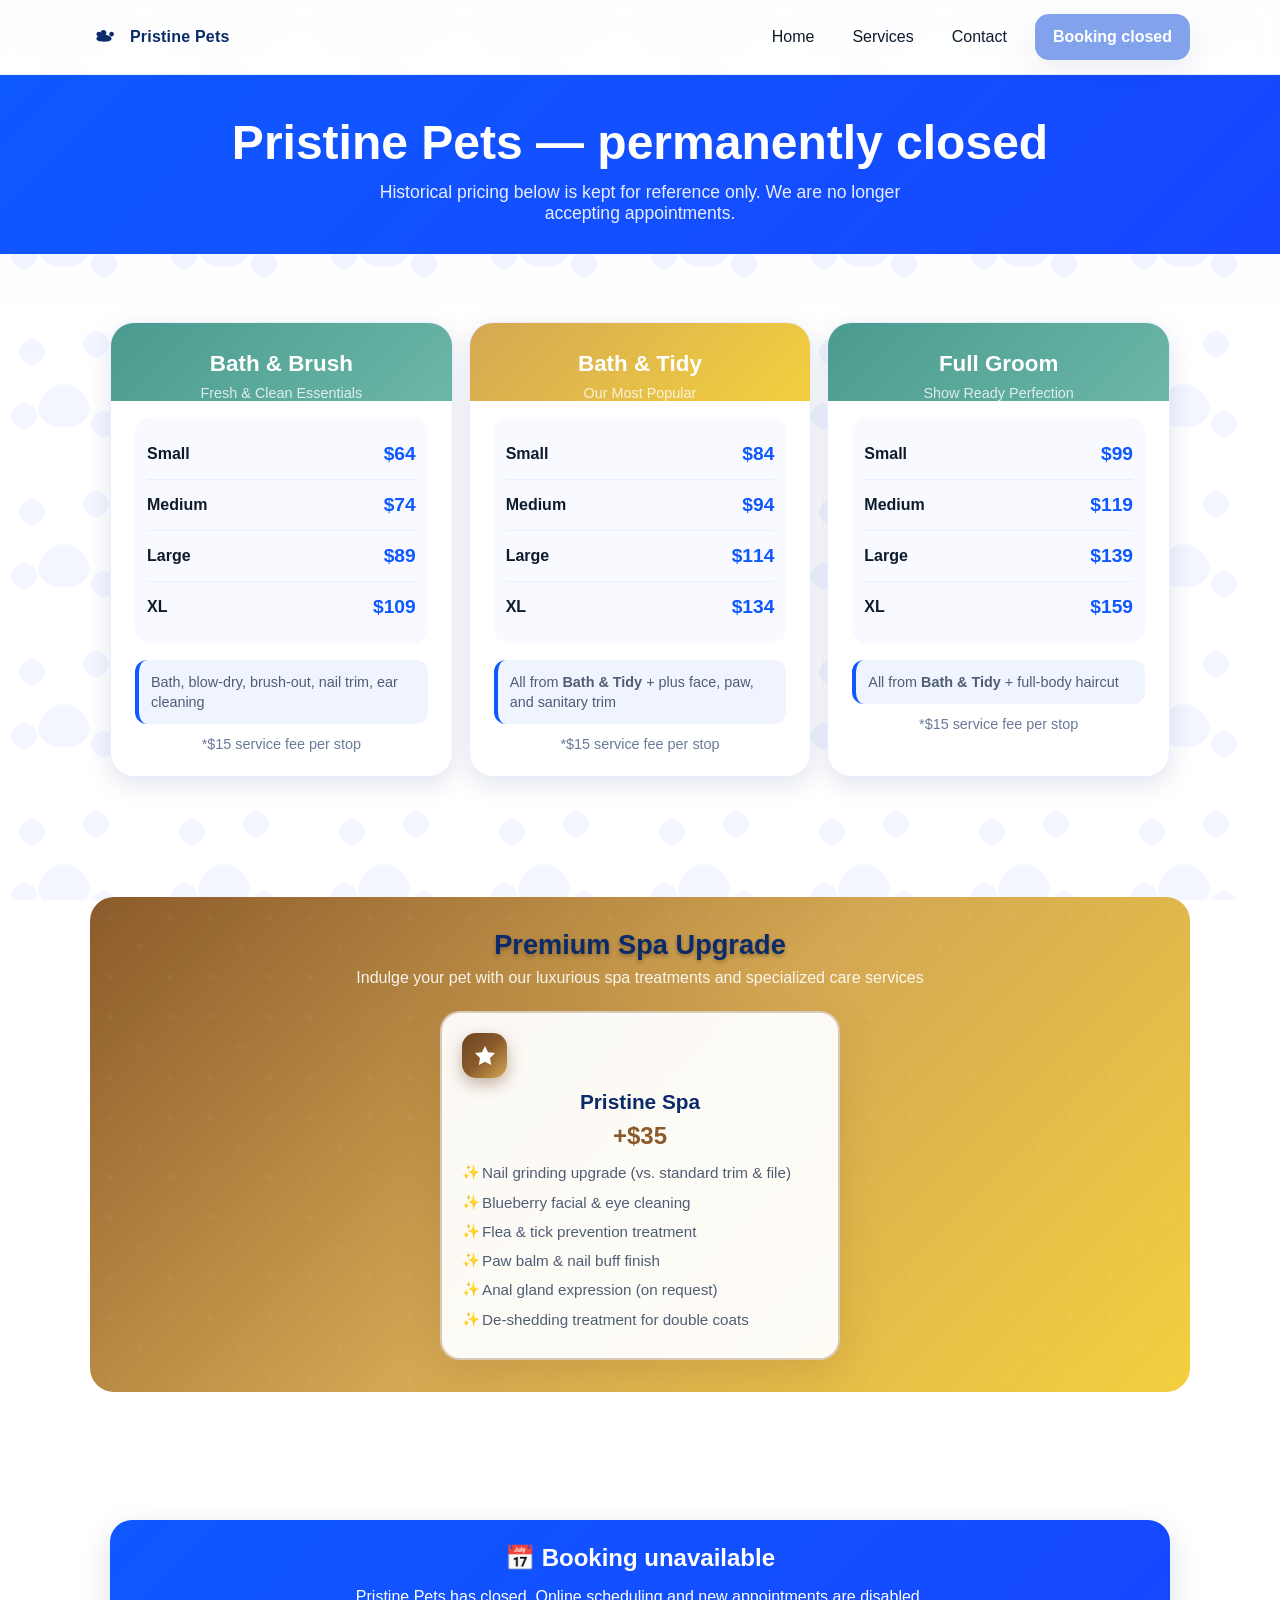
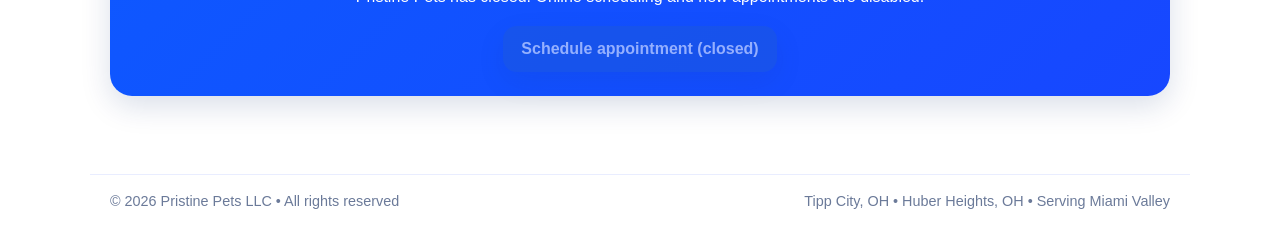
<file: pricing.html>
<!DOCTYPE html>
<html lang="en">

<head>
  <!-- Google tag (gtag.js) -->
  <script async src="https://www.googletagmanager.com/gtag/js?id=AW-17460884512"></script>
  <script>
    window.dataLayer = window.dataLayer || [];
    function gtag() { dataLayer.push(arguments); }
    gtag('js', new Date());

    gtag('config', 'AW-17460884512');
  </script>
  <meta charset="utf-8" />
  <meta name="viewport" content="width=device-width, initial-scale=1" />
  <title>Pricing — Pristine Pets (Permanently Closed)</title>
  <meta name="description"
    content="Archived pricing from Pristine Pets mobile grooming. This business is permanently closed; prices are for reference only." />
  <meta name="format-detection" content="telephone=yes" />
  <style>
    :root {
      --brand: #0e58ff;
      --brand-ink: #0a2a6a;
      --ink: #0d1b2a;
      --muted: #4f5d75;
      --paper: #ffffff;
      --paper-2: #f6f8ff;
      --accent: #00bcd4;
      --radius: 16px;
      --shadow: 0 10px 30px rgba(10, 42, 106, .15);
      --shadow-soft: 0 6px 18px rgba(10, 42, 106, .12);
      --maxw: 1100px;
    }

    /* Reset-ish */
    * {
      box-sizing: border-box
    }

    html,
    body {
      margin: 0;
      padding: 0
    }

    body {
      font-family: ui-sans-serif, -apple-system, BlinkMacSystemFont, "Segoe UI", Roboto, "Helvetica Neue", Arial, "Noto Sans", "Apple Color Emoji", "Segoe UI Emoji", "Segoe UI Symbol";
      color: var(--ink);
      background:
        url('data:image/svg+xml;utf8,<svg xmlns="http://www.w3.org/2000/svg" width="160" height="160" viewBox="0 0 100 100"><g fill="%230e58ff0D"><circle cx="20" cy="20" r="8"/><circle cx="60" cy="15" r="8"/><circle cx="15" cy="60" r="8"/><circle cx="65" cy="65" r="8"/><path d="M40 40c-8 0-16 8-16 16 0 5 5 11 16 11s16-6 16-11c0-8-8-16-16-16z"/></g></svg>'),
        linear-gradient(180deg, #f9fbff 0%, #fff 40%);
      background-repeat: repeat, no-repeat;
      background-attachment: fixed;
      -webkit-font-smoothing: antialiased;
      text-rendering: optimizeLegibility;
    }

    a {
      color: inherit;
      text-decoration: none
    }

    img {
      max-width: 100%;
      display: block
    }

    /* Global containers */
    .container {
      max-width: var(--maxw);
      margin: 0 auto;
      padding: 0 20px
    }

    .section {
      padding: 40px 0
    }

    @media (min-width: 780px) {
      .section {
        padding: 48px 0
      }
    }

    /* Sticky top bar */
    .nav {
      position: sticky;
      top: 0;
      z-index: 50;
      backdrop-filter: saturate(180%) blur(10px);
      background: rgba(255, 255, 255, .8);
      border-bottom: 1px solid #e8edff;
    }

    .nav-inner {
      display: flex;
      align-items: center;
      justify-content: space-between;
      gap: 16px;
      padding: 14px 0
    }

    .brand {
      display: flex;
      align-items: center;
      gap: 12px;
      font-weight: 800;
      letter-spacing: .2px;
      color: var(--brand-ink)
    }

    .brand svg {
      width: 28px;
      height: 28px
    }

    .nav-links {
      display: flex;
      gap: 18px;
      align-items: center;
      flex-wrap: wrap
    }

    .nav-links a {
      padding: 8px 10px;
      border-radius: 10px
    }

    .nav-links a:hover {
      background: #eef3ff
    }

    /* Mobile nav: only show Book Now button */
    @media (max-width:600px) {
      .nav-links a:not(.btn) {
        display: none
      }
    }

    .btn {
      display: inline-block;
      padding: 14px 18px;
      border-radius: 14px;
      font-weight: 700;
      background: var(--brand);
      color: #fff;
      box-shadow: var(--shadow);
      transition: transform .06s ease, box-shadow .2s ease
    }

    .btn:hover {
      transform: translateY(-1px);
      box-shadow: 0 14px 34px rgba(14, 88, 255, .25)
    }

    .btn-outline {
      background: #fff;
      color: var(--brand-ink);
      border: 2px solid #e2e8ff;
      box-shadow: var(--shadow-soft)
    }

    .btn-outline:hover {
      border-color: #bfcfff
    }

    .btn.btn-disabled,
    span.btn.btn-disabled {
      opacity: 0.55;
      cursor: not-allowed;
      pointer-events: none;
      filter: grayscale(0.2);
      user-select: none;
    }

    .btn.btn-disabled:hover,
    span.btn.btn-disabled:hover {
      transform: none;
    }

    /* Hero section for pricing page */
    .hero-simple {
      background: linear-gradient(135deg, var(--brand) 0%, #1747ff 100%);
      color: #fff;
      text-align: center;
      padding: 40px 0 30px;
    }

    .hero-simple h1 {
      font-size: clamp(2rem, 4vw + 1rem, 3rem);
      margin: 0 0 12px;
      font-weight: 800;
    }

    .hero-simple p {
      font-size: 1.1rem;
      opacity: 0.9;
      max-width: 60ch;
      margin: 0 auto;
    }

    /* Pricing grid */
    .pricing-grid {
      display: grid;
      gap: 16px;
      margin-top: 20px;
    }

    @media (min-width: 760px) {
      .pricing-grid {
        grid-template-columns: repeat(3, 1fr);
      }
    }

    .pricing-card {
      background: var(--paper);
      border-radius: 24px;
      border: 1px solid #e9edff;
      overflow: hidden;
      box-shadow: 0 8px 24px rgba(10, 42, 106, 0.12);
      position: relative;
      transition: transform 0.3s ease, box-shadow 0.3s ease;
    }

    .pricing-card:hover {
      transform: translateY(-4px);
      box-shadow: 0 12px 32px rgba(10, 42, 106, 0.18);
    }

    .pricing-header {
      padding: 28px 28px 0;
      text-align: center;
    }

    .pricing-header.popular {
      background: linear-gradient(135deg, #d4a853 0%, #f4d03f 100%);
      color: #fff;
      position: relative;
    }

    .pricing-header.popular::after {

      position: absolute;
      top: -12px;
      left: 50%;
      transform: translateX(-50%);
      background: #d4a853;
      color: #fff;
      padding: 8px 20px;
      border-radius: 24px;
      font-size: 0.8rem;
      font-weight: 700;
      white-space: nowrap;
      box-shadow: 0 4px 12px rgba(212, 168, 83, 0.4);
    }

    .service-title {
      font-size: 1.4rem;
      font-weight: 700;
      margin: 0 0 8px;
    }

    .service-subtitle {
      font-size: 0.9rem;
      opacity: 0.8;
      margin: 0 0 16px;
    }

    .pricing-body {
      padding: 0 24px 24px;
    }

    .price-table {
      margin: 16px 0;
      background: #f8faff;
      border-radius: 16px;
      padding: 12px;
    }

    .price-row {
      display: flex;
      justify-content: space-between;
      align-items: center;
      padding: 14px 0;
      border-bottom: 1px solid #e8edff;
    }

    .price-row:last-child {
      border-bottom: none;
    }

    .size-label {
      font-weight: 600;
      color: var(--ink);
      font-size: 1rem;
    }

    .price-value {
      font-weight: 700;
      color: var(--brand);
      font-size: 1.2rem;
    }

    .service-description {
      color: var(--muted);
      font-size: 0.9rem;
      line-height: 1.4;
      margin: 16px 0 0;
      padding: 12px;
      background: #f0f4ff;
      border-radius: 12px;
      border-left: 4px solid var(--brand);
    }

    /* Spa upgrades section */
    .spa-section {
      margin-top: 24px;
      background: linear-gradient(135deg, #8b5a2b 0%, #d4a853 50%, #f4d03f 100%);
      border-radius: 24px;
      padding: 32px 24px;
      color: white;
      position: relative;
      overflow: hidden;
    }

    .spa-section::before {
      content: '';
      position: absolute;
      top: 0;
      left: 0;
      right: 0;
      bottom: 0;
      background: url('data:image/svg+xml;utf8,<svg xmlns="http://www.w3.org/2000/svg" width="100" height="100" viewBox="0 0 100 100"><g fill="%23ffffff08"><circle cx="20" cy="20" r="3"/><circle cx="80" cy="20" r="3"/><circle cx="50" cy="50" r="3"/><circle cx="20" cy="80" r="3"/><circle cx="80" cy="80" r="3"/></g></svg>');
      pointer-events: none;
    }

    .spa-section h2 {
      position: relative;
      z-index: 1;
      text-align: center;
      color: white;
      margin: 0 0 12px;
      font-size: 1.7rem;
      text-shadow: 0 2px 4px rgba(0, 0, 0, 0.3);
    }

    .spa-section .spa-subtitle {
      text-align: center;
      color: rgba(255, 255, 255, 0.9);
      margin: 0 0 24px;
      font-size: 1rem;
    }

    .spa-grid {
      display: grid;
      gap: 20px;
      margin-top: 24px;
      position: relative;
      z-index: 1;
    }

    @media (min-width: 600px) {
      .spa-grid {
        grid-template-columns: 1fr;
        max-width: 400px;
        margin: 24px auto 0;
      }
    }

    .spa-card {
      background: rgba(255, 255, 255, 0.95);
      backdrop-filter: blur(10px);
      border-radius: 20px;
      padding: 20px;
      border: 1px solid rgba(255, 255, 255, 0.2);
      box-shadow: 0 8px 32px rgba(0, 0, 0, 0.15);
      transition: transform 0.3s ease, box-shadow 0.3s ease;
      color: var(--ink);
    }

    .spa-card:hover {
      transform: translateY(-4px);
      box-shadow: 0 12px 40px rgba(0, 0, 0, 0.2);
    }

    .spa-icon {
      width: 45px;
      height: 45px;
      background: linear-gradient(135deg, #8b5a2b 0%, #d4a853 100%);
      border-radius: 14px;
      display: flex;
      align-items: center;
      justify-content: center;
      margin-bottom: 12px;
      box-shadow: 0 4px 12px rgba(139, 90, 43, 0.3);
    }



    .spa-list {
      list-style: none;
      padding: 0;
      margin: 0;
    }

    .spa-list li {
      color: var(--muted);
      font-size: 0.95rem;
      margin: 8px 0;
      position: relative;
      padding-left: 20px;
      line-height: 1.4;
    }

    .spa-list li::before {
      content: "✨";
      position: absolute;
      left: 0;
      font-size: 0.9rem;
    }

    .spa-icon.premium-icon {
      background: linear-gradient(135deg, #6b4423 0%, #8b5a2b 50%, #d4a853 100%);
      box-shadow: 0 6px 16px rgba(107, 68, 35, 0.4);
    }

    .spa-price {
      font-size: 1.4rem;
      font-weight: 700;
      color: var(--brand);
      margin: 8px 0 12px;
      text-align: center;
    }

    .spa-price.premium-price {
      color: #8b5a2b;
      font-size: 1.5rem;
    }

    .spa-card.premium {
      border: 2px solid rgba(139, 90, 43, 0.3);
      box-shadow: 0 12px 40px rgba(139, 90, 43, 0.2);
    }

    .spa-card.premium:hover {
      transform: translateY(-6px);
      box-shadow: 0 16px 48px rgba(139, 90, 43, 0.25);
    }

    .spa-card.membership {
      border: 2px solid rgba(14, 88, 255, 0.3);
      box-shadow: 0 12px 40px rgba(14, 88, 255, 0.15);
    }

    .spa-card.membership:hover {
      transform: translateY(-6px);
      box-shadow: 0 16px 48px rgba(14, 88, 255, 0.2);
    }

    .spa-icon.membership-icon {
      background: linear-gradient(135deg, var(--brand) 0%, var(--accent) 100%);
      box-shadow: 0 6px 16px rgba(14, 88, 255, 0.3);
    }

    .spa-price.membership-price {
      color: var(--brand);
      font-size: 1.5rem;
    }

    .spa-title {
      font-size: 1.3rem;
      font-weight: 700;
      color: var(--brand-ink);
      margin: 0;
      text-align: center;
    }



    /* CTA section */
    .cta-section {
      background: linear-gradient(135deg, var(--brand) 0%, #1747ff 100%);
      color: #fff;
      border-radius: 22px;
      box-shadow: var(--shadow);
      padding: 24px;
      text-align: center;
      margin-top: 32px;
    }

    .cta-section h3 {
      margin: 0 0 16px;
      font-size: 1.5rem;
    }

    .cta-actions {
      display: flex;
      gap: 12px;
      justify-content: center;
      flex-wrap: wrap;
      margin-top: 20px;
    }

    /* Footer */
    footer {
      padding: 30px 0;
      color: #42506a
    }

    .foot {
      display: flex;
      flex-wrap: wrap;
      gap: 18px;
      align-items: center;
      justify-content: space-between;
      border-top: 1px solid #e9edff;
      padding-top: 18px
    }

    .tiny {
      font-size: .9rem;
      color: #6b7a99
    }

    /* Accessibility */
    @media (prefers-reduced-motion: reduce) {
      * {
        animation: none !important;
        transition: none !important;
        scroll-behavior: auto !important
      }
    }

    html {
      scroll-behavior: smooth
    }

    .sr-only {
      position: absolute;
      width: 1px;
      height: 1px;
      padding: 0;
      margin: -1px;
      overflow: hidden;
      clip: rect(0, 0, 0, 0);
      white-space: nowrap;
      border: 0
    }
  </style>
</head>

<body>

  <!-- NAV -->
  <header class="nav">
    <div class="container nav-inner">
      <div class="brand">
        <svg viewBox="0 0 48 48" aria-hidden="true">
          <path fill="currentColor"
            d="M18 17c0-2.8 2.2-5 5-5s5 2.2 5 5-2.2 5-5 5-5-2.2-5-5zm-7 2c0-2.2 1.8-4 4-4s4 1.8 4 4-1.8 4-4 4-4-1.8-4-4zm22 0c0-2.2 1.8-4 4-4s4 1.8 4 4-1.8 4-4 4-4-1.8-4-4zM11 27c0-3.9 6-7 13-7s13 3.1 13 7c0 2.7-3.3 5-13 5s-13-2.3-13-5z" />
        </svg>
        <span>Pristine Pets</span>
      </div>
      <nav class="nav-links" aria-label="Primary">
        <a href="legacy.html">Home</a>
        <a href="legacy.html#services">Services</a>
        <a href="legacy.html#contact">Contact</a>
        <span class="btn btn-disabled acuity-embed-button" role="button" aria-disabled="true" tabindex="-1"
          title="Online booking is no longer available">Booking closed</span>
      </nav>
    </div>
  </header>

  <!-- HERO -->
  <section class="hero-simple">
    <div class="container">
      <h1>Pristine Pets — permanently closed</h1>
      <p>Historical pricing below is kept for reference only. We are no longer accepting appointments.</p>
    </div>
  </section>

  <!-- MAIN PRICING -->
  <section class="section">
    <div class="container">
      <div class="pricing-grid">

        <!-- Bath & Brush -->
        <div class="pricing-card">
          <div class="pricing-header"
            style="background: linear-gradient(135deg, #4a9b8e 0%, #6bb7a8 100%); color: white;">
            <h3 class="service-title">Bath & Brush</h3>
            <p class="service-subtitle">Fresh & Clean Essentials</p>
          </div>
          <div class="pricing-body">
            <div class="price-table">
              <div class="price-row">
                <span class="size-label">Small</span>
                <span class="price-value">$64</span>
              </div>
              <div class="price-row">
                <span class="size-label">Medium</span>
                <span class="price-value">$74</span>
              </div>
              <div class="price-row">
                <span class="size-label">Large</span>
                <span class="price-value">$89</span>
              </div>
              <div class="price-row">
                <span class="size-label">XL</span>
                <span class="price-value">$109</span>
              </div>
            </div>
            <p class="service-description">
              Bath, blow-dry, brush-out, nail trim, ear cleaning
            </p>
            <div class="tiny" style="margin-top: 12px; color: #6b7a99; text-align: center;">*$15 service fee per stop
            </div>
          </div>
        </div>

        <!-- Bath & Tidy -->
        <div class="pricing-card">
          <div class="pricing-header popular">
            <h3 class="service-title">Bath & Tidy</h3>
            <p class="service-subtitle">Our Most Popular</p>
          </div>
          <div class="pricing-body">
            <div class="price-table">
              <div class="price-row">
                <span class="size-label">Small</span>
                <span class="price-value">$84</span>
              </div>
              <div class="price-row">
                <span class="size-label">Medium</span>
                <span class="price-value">$94</span>
              </div>
              <div class="price-row">
                <span class="size-label">Large</span>
                <span class="price-value">$114</span>
              </div>
              <div class="price-row">
                <span class="size-label">XL</span>
                <span class="price-value">$134</span>
              </div>
            </div>
            <p class="service-description">
              All from <strong>Bath & Tidy</strong> + plus face, paw, and sanitary trim
            </p>
            <div class="tiny" style="margin-top: 12px; color: #6b7a99; text-align: center;">*$15 service fee per stop
            </div>
          </div>
        </div>

        <!-- Full Groom -->
        <div class="pricing-card">
          <div class="pricing-header"
            style="background: linear-gradient(135deg, #4a9b8e 0%, #6bb7a8 100%); color: white;">
            <h3 class="service-title">Full Groom</h3>
            <p class="service-subtitle">Show Ready Perfection</p>
          </div>
          <div class="pricing-body">
            <div class="price-table">
              <div class="price-row">
                <span class="size-label">Small</span>
                <span class="price-value">$99</span>
              </div>
              <div class="price-row">
                <span class="size-label">Medium</span>
                <span class="price-value">$119</span>
              </div>
              <div class="price-row">
                <span class="size-label">Large</span>
                <span class="price-value">$139</span>
              </div>
              <div class="price-row">
                <span class="size-label">XL</span>
                <span class="price-value">$159</span>
              </div>
            </div>
            <p class="service-description">
              All from <strong>Bath & Tidy</strong> + full-body haircut
            </p>
            <div class="tiny" style="margin-top: 12px; color: #6b7a99; text-align: center;">*$15 service fee per stop
            </div>
          </div>
        </div>

      </div>
    </div>
  </section>

  <!-- PREMIUM SPA UPGRADES -->
  <section class="section">
    <div class="container spa-section">
      <h2 style="text-align: center; color: var(--brand-ink); margin: 0 0 8px;">Premium Spa Upgrade</h2>

      <p class="spa-subtitle">Indulge your pet with our luxurious spa treatments and specialized care services</p>

      <div class="spa-grid">

        <!-- Pristine Spa -->
        <div class="spa-card premium">
          <div class="spa-icon premium-icon">
            <svg width="24" height="24" viewBox="0 0 24 24" fill="none" xmlns="http://www.w3.org/2000/svg">
              <path d="M12 2L15.09 8.26L22 9L17 14L18.18 21L12 17.77L5.82 21L7 14L2 9L8.91 8.26L12 2Z" fill="white" />
            </svg>
          </div>
          <h4 class="spa-title">Pristine Spa</h4>
          <div class="spa-price premium-price">+$35</div>
          <ul class="spa-list">
            <li>Nail grinding upgrade (vs. standard trim & file)</li>
            <li>Blueberry facial & eye cleaning</li>
            <li>Flea & tick prevention treatment</li>
            <li>Paw balm & nail buff finish</li>
            <li>Anal gland expression (on request)</li>
            <li>De-shedding treatment for double coats</li>
          </ul>
        </div>

      </div>
    </div>
  </section>



  <!-- CTA -->
  <section class="section">
    <div class="container">
      <div class="cta-section">
        <h3>📅 Booking unavailable</h3>
        <p>Pristine Pets has closed. Online scheduling and new appointments are disabled.</p>
        <div class="cta-actions">
          <span class="btn btn-disabled acuity-embed-button" role="button" aria-disabled="true" tabindex="-1"
            title="Business closed">Schedule appointment (closed)</span>
        </div>
      </div>
    </div>
  </section>



  <footer>
    <div class="container foot">
      <div class="tiny">© <span id="year"></span> Pristine Pets LLC • All rights reserved</div>
      <div class="tiny">Tipp City, OH • Huber Heights, OH • Serving Miami Valley</div>
    </div>
  </footer>

  <!-- Minimal JS -->
  <script>
    // Current year in footer
    const yearEl = document.getElementById('year');
    if (yearEl) {
      yearEl.textContent = new Date().getFullYear();
    }

  </script>

</body>

</html>
</file>
<file: consulting.css>
:root {
  color-scheme: light;
  --canvas: #fafbfd;
  --white: #fff;
  --ink: #101d39;
  --sub: #465572;
  --dark: #101e39;
  --paper: #edf3fc;
  --line: #d8e2f1;
  --accent: #2549bd;
  --ice: #adccff;
  --serif: Georgia, "Times New Roman", serif;
  --sans: system-ui, -apple-system, BlinkMacSystemFont, "Segoe UI", sans-serif;
  --mono: ui-monospace, "SFMono-Regular", Consolas, monospace;
}
*, *::before, *::after { box-sizing: border-box; }
body { margin: 0; background: var(--canvas); color: var(--ink); font: 1rem/1.65 var(--sans); }
a { color: inherit; text-underline-offset: .2em; }
h1, h2, h3, p { margin: 0; }
h1, h2, h3 { text-wrap: balance; }
h1, h2 { font-weight: 720; letter-spacing: -.068em; line-height: 1.04; }
h1 { font-size: clamp(2.6rem, 5.7vw, 5.85rem); }
h2 { font-size: clamp(2.1rem, 4.3vw, 4.15rem); }
h3 { font-size: clamp(1.25rem, 2vw, 1.55rem); font-weight: 720; letter-spacing: -.039em; line-height: 1.2; }
.wrap { width: min(1216px, calc(100% - 88px)); margin-inline: auto; }
.eyebrow { font: 700 .74rem/1.45 var(--mono); letter-spacing: .11em; text-transform: uppercase; color: var(--accent); }
.lede { font-size: clamp(1.045rem, 1.7vw, 1.19rem); max-width: 53ch; color: var(--sub); }
.skip { position: absolute; inset: auto auto auto 1rem; top: -200px; background: white; padding: .55rem 1rem; z-index: 3; }
.skip:focus { top: 1rem; }
a:focus-visible { outline: 3px solid #b85b1a; outline-offset: 5px; }

.brand { display: inline-flex; align-items: center; gap: .65rem; text-decoration: none; font-size: 1.05rem; font-weight: 790; letter-spacing: -.035em; line-height: 1.12; flex: none; }
.brand small { display: block; margin-top: 4px; font: 650 .66rem/1.15 var(--mono); letter-spacing: .1em; text-transform: uppercase; color: var(--sub); }
.mark { width: 46px; height: 46px; object-fit: contain; flex: none; border-radius: 12px; }

.hero { background: var(--dark); color: var(--white); position: relative; }
.compact-hero {
  padding: clamp(3.7rem, 7.4vw, 6.85rem) 0;
  background:
    radial-gradient(ellipse at 88% 22%, #2c51a7 0%, transparent 58%),
    repeating-linear-gradient(128deg, #adcaff10 0 1px, transparent 1px 32px),
    #101e39;
}
.hero-grid { display: grid; grid-template-columns: minmax(0, 1.45fr) minmax(0, .83fr); align-items: center; gap: clamp(1.85rem, 6vw, 5.75rem); }
.hero .eyebrow { color: var(--ice); }
.hero h1 { margin: .85rem 0 1.3rem; }
.hero .lede { color: #dbe7fb; }
.hero .button { margin-top: 1.65rem; background: #cfdeff; color: #12234a; }
.hero .button:hover { background: white; }
.compact-hero h1 { font-size: clamp(2.85rem, 5.7vw, 5.6rem); }
.button { display: inline-flex; gap: .65rem; min-height: 50px; align-items: center; justify-content: center; padding: .65rem 1.15rem; border: 1px solid transparent; border-radius: 11px; text-decoration: none; font-weight: 730; font-size: .94rem; line-height: 1.3; background: var(--accent); color: white; transition: background .18s ease, box-shadow .18s ease, transform .18s ease; }
.button:hover { background: #193691; box-shadow: 0 5px 18px #142b6a29; transform: translateY(-2px); }
.link-icon { flex: none; }
.advisor-link { display: inline-flex; align-items: center; gap: .5rem; min-height: 44px; color: #dbe8ff; font-size: .94rem; font-weight: 720; }
.advisor-link:hover { color: white; }
.hero-actions { display: flex; align-items: center; flex-wrap: wrap; gap: .55rem 1.2rem; margin-top: 1.7rem; }
.hero-actions .button { margin-top: 0; }
.aside { padding: clamp(1.25rem, 3vw, 2.15rem); border: 1px solid #a2c2ff4c; background: #10234db8; border-radius: 21px; box-shadow: 0 14px 34px #07163226; }
.aside h2 { font-size: clamp(1.85rem, 3vw, 2.6rem); margin: .45rem 0 .65rem; }
.aside p:not(.eyebrow,.badge), .credentials { color: #dfeaff; }
.aside .badge { color: #dbe8ff; background: #223a6d; }
.price-aside h2 { font-size: clamp(3rem, 5.5vw, 4.8rem); font-variant-numeric: tabular-nums; }

.home-hero { color: var(--ink); padding: clamp(2.65rem, 6vw, 5rem) 0; background: radial-gradient(ellipse at 73% 5%, #e9f0ff 0%, transparent 62%), var(--canvas); }
.home-hero .hero-grid { grid-template-columns: minmax(0, 1.16fr) minmax(0, 1fr); gap: clamp(1.75rem, 5vw, 5rem); }
.home-hero .eyebrow { color: var(--accent); }
.home-hero h1 { text-wrap: initial; font-size: clamp(3.05rem, 6.3vw, 6.25rem); }
.home-hero h1 em { display: block; color: var(--accent); font: italic 400 1.02em/.99 var(--serif); letter-spacing: -.078em; padding-right: .06em; }
.home-hero .lede { color: var(--sub); max-width: 43ch; }
.home-hero .button { background: var(--accent); color: white; }
.home-hero .button:hover { background: #193691; }
.home-hero .advisor-link { color: var(--ink); }
.home-hero .advisor-link:hover { color: var(--accent); }
.guide-stage {
  min-width: 0; position: relative; isolation: isolate; overflow: hidden; display: grid; place-items: center;
  padding: 3.3rem 1.2rem 3.5rem; min-height: 26rem; height: 100%;
  color: #e4edff; border-radius: 26px; box-shadow: 0 22px 48px -24px #102c778c;
  background: radial-gradient(ellipse at 67% 24%, #476fda, transparent 57%), linear-gradient(132deg,#1c367d,#101d3d 84%);
}
.guide-stage::before { content: ""; position: absolute; inset: 0; z-index: -1; background: repeating-radial-gradient(ellipse at 76% 42%, transparent 0 23px, #c5d7ff26 24px, transparent 25px 38px); }
.stage-meta, .stage-index { font: 650 clamp(.51rem, 1.03vw, .69rem)/1.1 var(--mono); letter-spacing: .10em; position: absolute; }
.stage-meta { inset: 1.15rem 1.3rem auto; display: flex; justify-content: space-between; gap: .6rem; }
.stage-index { bottom: 1.22rem; right: 1.3rem; }
.book {
  position: relative; width: min(62%, 252px); padding: 1rem .94rem .85rem 1.14rem; color: #102754;
  background: #e8effe; border-radius: 3px 8px 8px 3px;
  box-shadow: inset 4px 0 5px #0b2a6b36, 4px 4px #a8bce9, 7px 7px #8198c8, 18px 25px 34px #05122895;
  transform: rotate(-9deg);
}
.book-top { display: flex; align-items: center; gap: .42rem; }
.book-top img { border-radius: 4px; }
.book-top span, .book-bottom { font: 780 clamp(.40rem, .72vw, .58rem)/1.18 var(--mono); letter-spacing: .075em; }
.book-title { margin: .64rem 0 .76rem; font-size: clamp(1.23rem, 3vw, 2.38rem); font-weight: 770; line-height: .99; letter-spacing: -.068em; }
.book-title em { font: italic 400 1em/.98 var(--serif); color: var(--accent); }
.book-photo { display: block; width: 100%; height: auto; aspect-ratio: 1.8; object-fit: cover; object-position: 52% 44%; border-radius: 3px; }
.book-bottom { margin-top: .62rem; display: flex; justify-content: space-between; gap: .25rem; }
.proof-bar { background: white; border-block: 1px solid var(--line); }
.proof-inner { min-height: 65px; display: flex; justify-content: space-between; align-items: center; gap: .55rem 1rem; font-size: .9rem; font-weight: 730; }
.proof-inner p { display: flex; align-items: center; gap: .6rem; }
.proof-dot { width: .56rem; height: .56rem; flex: none; border-radius: 50%; background: #4068d5; box-shadow: 0 0 0 4px #e5edff; }
.proof-inner a { color: var(--accent); min-height: 44px; display: inline-flex; align-items: center; gap: .4rem; text-decoration: none; }
.proof-inner a:hover { text-decoration: underline; }

.section { padding: clamp(3.75rem, 8vw, 7.1rem) 0; }
.section h2 { margin: .65rem 0 1rem; }
.section-heading { max-width: 45rem; margin-bottom: clamp(1.45rem, 4vw, 2.7rem); }
.grid { display: grid; grid-template-columns: minmax(0, .94fr) minmax(0, 1.06fr); gap: clamp(1.75rem, 7vw, 6.2rem); align-items: start; }
.bordered { background: #eaf0fc; border-block: 1px solid var(--line); }
.fit-list { list-style: none; margin: 0; padding: 0; display: grid; gap: 1rem; }
.fit-cards { grid-template-columns: repeat(3, minmax(0,1fr)); }
.fit-list li { padding: clamp(1.2rem, 2.5vw, 1.85rem); border: 1px solid var(--line); border-radius: 18px; background: white; }
.fit-list p { color: var(--sub); margin-top: .5rem; }
.card-index { display: grid; place-items: center; width: 2.5rem; height: 2.5rem; margin-bottom: 1.25rem; border-radius: 9px; color: var(--accent); background: var(--paper); font: 700 .83rem/1 var(--mono); }
.service-cards li { display: grid; grid-template-columns: auto minmax(0,1fr); gap: 0 1rem; }
.service-cards .card-index { grid-row: span 2; margin-bottom: 0; }

.home-options { background: var(--paper); border-top: 1px solid var(--line); }
.option-grid { display: grid; grid-template-columns: repeat(2, minmax(0,1fr)); gap: 1rem; }
.offer { padding: clamp(1.45rem, 4vw, 2.75rem); border: 1px solid var(--line); border-radius: 21px; background: white; box-shadow: 0 12px 25px -20px #16316b61; }
.offer h3 { margin: .53rem 0 .86rem; }
.offer p:not(.eyebrow,.badge) { color: var(--sub); }
.offer .button { margin-top: 1.18rem; }
.option-grid .offer { display: flex; flex-direction: column; align-items: start; }
.option-grid .offer .price-note { flex: 1; }
.home-guide { background: radial-gradient(ellipse at 98% 5%, #355cc3, transparent 65%), var(--dark); color: white; border-color: transparent; }
.home-guide .eyebrow { color: var(--ice); }
.home-guide p:not(.eyebrow,.badge) { color: #dbe7fb; }
.home-guide .button { background: #dae6ff; color: #162f68; }
.home-guide .button:hover { background: white; }
.price { font-size: clamp(2.7rem, 5vw, 4.1rem); line-height: 1; letter-spacing: -.07em; font-weight: 730; font-variant-numeric: tabular-nums; }
.price-note { margin-top: .6rem; }
.sales-note { color: var(--sub); font-size: .9rem; margin-top: 1rem; }
.badge { display: inline-block; margin-top: .94rem; padding: .44rem .68rem; background: #e9effb; color: #304b80; border-radius: 7px; font-weight: 720; font-size: .81rem; line-height: 1.4; }

.intro-section { padding-block: 0; }
.intro-panel { display: grid; grid-template-columns: minmax(0, 1fr) minmax(0, 1.14fr); gap: clamp(1.05rem, 5vw, 4rem); padding: clamp(1.45rem, 4vw, 2.7rem); border: 1px solid var(--line); border-radius: 21px; background: var(--paper); }
.intro-panel h2 { margin-bottom: 0; font-size: clamp(2rem, 4vw, 3.36rem); }
.intro-panel p:not(.eyebrow,.badge) { color: var(--sub); }
.intro-panel p+p:not(.badge) { margin-top: .65rem; }
.intro-panel .badge { background: white; border: 1px solid var(--line); }
.guide-steps { list-style: none; counter-reset: guide; margin: 0; padding: 0; display: grid; grid-template-columns: 1fr 1fr; gap: .55rem; }
.guide-steps li { counter-increment: guide; display: flex; align-items: center; gap: .65rem; padding: .62rem .72rem; border: 1px solid var(--line); border-radius: 10px; background: white; font-size: .93rem; font-weight: 660; line-height: 1.3; }
.guide-steps li::before { content: counter(guide, decimal-leading-zero); color: var(--accent); font: 700 .75rem/1 var(--mono); }
.guide-excerpt { max-width: 52rem; margin-inline: auto; background: white; border: 1px solid var(--line); border-top: 4px solid var(--accent); border-radius: 18px; padding: clamp(1.35rem, 5vw, 3.8rem); box-shadow: 0 16px 36px -24px #102c7766; }
.guide-excerpt h2 { margin-bottom: 1.35rem; }
.guide-excerpt p:not(.eyebrow) { font: clamp(1.0625rem, 2vw, 1.23rem)/1.76 var(--serif); color: var(--ink); }
.guide-excerpt p+p:not(.eyebrow) { margin-top: 1em; }
section[id] { scroll-margin-top: 1.2rem; }
.credentials { margin: .85rem 0 0; padding-left: 1.2rem; }
.credentials li+li { margin-top: .45rem; }
.credentials li::marker { color: var(--ice); }
.story { max-width: 64ch; color: var(--sub); }
.story p+p { margin-top: 1rem; }
.story .button { margin-top: 1.45rem; }

.foot { background: #101b32; color: #e7efff; }
.footer-inner { display: flex; justify-content: space-between; align-items: center; gap: 1rem 2rem; padding-block: 2.25rem; }
.foot .mark { width: 40px; height: 40px; }
.foot .brand small, .foot p { color: #c1cfe7; }
.foot p { font-size: .89rem; margin-top: .55rem; }
.foot nav { display: flex; flex-wrap: wrap; gap: 0 1.25rem; }
.foot nav a { display: inline-flex; min-height: 44px; align-items: center; font-size: .91rem; font-weight: 680; text-decoration: none; }
.foot nav a:hover { text-decoration: underline; }

@media (max-width: 1000px) {
  .wrap { width: calc(100% - 64px); }
  .guide-stage { min-height: 23rem; }
}
@media (max-width: 760px) {
  .wrap { width: calc(100% - 40px); }
  .hero-grid, .home-hero .hero-grid, .grid, .intro-panel { grid-template-columns: 1fr; }
  .home-hero h1 { font-size: clamp(3.15rem, 10.5vw, 4.85rem); }
  .home-hero { padding-top: 2.7rem; }
  .guide-stage { width: 100%; height: auto; max-width: 36rem; min-height: 20.75rem; aspect-ratio: 1.05; padding-block: 2.7rem; }
  .book { width: min(52%, 210px); }
  .book-title { font-size: clamp(1.4rem, 5vw, 2.05rem); }
  .book-top span, .book-bottom { font-size: .47rem; }
  .stage-meta, .stage-index { font-size: .61rem; }
  .aside, .hero .offer { max-width: 36rem; }
  .fit-cards { grid-template-columns: 1fr; }
}
@media (max-width: 550px) {
  .wrap { width: calc(100% - 32px); }
  .brand { justify-self: start; }
  .mark { width: 42px; height: 42px; }
  .option-grid { grid-template-columns: 1fr; }
  .proof-inner { font-size: .8rem; }
  .footer-inner { flex-direction: column; align-items: start; }
}
@media (max-width: 380px) {
  .proof-inner { gap: .45rem; }
  .proof-inner p { gap: .4rem; }
  .guide-steps { grid-template-columns: 1fr; }
  .guide-stage { min-height: 22.75rem; }
  .book { padding: .78rem .74rem .68rem .9rem; }
  .book-title { font-size: 1.37rem; }
}
@media (prefers-reduced-motion: reduce) {
  .button { transition: none; }
  .button:hover { transform: none; }
}

.session-card {
  padding: clamp(1.25rem, 3vw, 2.15rem);
  border: 1px solid #a2c2ff4c;
  background: #10234db8;
  border-radius: 21px;
  box-shadow: 0 14px 34px #07163226;
}
.session-card ul { list-style: none; padding: 0; margin: .9rem 0 0; }
.session-card li {
  display: flex; align-items: baseline; gap: .9rem; padding: .64rem 0;
  border-top: 1px solid #acc7ff3b; color: #e3edff; font-weight: 640;
}
.session-card li:last-child { padding-bottom: 0; }
.session-card li span { color: var(--ice); font: 700 .72rem/1 var(--mono); }
@media (max-width: 760px) { .session-card { max-width: 36rem; } }

.home-bundle { background: #f8faff; border-color: #a7bae6; }
.home-intro { margin-top: clamp(1.5rem, 5vw, 3.4rem); scroll-margin-top: 1.2rem; }
.home-intro .wrap { width: 100%; }
.home-intro .intro-panel { background: var(--white); }
.option-rate { font-size: clamp(1.15rem, 2.4vw, 1.55rem); font-weight: 730; line-height: 1.25; letter-spacing: -.025em; }
.offer p.option-rate { color: var(--ink); }

.compact-hero { background: radial-gradient(ellipse at 88% 22%, #233d62, transparent 62%), #081425; }
.compact-hero h1 { font-family: var(--serif); font-weight: 400; letter-spacing: -.05em; color: #fffaf1; }
.compact-hero .eyebrow { color: #c7dbf6; }
.compact-hero .button { background: #f4cf99; color: #101d32; border-radius: 100px; }
.compact-hero .button:hover { background: #ffe1b6; }
.compact-hero .price-aside h2 { color: #f4cf99; }
.guide-disclosure { margin-top: 1.15rem; }
.guide-disclosure summary {
  cursor: pointer; display: inline-flex; align-items: center; gap: .65rem; min-height: 44px; padding: .46rem .9rem;
  list-style: none; background: var(--paper); border: 1px solid var(--line); border-radius: 100px;
  color: var(--accent); font-weight: 700;
}
.guide-disclosure summary::-webkit-details-marker { display: none; }
.guide-disclosure summary:hover { background: #e0eaff; }
.guide-disclosure summary:focus-visible { outline: 2px solid var(--accent); outline-offset: 3px; }
.guide-chevron { width: .45rem; height: .45rem; border: solid currentColor; border-width: 0 2px 2px 0; transform: translateY(-2px) rotate(45deg); }
.guide-disclosure[open] .guide-chevron { transform: translateY(2px) rotate(225deg); }
.guide-disclosure:not([open]) .guide-collapse, .guide-disclosure[open] .guide-expand { display: none; }
.guide-remainder { padding-top: 1.1rem; }
.guide-buy {
  margin-top: 1.5rem; padding: clamp(1rem, 3vw, 1.5rem); background: #101e39; color: #fffaf1; border-radius: 14px;
  display: grid; grid-template-columns: minmax(0, 1fr) auto; align-items: start; gap: 1rem;
}
.guide-buy .eyebrow { color: #c7dbf6; }
.guide-buy h3 { margin-top: .3rem; }
.guide-buy-rate { display: grid; justify-items: end; font-size: .81rem; color: #dbe7fb; }
.guide-buy-rate strong { color: #f4cf99; font-size: 1.6rem; line-height: 1.25; }
.guide-buy a { grid-column: 1 / -1; width: fit-content; display: flex; align-items: center; min-height: 44px; color: #f4cf99; font-size: .92rem; font-weight: 700; }
@media (max-width: 550px) {
  .guide-buy { grid-template-columns: minmax(0,1fr); }
  .guide-buy-rate { justify-items: start; }
}
</file>
<file: cinematic-home.css>
.cinematic-home .scene h1,.cinematic-home .scene h2,.cinematic-home .scene p{margin:0}
.cinematic-home .scene a{color:inherit;text-decoration:none}
.cinematic-home .scene .wrap{max-width:1320px;width:calc(100% - 112px);margin:auto}
.cinematic-home .scene{position:relative;isolation:isolate;overflow:hidden}
.cinematic-home .scene:after{content:"";position:absolute;inset:0;z-index:-1}
.cinematic-home .scene:after{background:linear-gradient(0deg,#081425,transparent 28%),linear-gradient(90deg,#08142578 2%,#08142528 48%,transparent 69%),linear-gradient(180deg,#06112167,transparent 24%)}
.cinematic-home .scene .hero-layout{min-height:665px;display:flex;align-items:center;position:relative;padding-bottom:50px}
.cinematic-home .scene .eyebrow{font-size:11px;letter-spacing:.17em;text-transform:uppercase;font-weight:bold;color:#b9d4f5;line-height:1.4}
.cinematic-home .scene h1{font:normal clamp(48px,6.05vw,87px)/.98 Georgia,serif;letter-spacing:-.057em;margin:19px 0 24px}
.cinematic-home .scene h1 em{font-weight:400;color:#f6cb91}
.cinematic-home .scene .copy p:not(.eyebrow){color:#e3eafa;line-height:1.54;max-width:455px;font-size:18px}
.cinematic-home .scene .actions{display:flex;gap:22px;align-items:center;margin-top:27px}
.cinematic-home .scene .btn{border-radius:100px;background:#f4cf99;color:#101d32;padding:15px 20px;font-size:14px;font-weight:750;white-space:nowrap}
.cinematic-home .scene .btn span{padding-left:14px}
.cinematic-home .scene .text-link{font-size:14px;border-bottom:1px solid #caddf4a6;padding-bottom:3px}
.cinematic-home .scene .card{position:absolute;bottom:34px;right:1%;width:242px;padding:17px 19px;border-radius:18px;background:#10213ae8;border:1px solid #a1b9d47b;box-shadow:0 10px 38px #02070e52;backdrop-filter:blur(10px)}
.cinematic-home .scene .card strong{display:block;font:normal 22px/1.14 Georgia,serif;margin:7px 0 11px}
.cinematic-home .scene .card .price{display:flex;justify-content:space-between;align-items:center;border-top:1px solid #a1b9d44c;padding-top:10px;font-size:12px}
.cinematic-home .scene .price b{color:#f6cb91;font-size:17px}
@media(max-width:760px){.cinematic-home .scene .wrap{width:calc(100% - 38px)}
.cinematic-home .scene .hero-layout{min-height:0;display:block;padding:28px 0 10px}
.cinematic-home .scene .eyebrow{font-size:9px}
.cinematic-home .scene h1{font-size:clamp(36px,11.5vw,65px);margin:11px 0 13px}
.cinematic-home .scene .copy p:not(.eyebrow){font-size:15px;max-width:330px}
.cinematic-home .scene .actions{margin-top:17px;gap:13px}
.cinematic-home .scene .btn{padding:12px 13px;font-size:12px}
.cinematic-home .scene .btn span{padding-left:7px}
.cinematic-home .scene .text-link{font-size:11px}
.cinematic-home .scene:after{background:linear-gradient(0deg,#081425 1%,transparent 26%)}
.cinematic-home .scene .card{position:relative;inset:auto;display:block;width:100%;margin-top:225px;padding:13px 15px}
.cinematic-home .scene .card strong{font-size:20px;margin:5px 0 8px}}

.cinematic-home .scene{background:#081425;color:#fffaf1}
.cinematic-home .scene a:focus-visible{outline:2px solid #ffda9e;outline-offset:4px}
.cinematic-home .scene h1{max-width:none}
.cinematic-home .scene .hero-art{display:block;position:absolute;inset:0;z-index:-1}
.cinematic-home .scene .hero-art img{width:100%;height:100%;object-fit:cover;display:block}
.cinematic-home .scene .text-link,.cinematic-home .scene .card{color:#fffaf1}
.cinematic-home .scene .card strong{max-width:13em}
.cinematic-home .scene .card .price{color:#e8edf8;margin-top:0}
.cinematic-home .scene .card .eyebrow{font-size:9px}
.cinematic-home .scene-note{position:absolute;right:1%;bottom:13px;color:#b5c6dc;font-size:10px;letter-spacing:.03em}
.cinematic-home .home-options{padding-top:27px;padding-bottom:43px;background:linear-gradient(#081425,#10213a);color:#fffaf1}
.cinematic-home .home-options .section-heading{margin:0 0 20px}
.cinematic-home .home-options h2{color:#fffaf1;font-family:Georgia,serif;font-weight:400;letter-spacing:-.025em}
.cinematic-home .home-options .section-heading .eyebrow{color:#b9d4f5}
.cinematic-home .home-options .offer{background:#11233c;border-color:#91a8cc50;color:#fffaf1;box-shadow:none}
.cinematic-home .home-options .offer :is(h3,.price,.option-rate){color:#fffaf1}
.cinematic-home .home-options .offer .price-note{color:#d1def0}
.cinematic-home .home-options .offer .eyebrow{color:#b9d4f5}
@media(max-width:760px){
 .cinematic-home .scene .card{margin-top:205px}
 .cinematic-home .scene .hero-art{inset:273px 0 75px;mask-image:linear-gradient(transparent 0%,#000 26%,#000 85%,transparent)}
 .cinematic-home .scene .hero-art img{object-position:82% 49%}
 .cinematic-home .scene-note{position:relative;display:block;text-align:right;inset:auto;margin-top:8px}
}
.cinematic-home .home-intro{margin:0 0 3rem}
.cinematic-home .home-intro .wrap{width:min(100% - 2.5rem, 75rem)}
.cinematic-home .scene .card .price{letter-spacing:normal;line-height:1.3;font-weight:400}
.cinematic-home .home-options{border-top:0}
.cinematic-home .home-options>.wrap{width:min(100% - 112px,1320px)}
.cinematic-home .home-options h2{max-width:none;font-size:clamp(28px,3vw,44px);line-height:1.12}
@media(761px <= width <= 1000px){
 .cinematic-home .scene .copy{max-width:65%}
 .cinematic-home .scene .card{width:205px;right:0}
}
@media(max-width:760px){.cinematic-home .home-options>.wrap{width:calc(100% - 38px)}}
</file>
<file: consulting-nav.css>
.site-header { background: var(--white); border-bottom: 1px solid var(--line); }
.header-inner { min-height: 84px; display: flex; align-items: center; justify-content: space-between; gap: 1.5rem; }
.site-nav { display: flex; align-items: center; gap: .23rem; padding: .24rem; background: #f3f6fb; border: 1px solid #e5ebf5; border-radius: 13px; }
.site-nav a { display: flex; min-height: 44px; align-items: center; justify-content: center; padding: 0 .96rem; border-radius: 9px; white-space: nowrap; text-decoration: none; font-size: .9rem; font-weight: 670; color: var(--sub); }
.site-nav a:hover { background: #e8effd; color: var(--accent); }
.site-nav a[aria-current="page"] { background: var(--white); color: var(--accent); font-weight: 760; box-shadow: 0 1px 4px #2139681c; }

/* Shared navigation on every public consulting page. */
.site-header { background: #081425; color: #fffaf1; border-bottom-color: #dce8ff24; }
.site-header .wrap {
  width: min(1320px, calc(100% - 112px));
  min-height: 78px;
  display: grid;
  grid-template-columns: 1fr auto 1fr;
  gap: .9rem;
}
.site-header .brand { justify-self: start; letter-spacing: -.025em; }
.site-header .mark { width: 43px; height: 43px; border-radius: 11px; }
.site-header .brand small { color: #cad9eb; font-size: .55rem; letter-spacing: .16em; }
.site-header .site-nav { gap: clamp(.35rem, 1.45vw, 1.3rem); padding: 0; background: none; border: 0; }
.site-header .site-nav a { position: relative; padding: 0 .4rem; color: #dde6f3; font-weight: 650; }
.site-header .site-nav a:hover { background: #e1edff13; color: #fffaf1; }
.site-header .site-nav a[aria-current="page"] { background: none; color: #f4cf99; box-shadow: none; }
.site-header .site-nav a[aria-current="page"]::after {
  content: ""; position: absolute; inset: auto .38rem .26rem; height: 2px; border-radius: 2px; background: #f4cf99;
}
.site-header a:focus-visible { outline-color: #f4cf99; outline-offset: 2px; }
.header-intro {
  justify-self: end; display: inline-flex; align-items: center; gap: .4rem; min-height: 44px; padding: 0 .82rem;
  border: 1px solid #dce8ff58; border-radius: 100px; color: #fffaf1; text-decoration: none; white-space: nowrap;
  font-size: .81rem; font-weight: 670;
}
.header-intro:hover { border-color: #f4cf99; color: #f4cf99; }
@media (max-width: 900px) { .site-header .wrap { width: calc(100% - 48px); } }
@media (max-width: 670px) {
  .site-header .wrap { width: calc(100% - 32px); grid-template-columns: minmax(0,1fr) auto; gap: .22rem .5rem; padding-block: .55rem .2rem; }
  .site-header .site-nav { grid-row: 2; grid-column: 1 / -1; display: grid; grid-template-columns: 1fr 1.52fr 1fr .92fr; gap: .1rem; }
  .site-header .site-nav a { padding-inline: .16rem; font-size: .85rem; }
  .site-header .site-nav a[aria-current="page"]::after { inset-inline: 20%; }
  .site-header .brand { font-size: .99rem; gap: .5rem; }
  .site-header .mark { height: 37px; width: 37px; }
  .header-intro { grid-column: 2; grid-row: 1; }
}

@media (max-width: 380px) { .site-header .site-nav a { font-size: .79rem; } }
</file>
<file: about/about.css>
.owner-grid{grid-template-areas:"heading story" "photos story";grid-template-rows:auto 1fr;row-gap:1.35rem}
.owner-heading{grid-area:heading}
.owner-grid .story{grid-area:story}
.owner-photos{grid-area:photos;display:grid;gap:1.2rem}
.owner-photos figure{margin:0;border:1px solid var(--line);border-radius:18px;overflow:hidden;background:var(--white)}
.owner-photos img{display:block;width:100%;height:auto}
.owner-photos figcaption{color:var(--sub);font-size:.875rem;line-height:1.45;padding:.75rem 1rem}
@media(max-width:760px){.owner-grid{grid-template-areas:"heading" "story" "photos";grid-template-rows:auto}.owner-photos{max-width:36rem;margin-top:1rem}}
</file>
